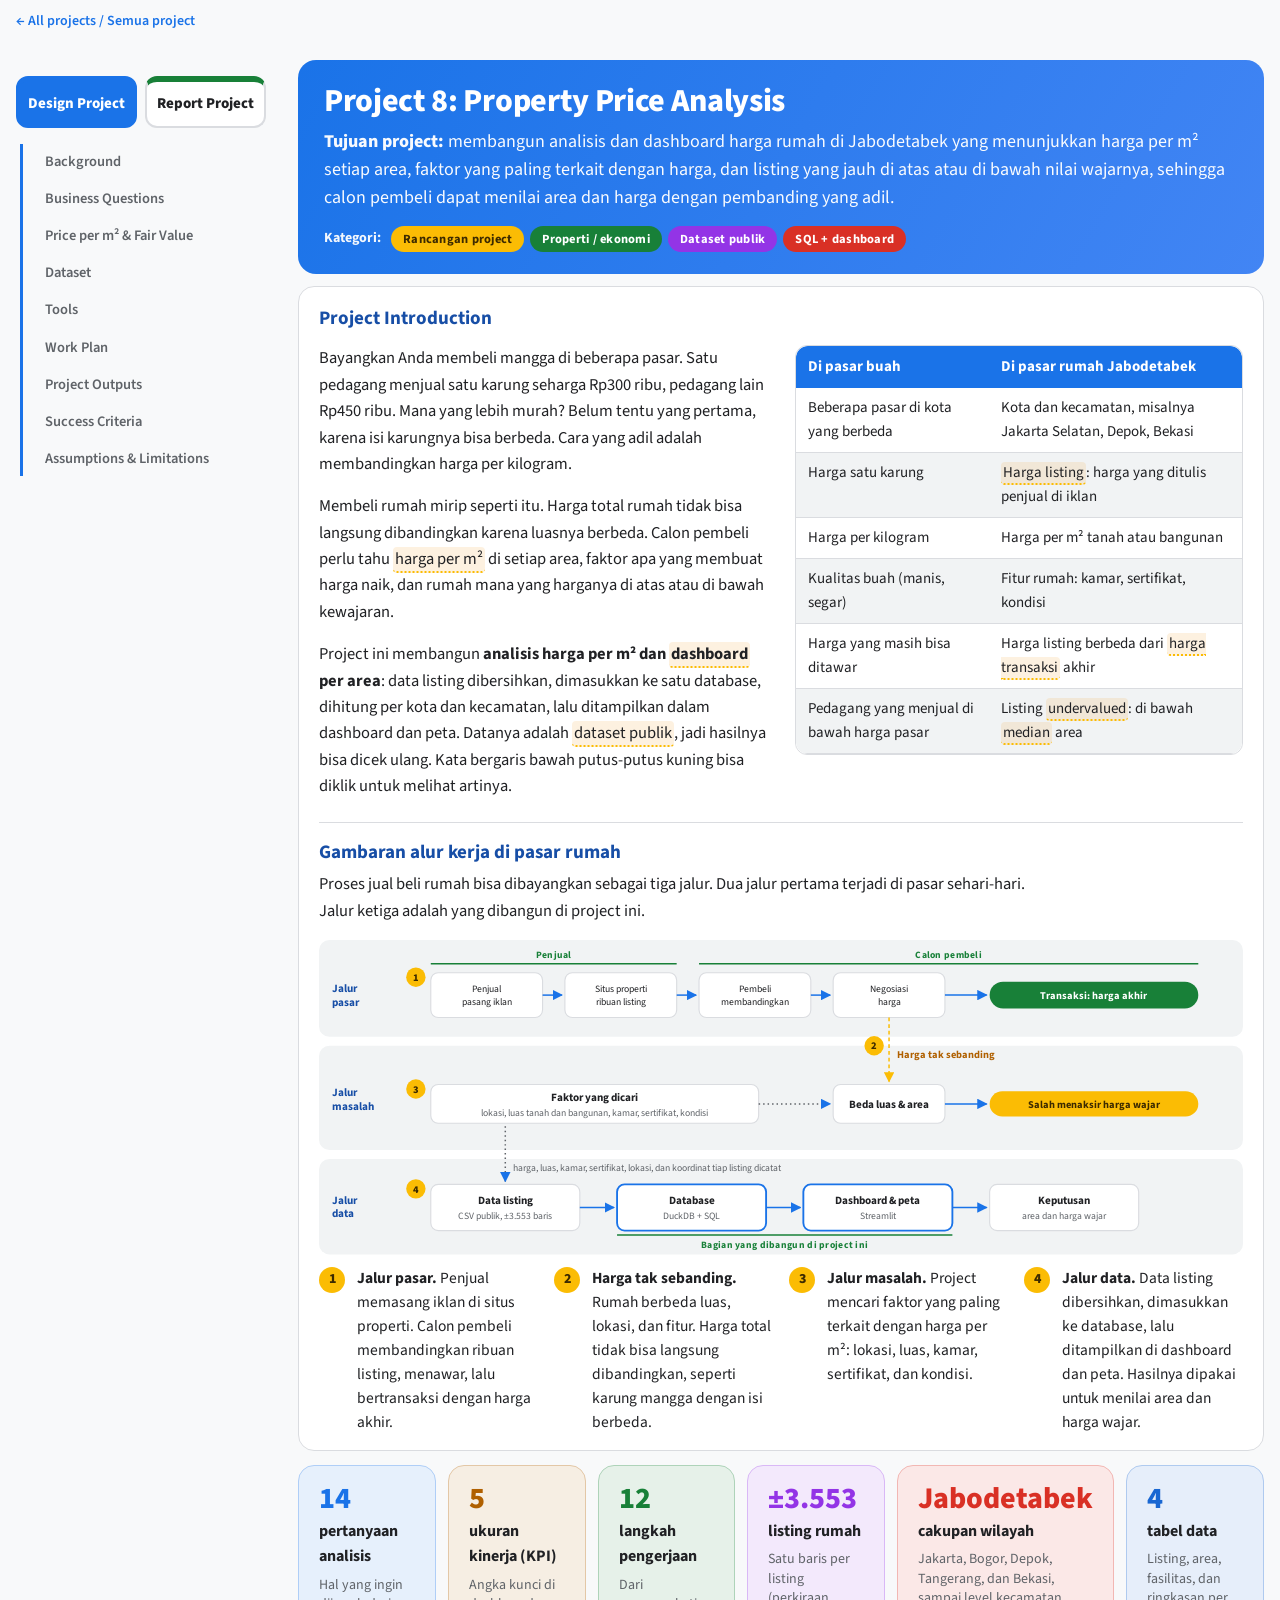
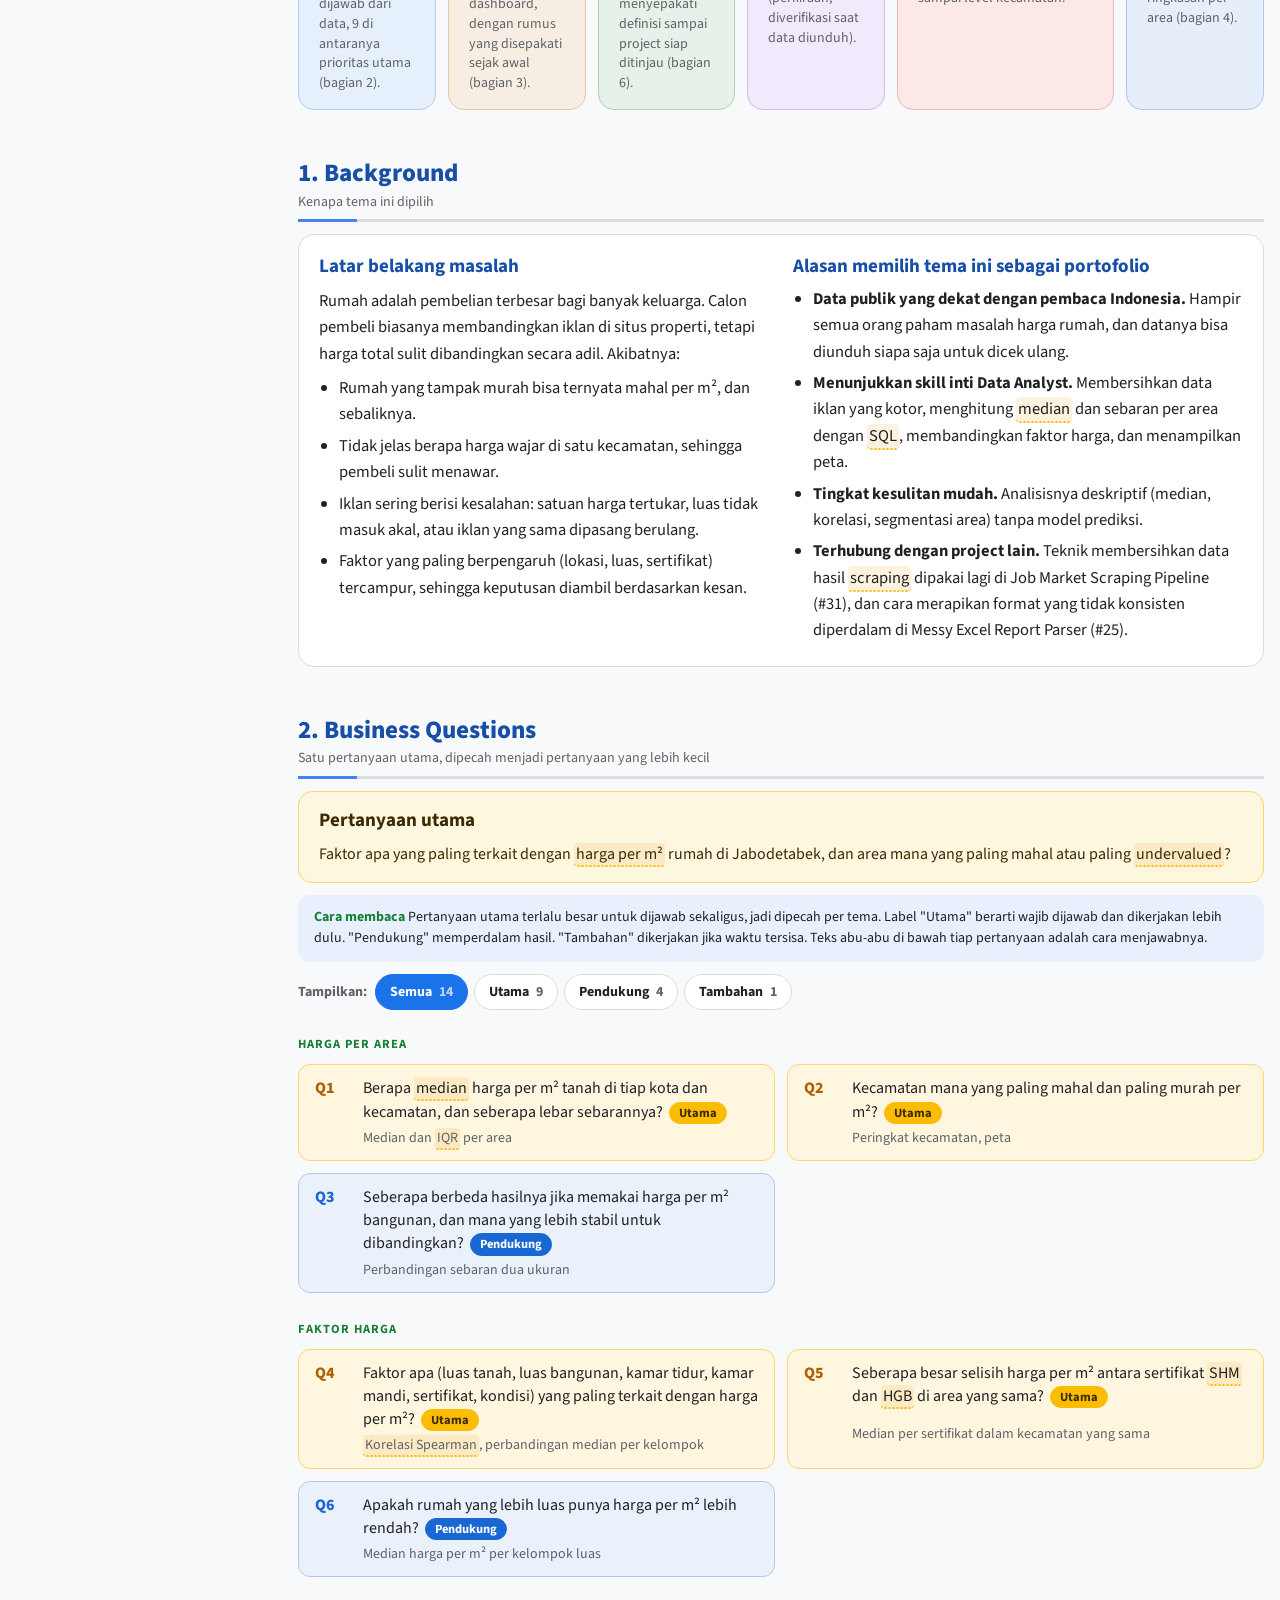
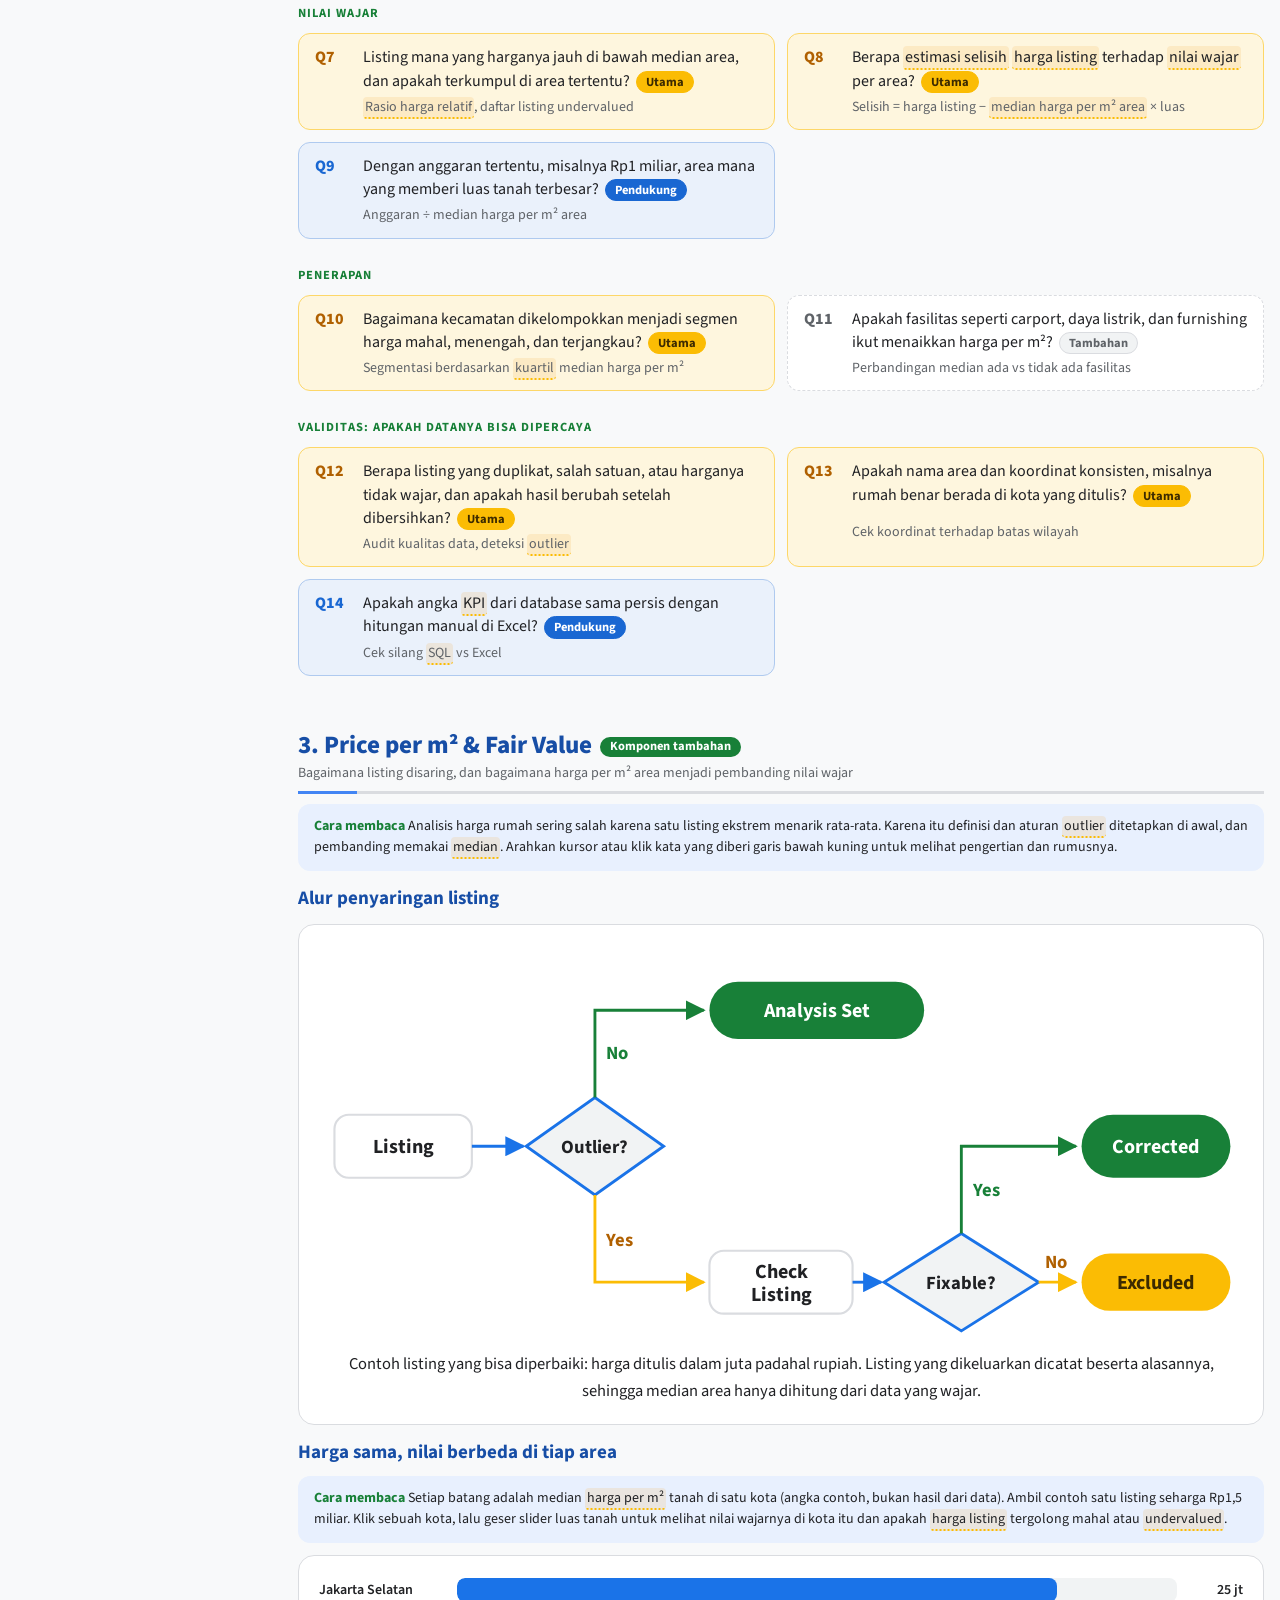
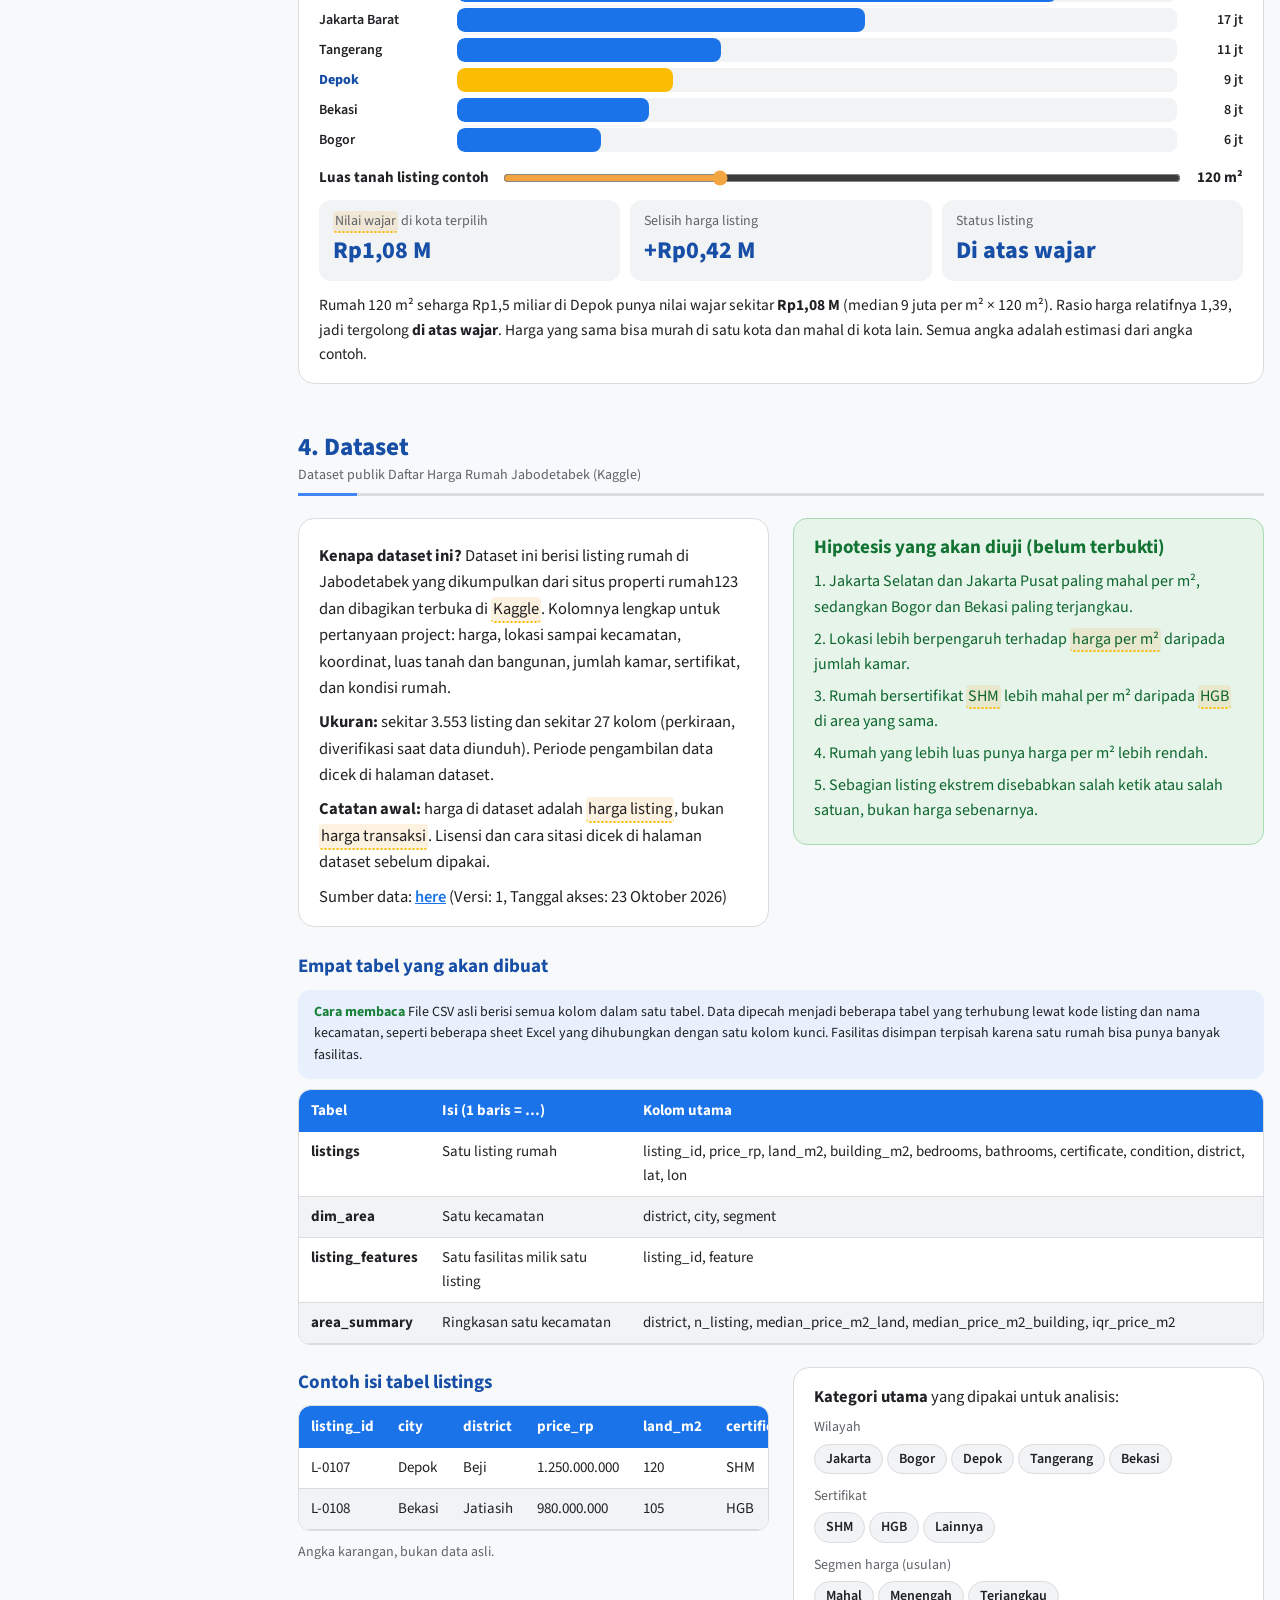
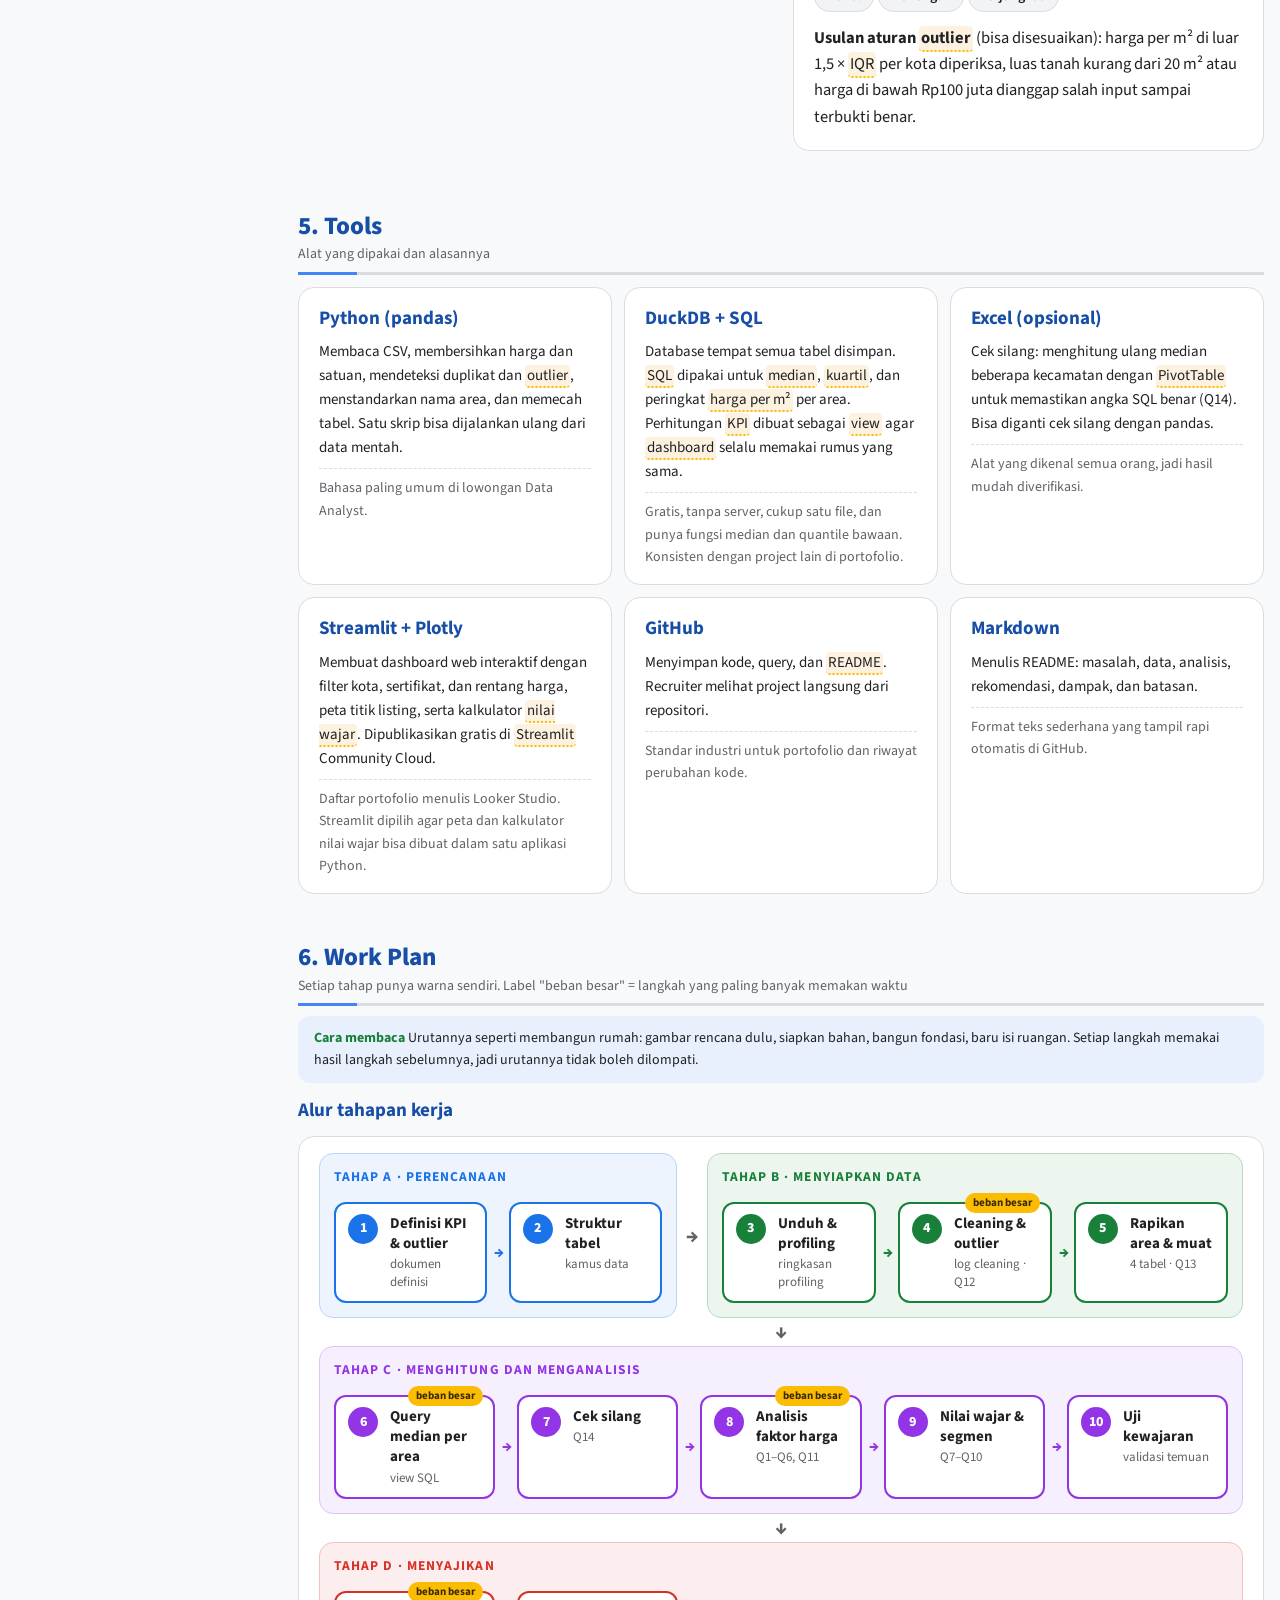
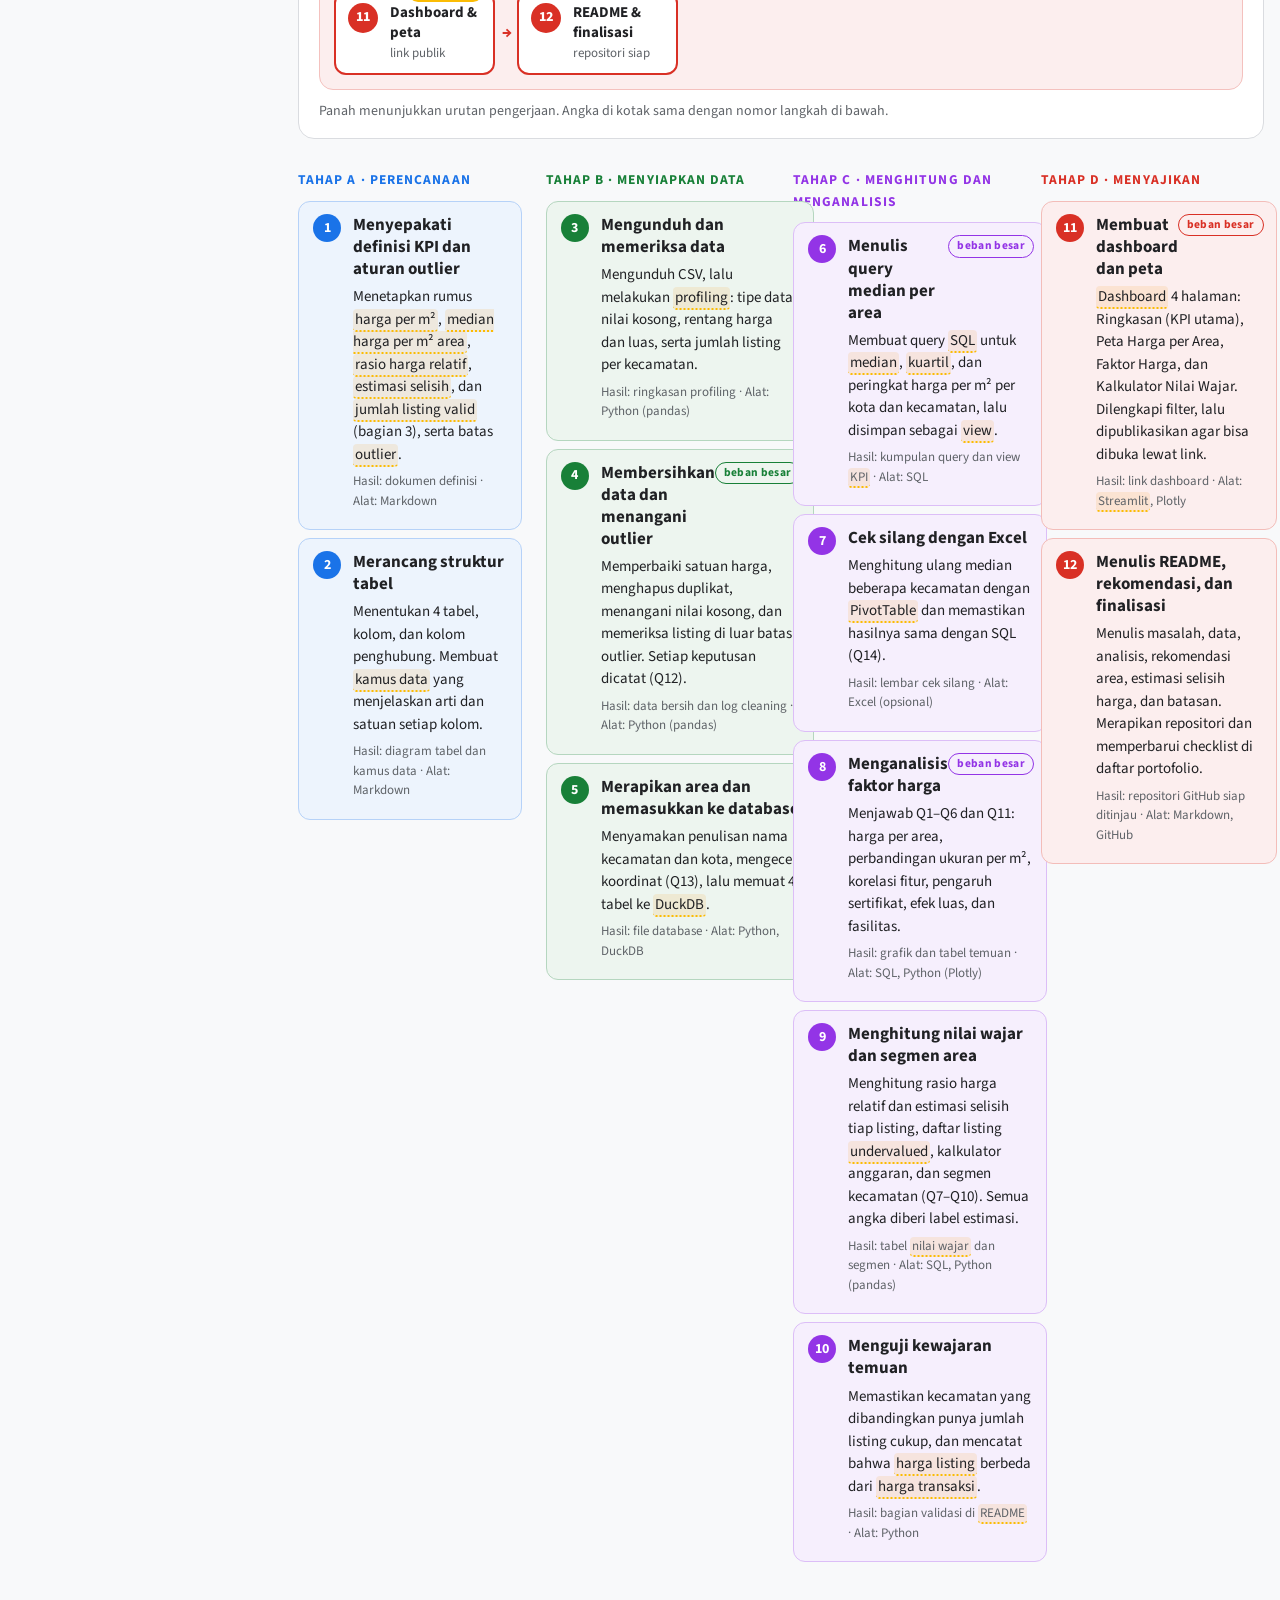
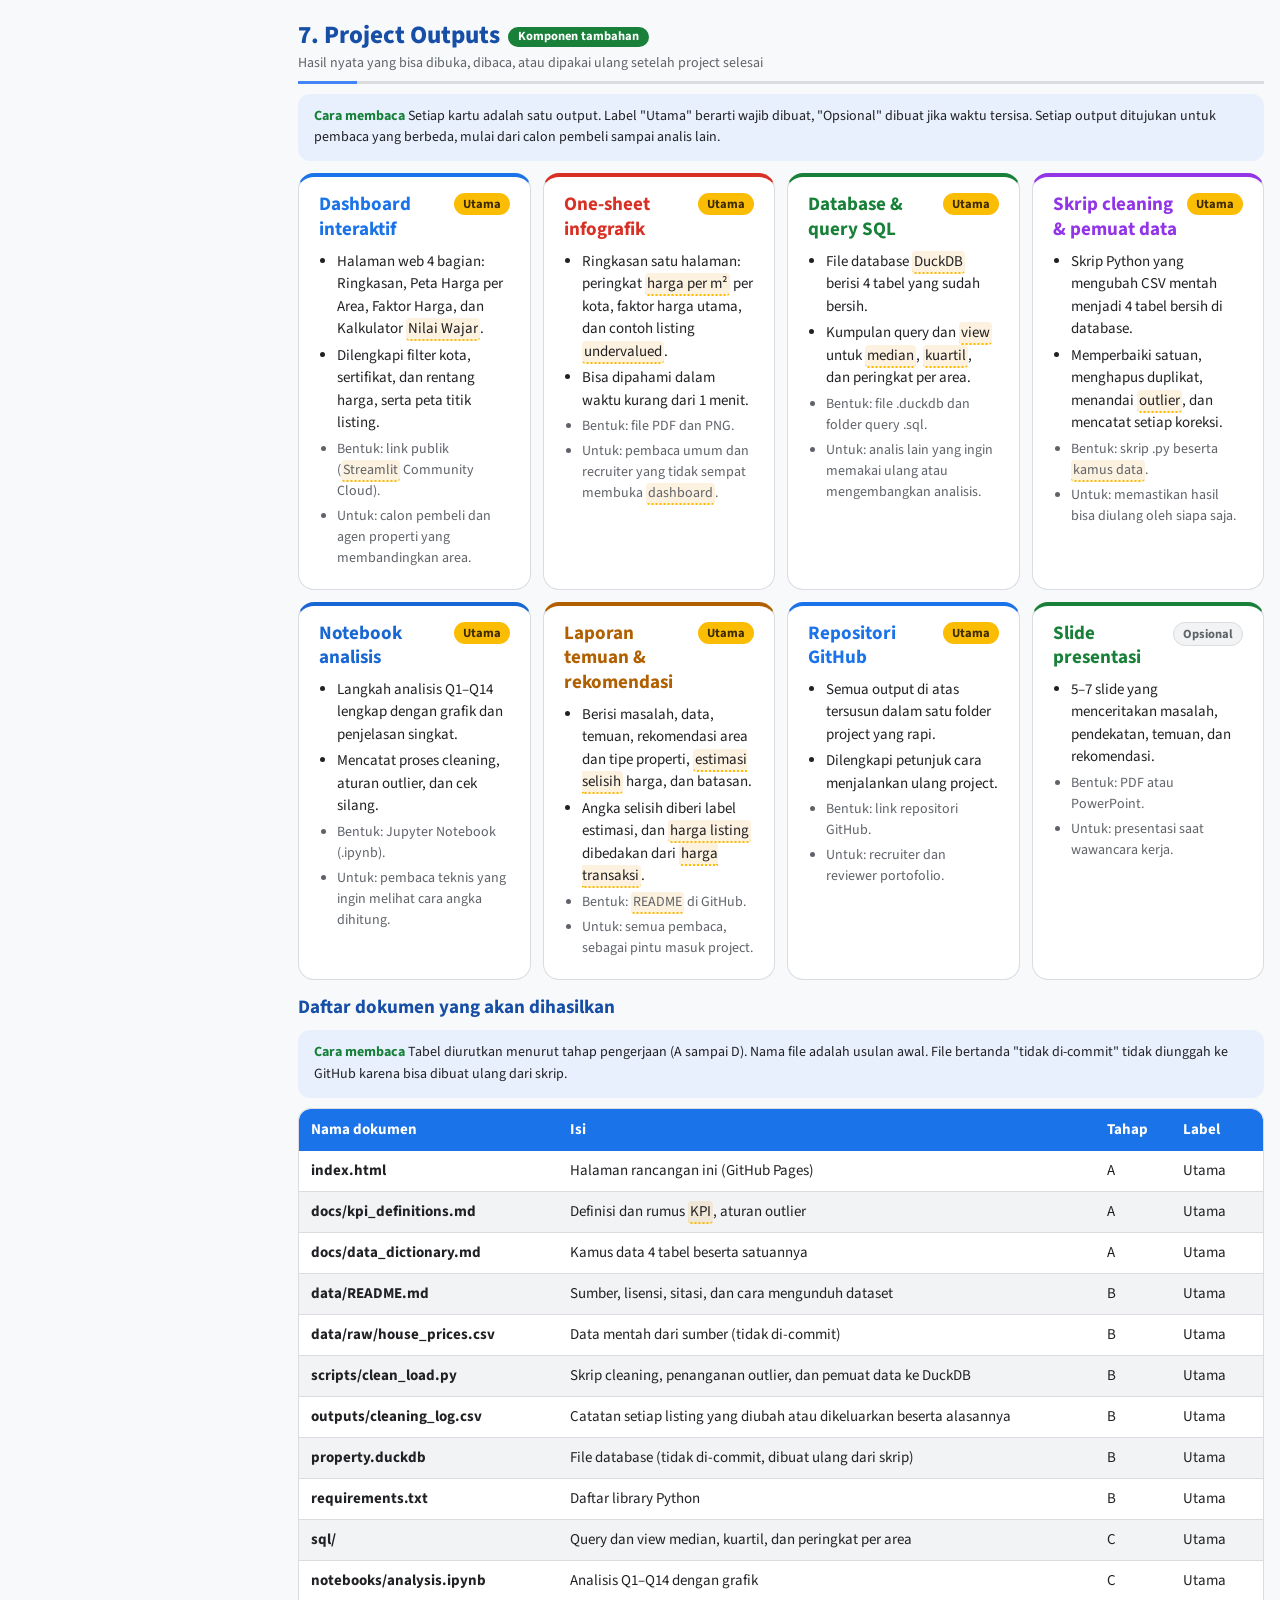
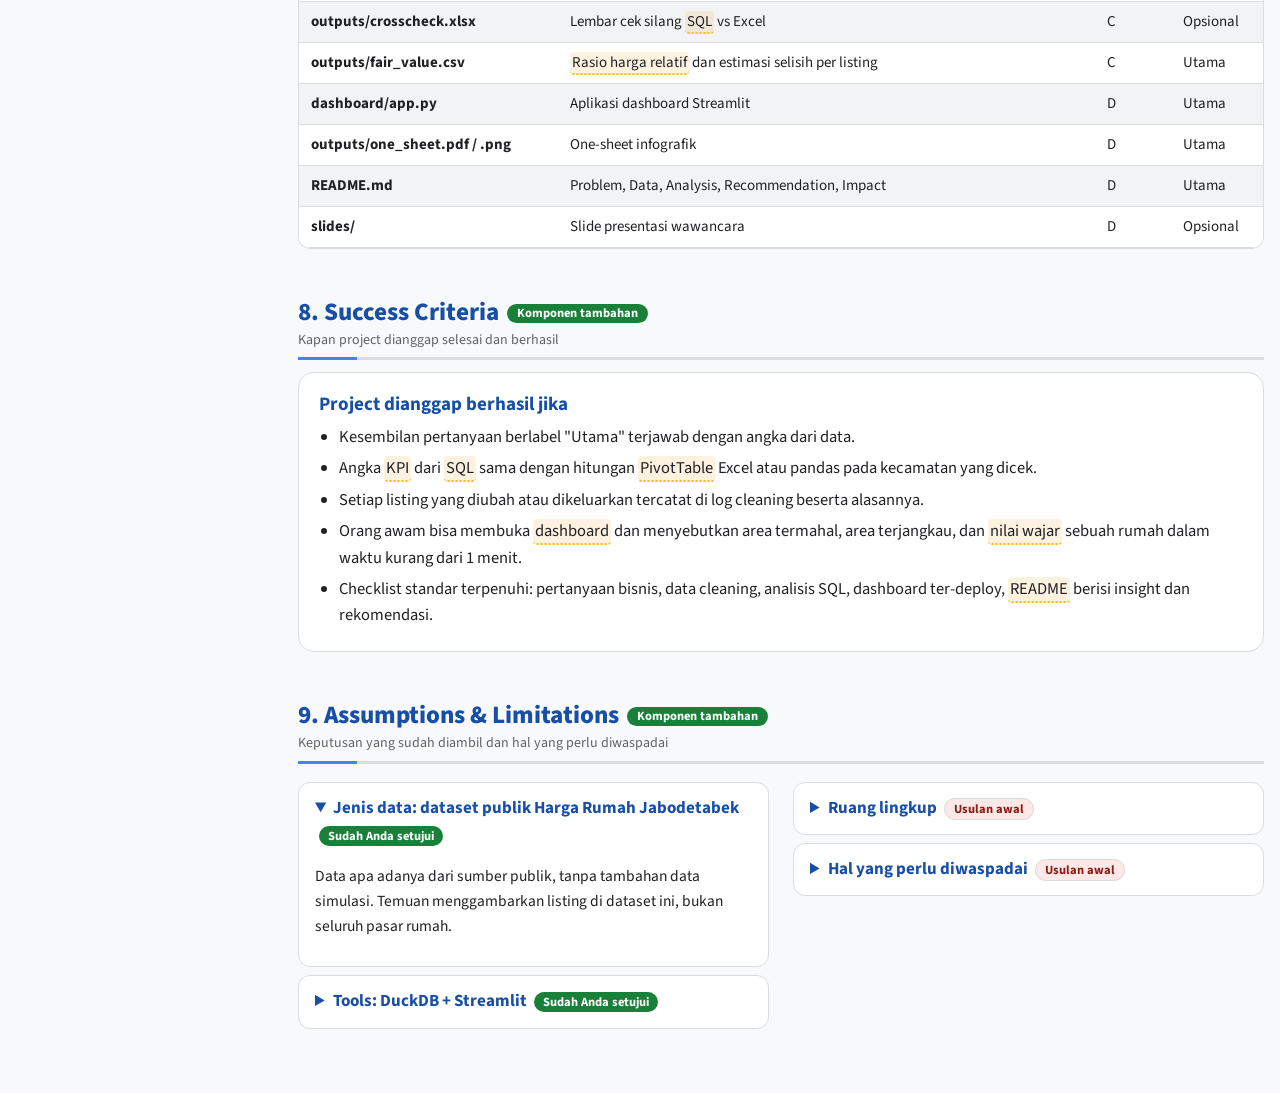
<file: index.html>
<!doctype html>
<html lang="id"><head><meta charset="utf-8">
<meta http-equiv="refresh" content="0; url=design-and-report/">
<title>Project 8: Property Price Analysis</title></head>
<body><script>location.replace("design-and-report/"+location.hash);</script>
<a href="design-and-report/">Buka halaman project</a></body></html>
</file>
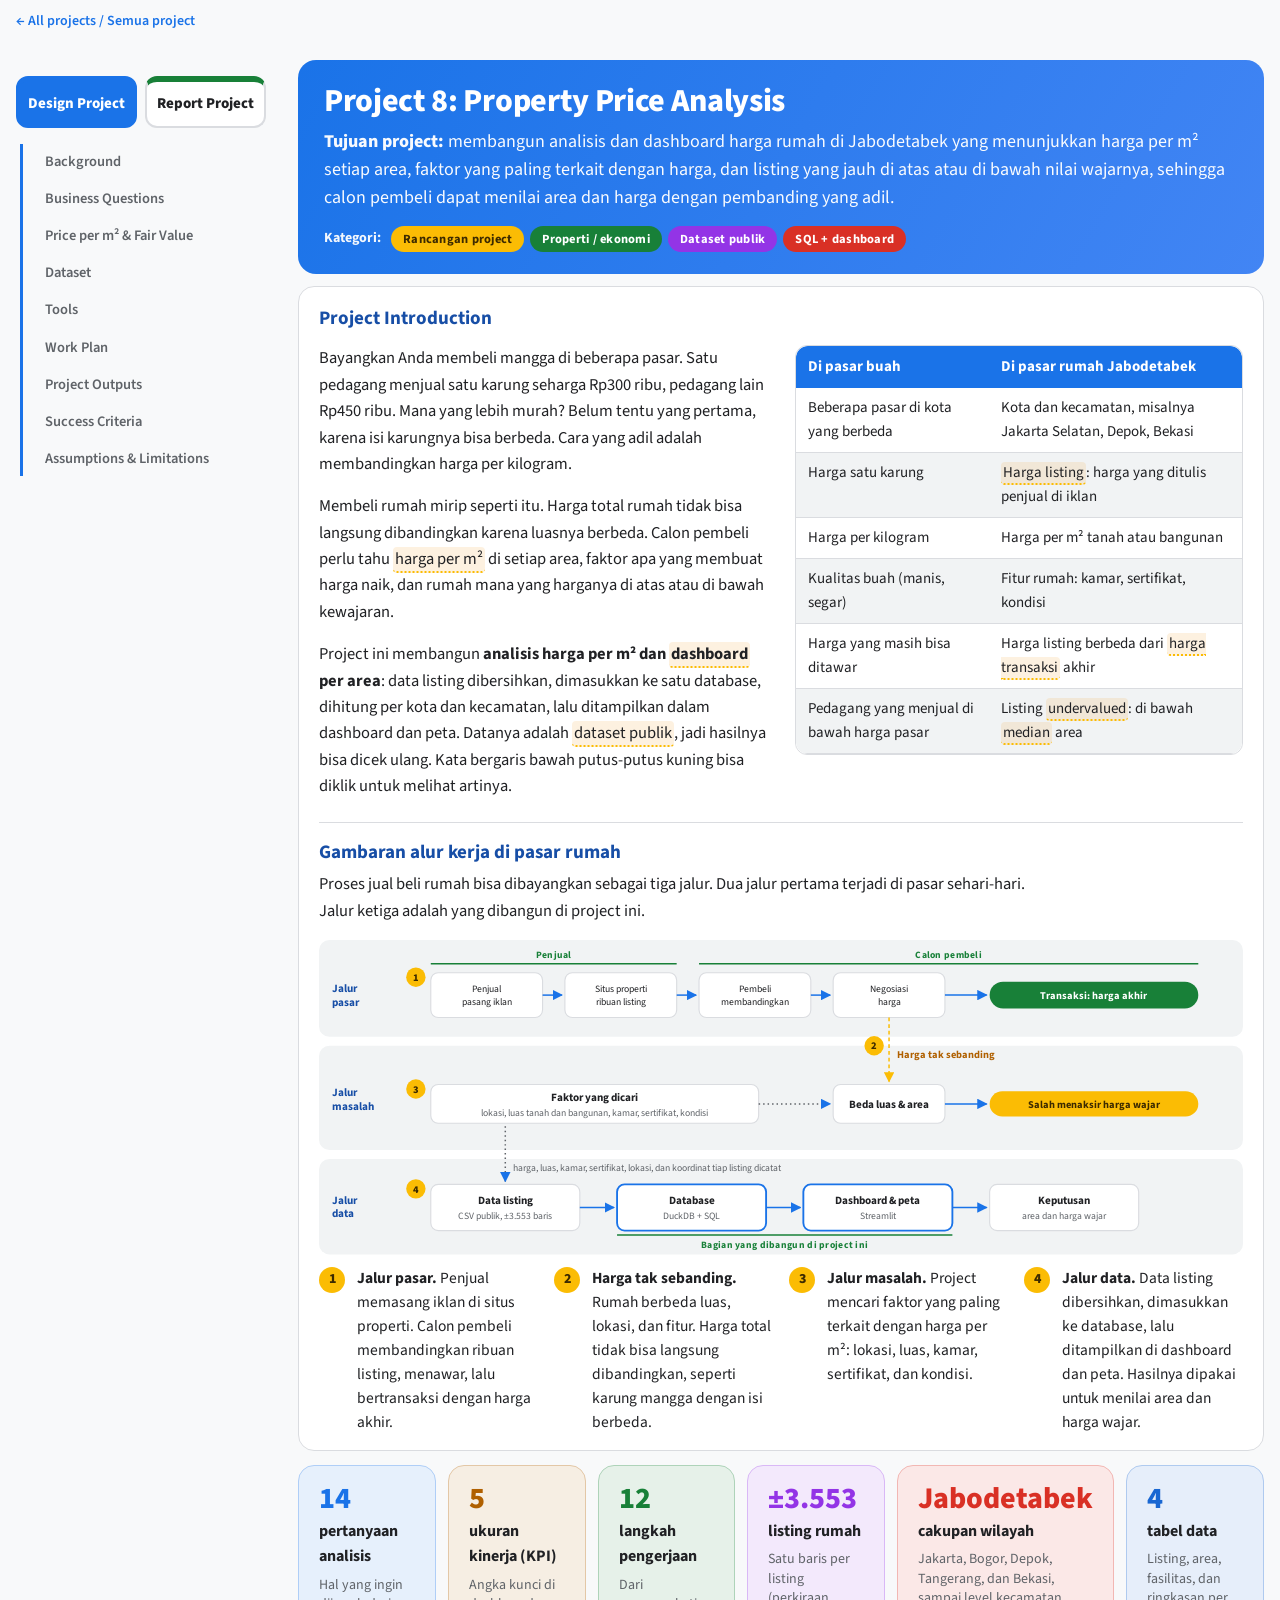
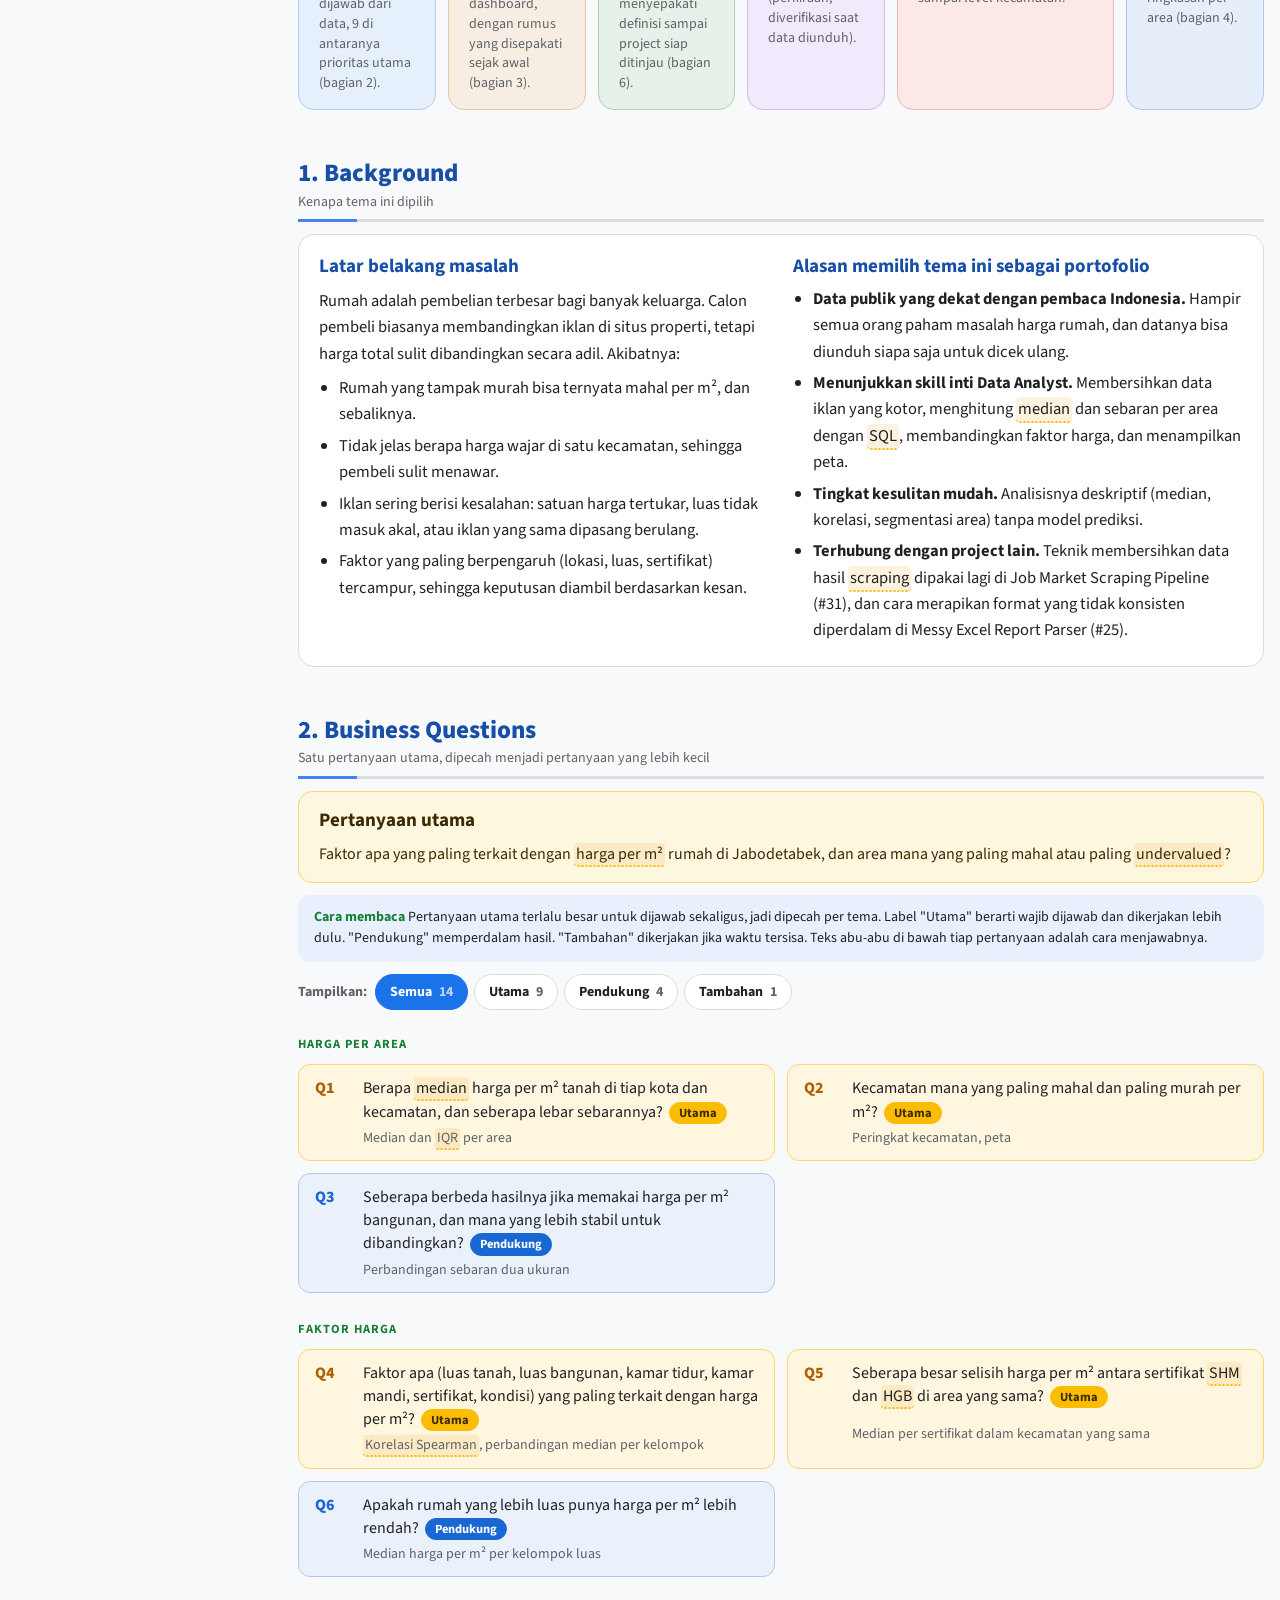
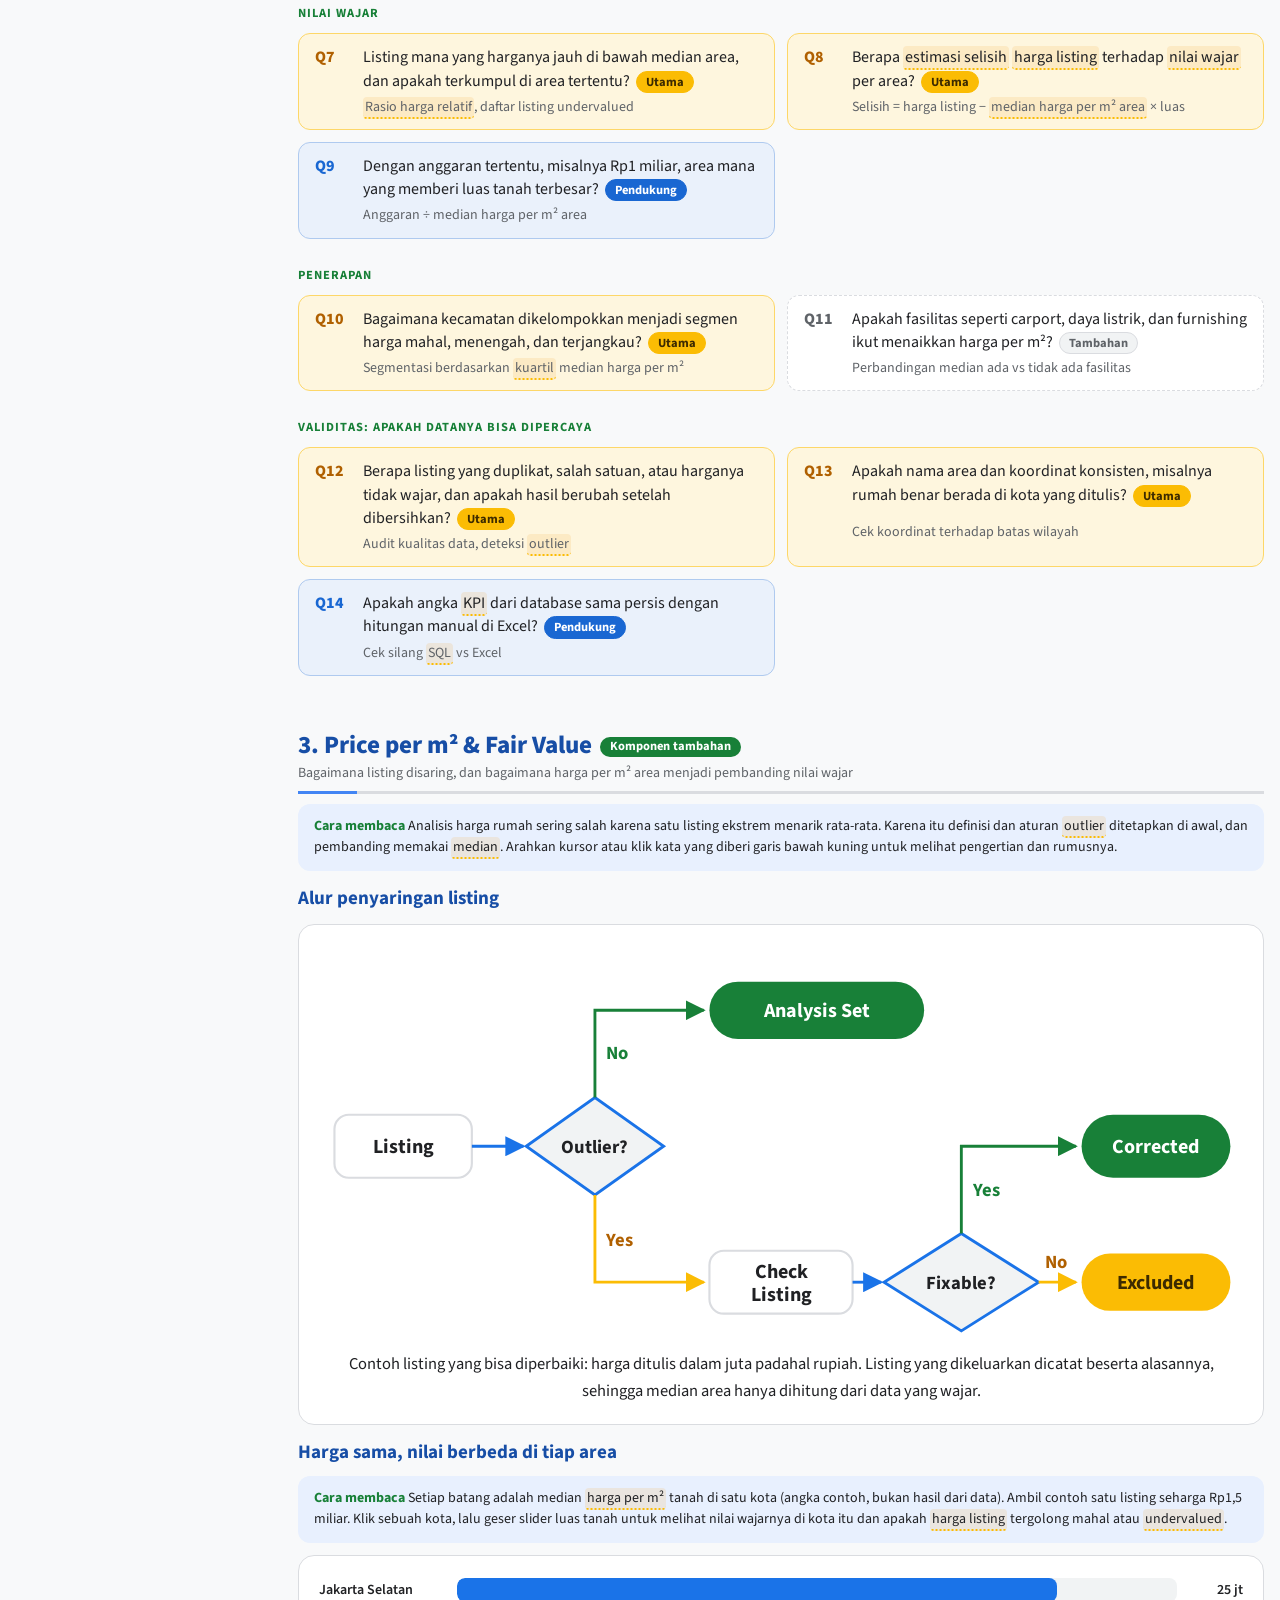
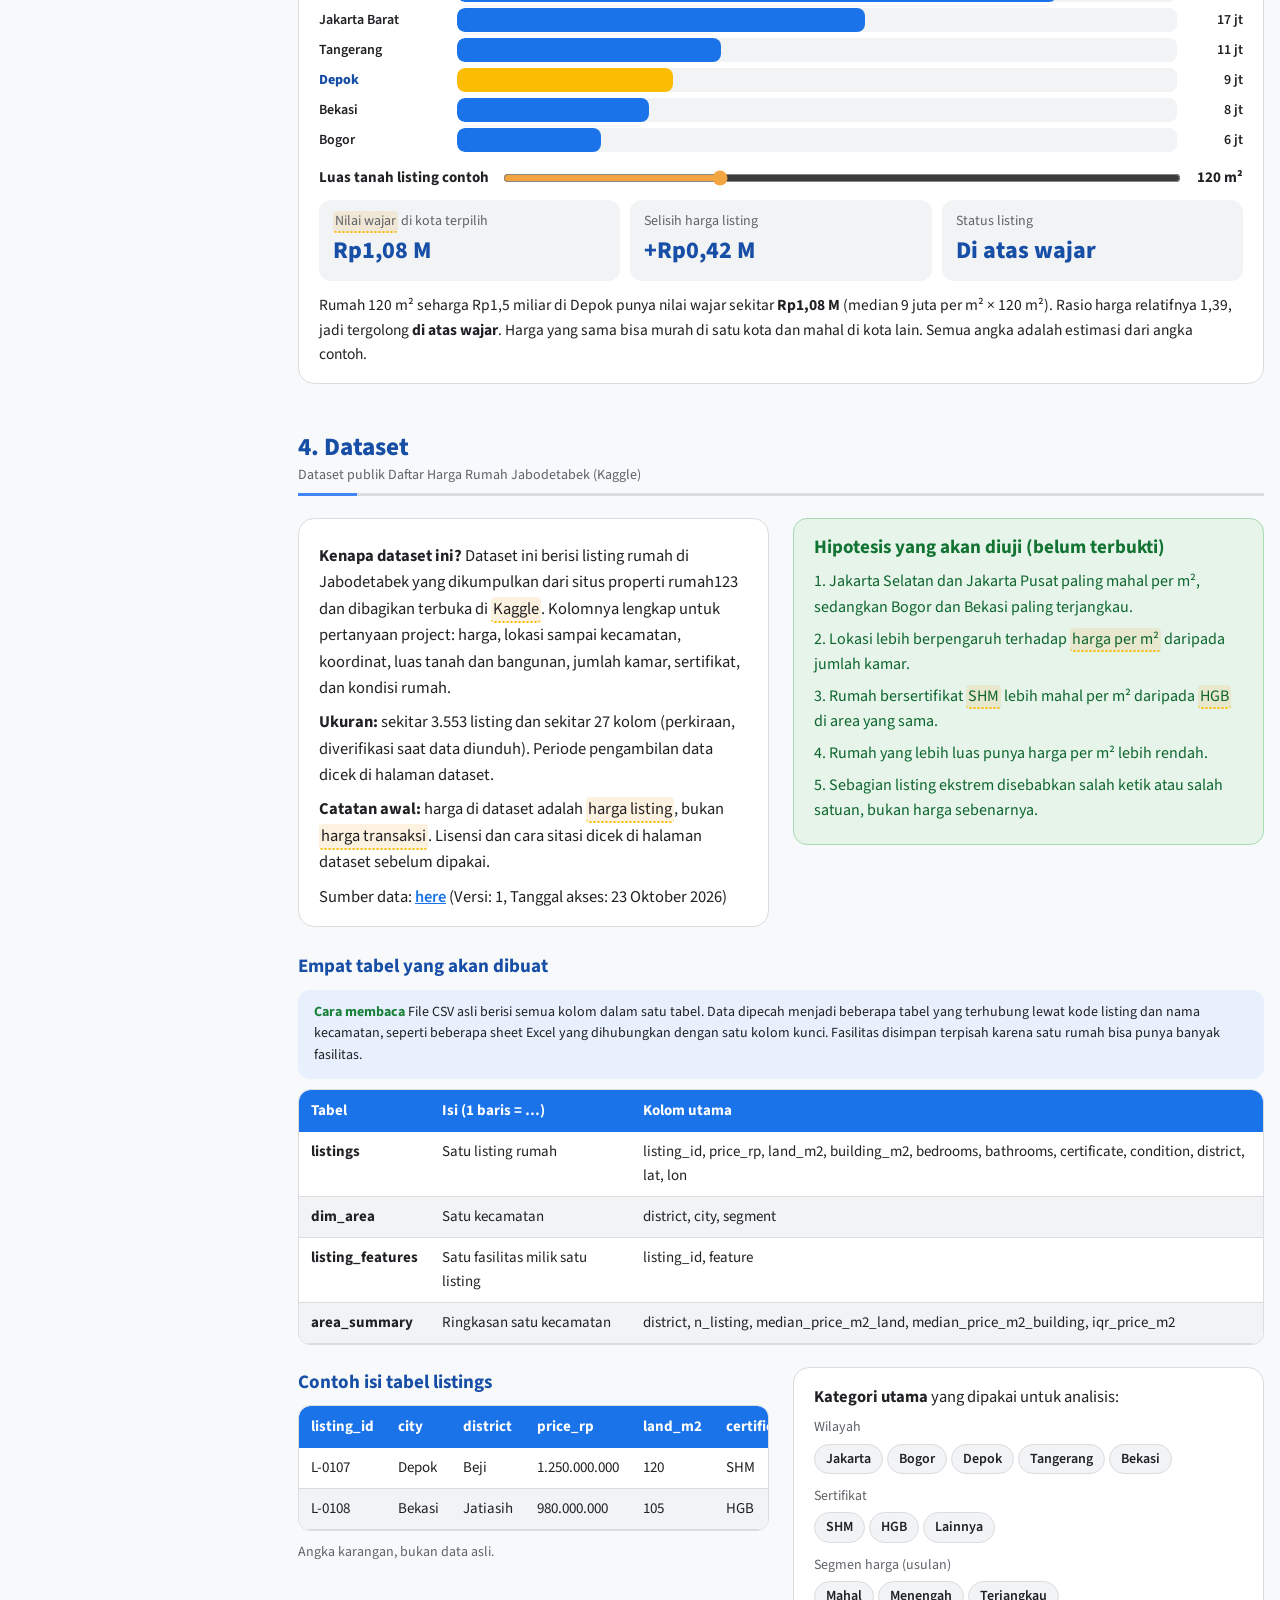
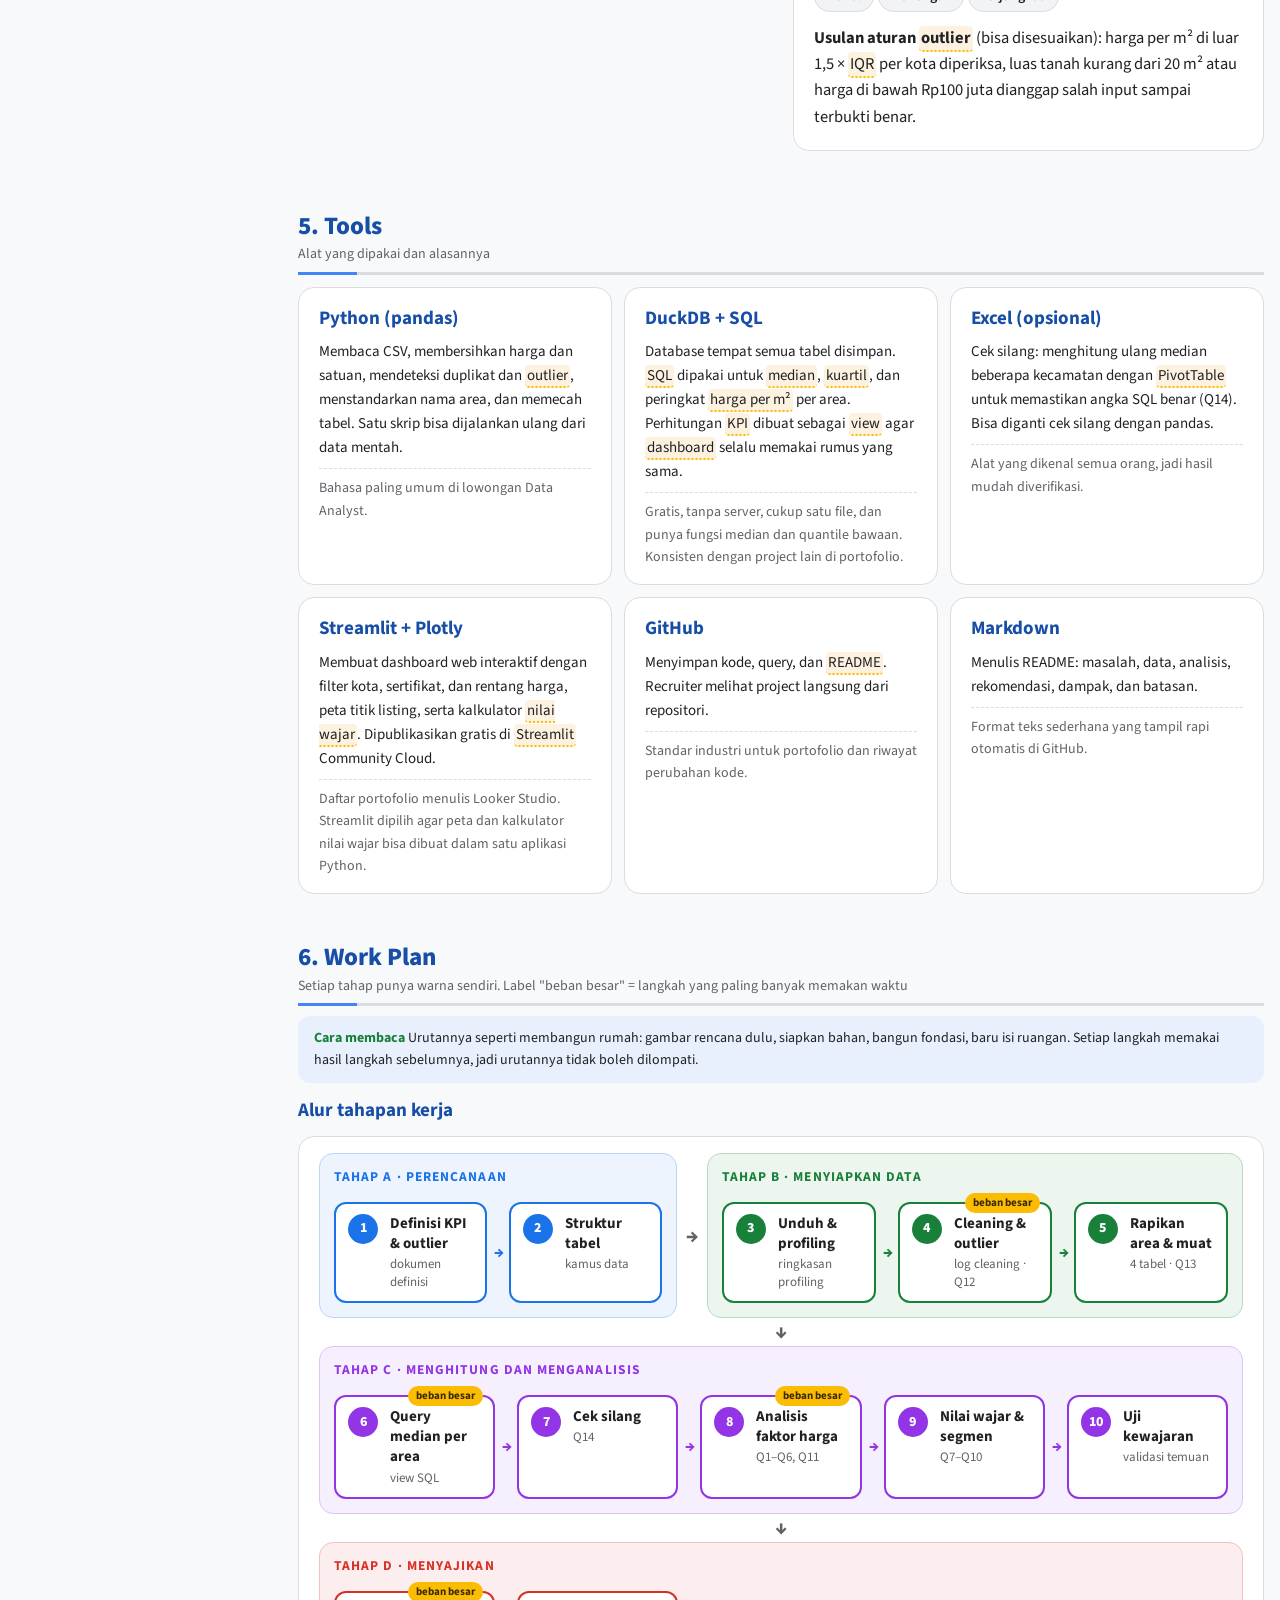
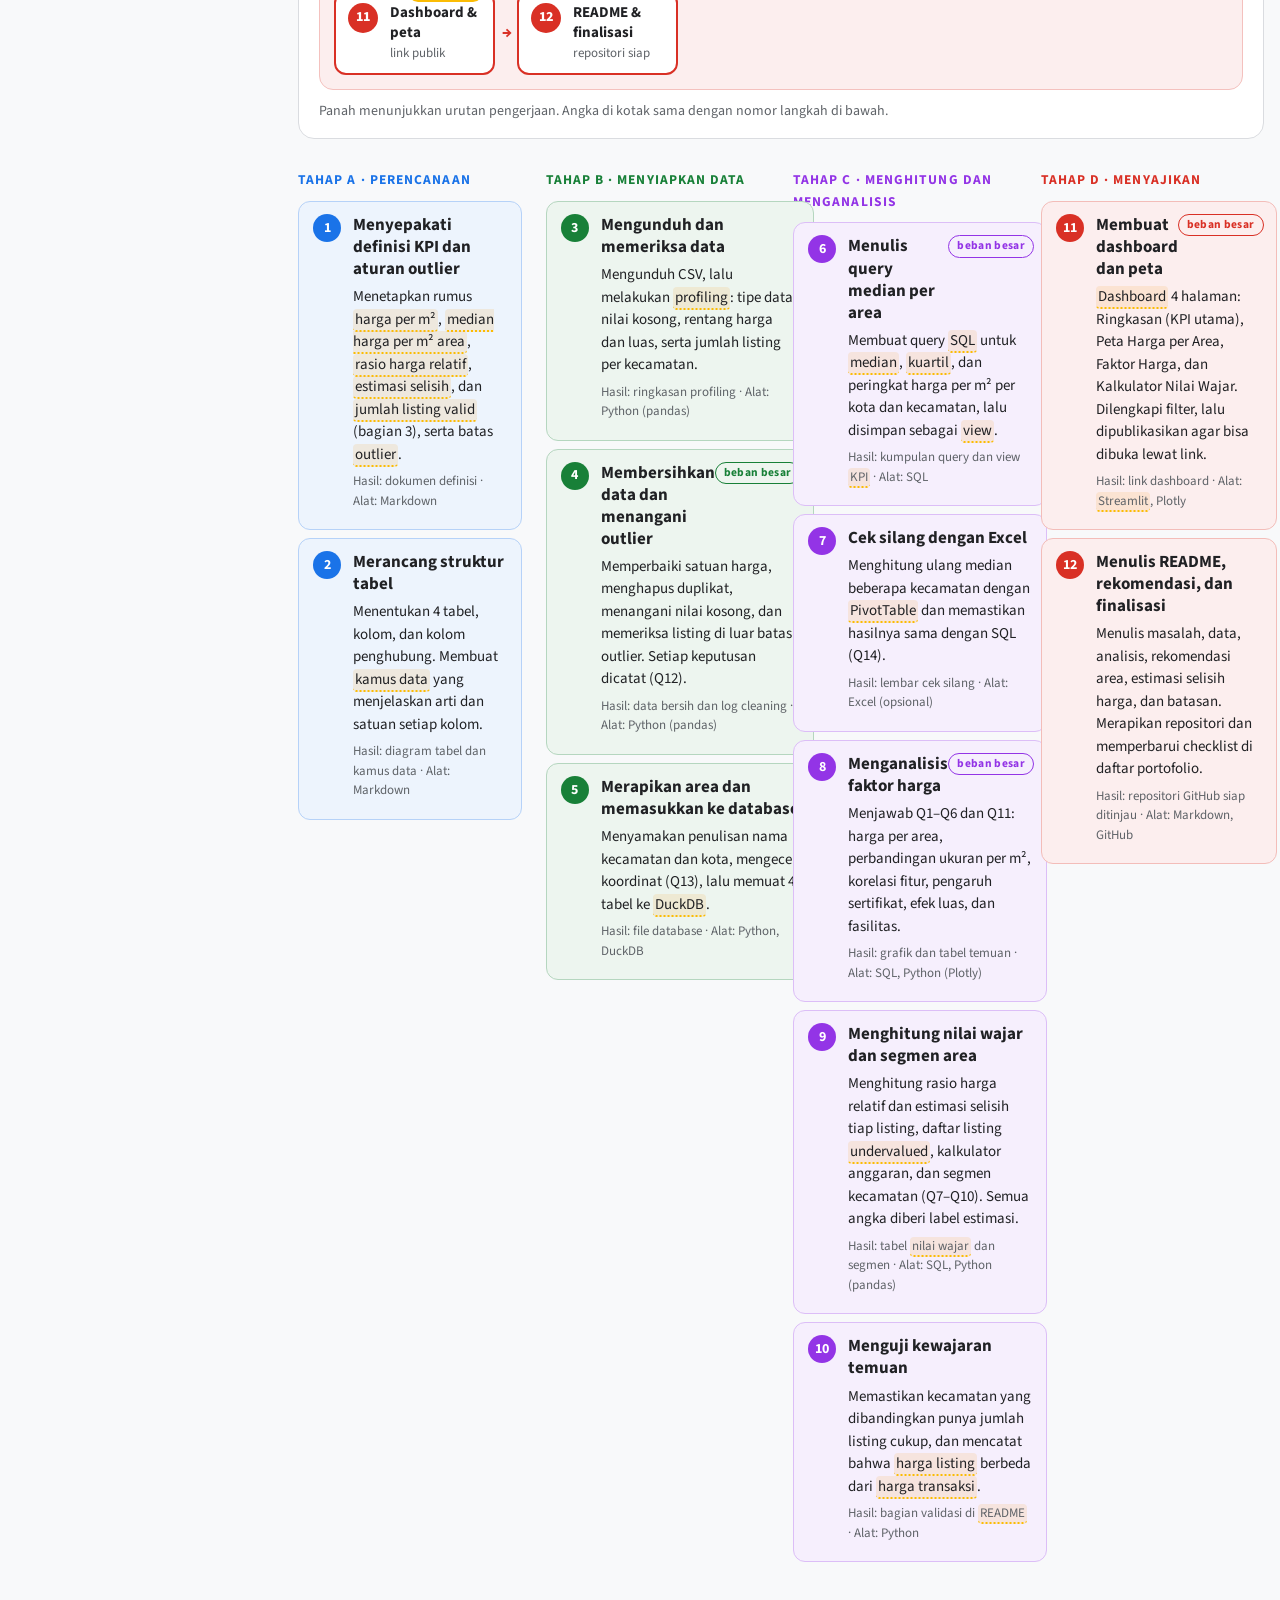
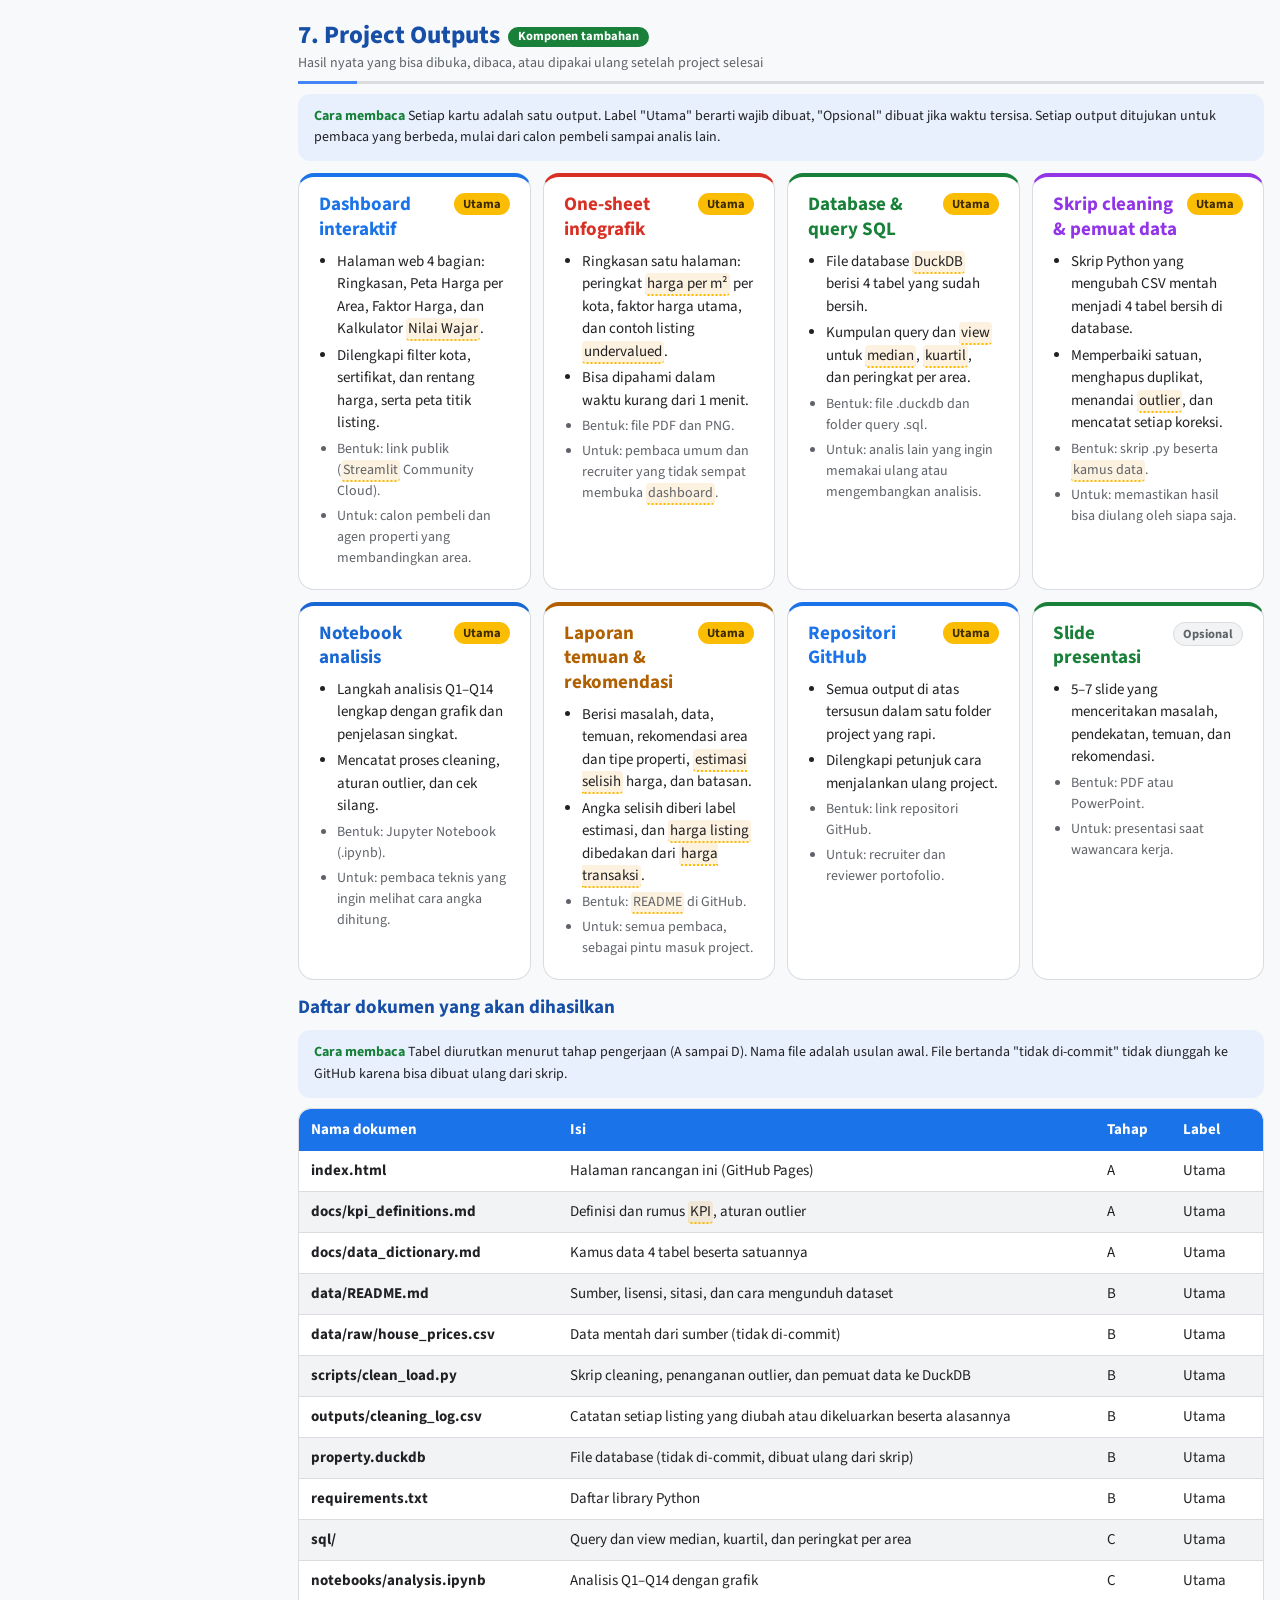
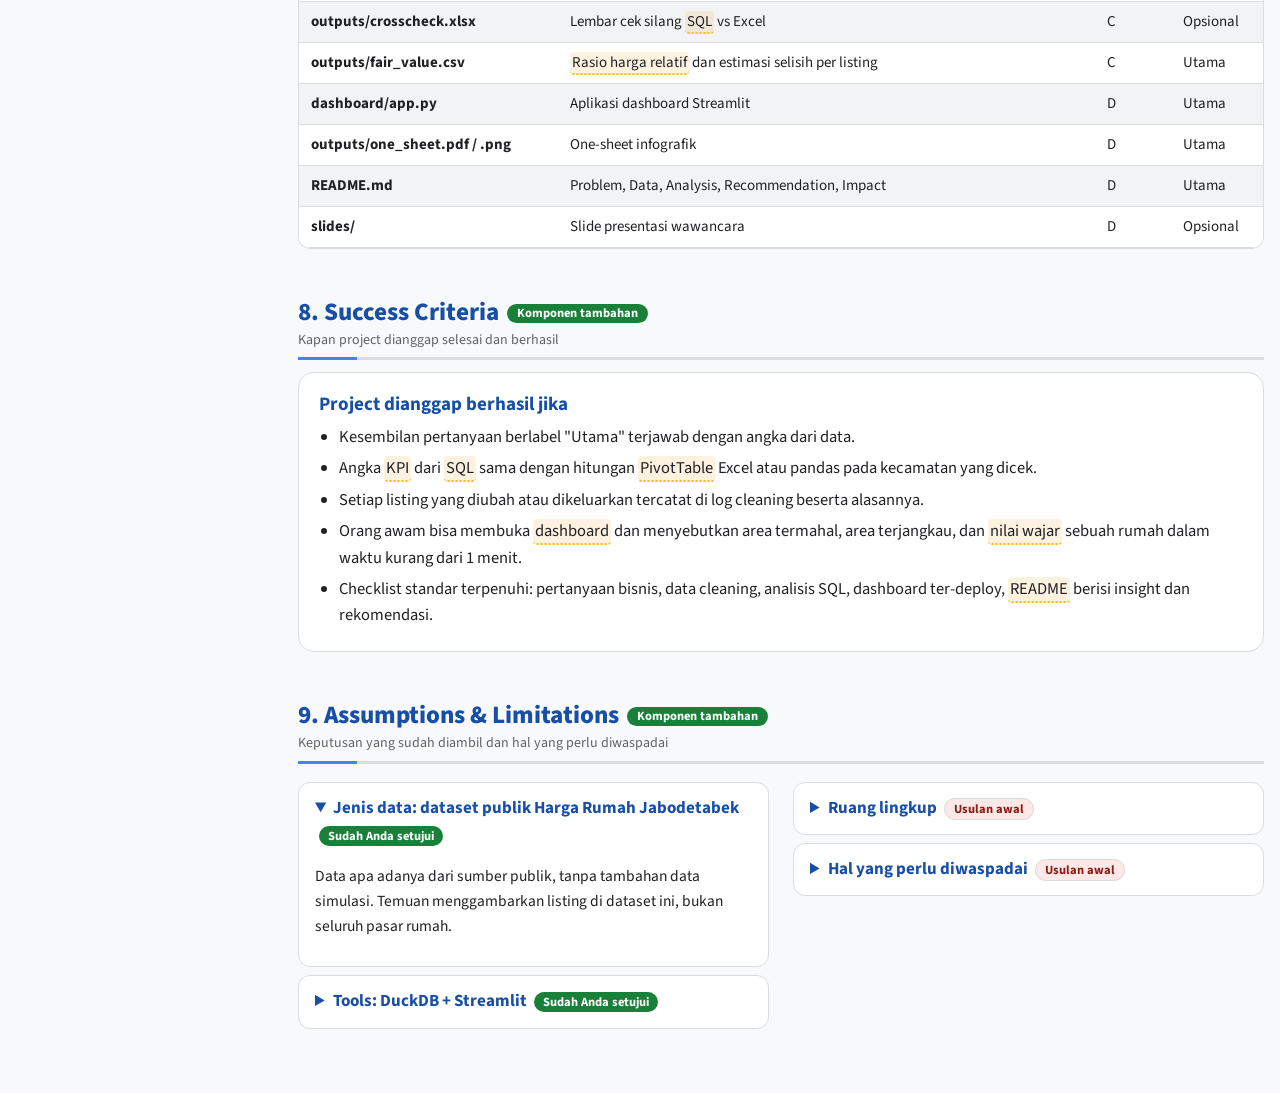
<file: design-and-report/index.html>
<!doctype html>
<html lang="id">
<head>
<meta charset="utf-8">
<meta name="viewport" content="width=device-width,initial-scale=1,viewport-fit=cover">
<title>Project 8: Property Price Analysis</title>
<meta name="claude:viewport-fit-sides" content="cover">
<meta name="description" content="Rancangan project portofolio Data Analyst: analisis harga rumah per m² di Jabodetabek, faktor harga, dan listing di atas atau di bawah nilai wajar, dengan SQL dan dashboard.">
<link rel="preconnect" href="https://fonts.googleapis.com"><link rel="preconnect" href="https://fonts.gstatic.com" crossorigin>
<link rel="stylesheet" href="https://fonts.googleapis.com/css2?family=Source+Sans+3:wght@400;600;700;800&display=swap">
<style>
/* Layout: tema terang ala Google (single theme, sengaja): latar putih keabuan, kartu putih;
   biru = struktur, kuning = penanda utama, hijau = info pendukung, merah = aksen.
   Skala huruf: H1 32 · H2 25 · H3 19 · body 16.5 · keterangan 14 · label 12.5 */
:root{color-scheme:light;
--bg:#F8F9FA;--card:#FFFFFF;--sub:#F1F3F4;--line:#DADCE0;
--ink:#202124;--head:#174EA6;--mut:#5F6368;
--navy:#1A73E8;--navy-ink:#FFFFFF;--teal:#188038;--amber:#FBBC04;--amber-ink:#3C2A00;--bar:#1A73E8;--soft:#E8F0FE;
--gb:#4285F4;--gr:#EA4335;--gy:#FBBC04;--gg:#34A853;
--navyH:#1A73E8;--amberH:#B06000;--tealH:#188038;--plumH:#9334E6;--roseH:#D93025;--skyH:#1967D2;--onph:#fff;
--f:"Source Sans 3",Calibri,Carlito,"Segoe UI",Arial,sans-serif;
--h1:clamp(26px,2.6vw,32px);--h2:clamp(21px,2vw,25px);--h3:19px;--body:16.5px;--small:14px;--label:12.5px}
[hidden]{display:none!important}
*{box-sizing:border-box}html{scroll-padding-top:64px;scroll-behavior:smooth}
body{margin:0;background:var(--bg);color:var(--ink);font:400 var(--body)/1.6 var(--f)}
body::before{content:"";position:fixed;inset:0 0 auto;height:env(safe-area-inset-top,0px);background:var(--bg);z-index:10}
main{max-width:880px;margin:0 auto;padding-block:16px 56px;padding-left:max(16px,env(safe-area-inset-left,0px));padding-right:max(16px,env(safe-area-inset-right,0px))}
b,strong{font-weight:700}
nav{position:sticky;top:env(safe-area-inset-top,0px);z-index:9;background:var(--bg);padding:8px 0;display:flex;gap:6px;overflow-x:auto}
nav a{flex:none;background:var(--card);border:1px solid var(--line);color:var(--ink);text-decoration:none;border-radius:999px;padding:6px 14px;font-size:var(--small);font-weight:600}
nav a:hover,nav a:focus-visible{background:var(--amber);border-color:var(--amber);color:var(--amber-ink);outline:none}
.banner{background:var(--navy);color:var(--navy-ink);border-radius:18px;padding:22px 26px}
.banner h1{margin:0 0 8px;font-size:var(--h1);font-weight:800;line-height:1.2;text-wrap:balance;letter-spacing:-.01em}.banner p{margin:0;font-size:18px;line-height:1.55;opacity:.97}.banner .goal b{font-weight:800}
.tags{display:flex;gap:6px;flex-wrap:wrap;margin-top:14px}
.tags{align-items:center}.tlab{font-size:var(--small);font-weight:700;margin-right:4px;opacity:.95}
.tag{border-radius:999px;padding:3px 12px;font-size:var(--label);font-weight:700;background:rgba(255,255,255,.2);letter-spacing:.02em}.tag.a{background:var(--amber);color:var(--amber-ink)}
.card{border-radius:16px;padding:16px 20px;background:var(--card);border:1px solid var(--line);margin:12px 0}
.card p{margin:8px 0}
h2{font-size:var(--h2);font-weight:800;color:var(--head);margin:48px 0 10px;padding-bottom:8px;border-bottom:2px solid var(--line);line-height:1.25;text-wrap:balance}
h2 small{display:block;font-size:var(--small);font-weight:400;color:var(--mut);margin-top:4px}
h3{font-size:var(--h3);font-weight:700;color:var(--head);margin:16px 0 6px;line-height:1.3}
.card h3:first-child,.card>div>h3:first-child{margin-top:4px}
.add{display:inline-block;vertical-align:middle;margin-left:8px;border-radius:999px;padding:2px 10px;font-size:var(--label);font-weight:700;background:var(--teal);color:#fff}
.how{background:var(--soft);border-radius:12px;padding:12px 16px;margin:10px 0;font-size:var(--small);line-height:1.55;color:var(--ink)}.how::before{content:"Cara membaca ";font-weight:700;color:var(--teal)}
.callout{border-radius:14px;padding:14px 20px;margin:12px 0;font-size:16px}.callout h4{margin:0 0 6px;font-size:var(--h3);font-weight:700}.callout p{margin:6px 0}
.callout.a{background:var(--amber);color:var(--amber-ink)}.callout.g{background:var(--teal);color:#fff}
.kpis{display:grid;grid-template-columns:repeat(3,1fr);gap:12px;margin:14px 0}.kpis .card{margin:0}
.kpi .v{font-size:30px;font-weight:800;display:block;line-height:1.15;color:var(--head);font-variant-numeric:tabular-nums}.kpi .l{display:block;font-weight:700;font-size:16px;margin-top:2px}.kpi .d{display:block;font-size:var(--small);line-height:1.4;margin-top:6px;color:var(--mut)}
.kpi.t{background:var(--teal);border-color:var(--teal);color:#fff}.kpi.am{background:var(--amber);border-color:var(--amber);color:var(--amber-ink)}
.kpi.t .v,.kpi.t .d,.kpi.am .v,.kpi.am .d{color:inherit}
table{border-collapse:collapse;width:100%;font-size:15px;background:var(--card);border-radius:12px;overflow:hidden}
th{background:var(--navy);color:var(--navy-ink);padding:9px 12px;text-align:left;vertical-align:top;font-weight:700}
td{padding:8px 12px;border-bottom:1px solid var(--line);vertical-align:top}
tr:nth-child(odd) td{background:var(--sub)}
.scroll{overflow-x:auto;border:1px solid var(--line);border-radius:12px;margin:10px 0}
.q{background:var(--card);border:1px solid var(--line);border-radius:12px;padding:12px 16px;margin:6px 0;display:grid;grid-template-columns:40px 1fr;gap:4px 8px;font-size:16px;line-height:1.45}
.q .id{font-weight:800;color:var(--head)}.q .m{grid-column:2;font-size:var(--small);color:var(--mut)}
.pri{display:inline-block;border-radius:999px;padding:1px 9px;font-size:var(--label);font-weight:700;margin-left:6px;background:var(--sub);border:1px solid var(--line);color:var(--mut)}.pri.M{background:var(--amber);border-color:var(--amber);color:var(--amber-ink)}.pri.S{background:var(--navy);border-color:var(--navy);color:#fff}
.theme{font-size:var(--label);font-weight:700;color:var(--teal);margin:20px 0 4px;text-transform:uppercase;letter-spacing:.08em}
.flow{display:flex;flex-wrap:wrap;align-items:center;gap:6px;margin:8px 0}
.flow span{border-radius:999px;padding:5px 12px;font-size:var(--small);font-weight:700;background:var(--sub);border:1px solid var(--line)}
.flow span.ng{background:var(--amber);border-color:var(--amber);color:var(--amber-ink)}.flow span.ok{background:var(--teal);border-color:var(--teal);color:#fff}.flow i{font-style:normal;color:var(--mut);font-size:var(--small)}
.row{display:flex;align-items:center;gap:8px;margin:6px 0;width:100%;font:inherit;font-size:var(--small);color:var(--ink);background:none;border:0;padding:0;cursor:pointer;text-align:left}
.row .n{width:96px;flex:none;font-weight:600}.row .tr{flex:1;background:var(--sub);border-radius:8px;height:24px;position:relative;overflow:hidden}
.row .b{position:absolute;left:0;top:0;bottom:0;border-radius:8px;background:var(--bar);transition:width .25s}
.row.sel .b{background:var(--amber)}.row.sel .n{color:var(--head);font-weight:800}
.row .c{width:58px;text-align:right;flex:none;font-variant-numeric:tabular-nums;font-weight:600}
.row:focus-visible{outline:3px solid var(--amber);outline-offset:2px;border-radius:8px}
.ctl{display:flex;align-items:center;gap:12px;margin:14px 0 10px;font-weight:700;font-size:15px}.ctl input{flex:1;accent-color:#F2A541}.ctl output{min-width:48px;text-align:right}
.res{display:grid;grid-template-columns:repeat(3,1fr);gap:10px;margin-top:10px}.res div{background:var(--sub);border-radius:12px;padding:10px 14px;font-size:var(--small);color:var(--mut)}.res b{display:block;font-size:24px;font-weight:800;color:var(--head);font-variant-numeric:tabular-nums}
.steps{counter-reset:s;display:grid;gap:8px;margin:10px 0;padding:0;list-style:none}
.steps li{background:var(--card);border:1px solid var(--line);border-radius:12px;padding:12px 14px 12px 54px;position:relative}
.steps li::before{counter-increment:s;content:counter(s);position:absolute;left:14px;top:12px;width:28px;height:28px;border-radius:50%;background:var(--navy);color:#fff;font-weight:700;display:grid;place-items:center;font-size:14px}
.steps li.L::before{background:var(--amber);color:var(--amber-ink)}
.steps b.t{display:block;font-size:17px;color:var(--head);line-height:1.3}.steps p{margin:6px 0;font-size:15px;line-height:1.5}.steps .meta{font-size:13px;color:var(--mut)}
.phase{font-size:var(--label);font-weight:700;color:var(--teal);margin:18px 0 0;text-transform:uppercase;letter-spacing:.08em}
.tools{display:grid;grid-template-columns:repeat(2,1fr);gap:12px;margin:12px 0}.tools .card{margin:0}
.tools b{display:block;font-size:var(--h3);color:var(--head)}.tools .r{font-size:15px;margin:6px 0 0}.tools .alt{font-size:var(--small);color:var(--mut);margin:8px 0 0;padding-top:8px;border-top:1px dashed var(--line)}
details{background:var(--card);border:1px solid var(--line);border-radius:12px;padding:12px 16px;margin:8px 0}summary{cursor:pointer;font-weight:700;font-size:17px;color:var(--head)}details p{font-size:15.5px}
.pill{border-radius:999px;padding:1px 9px;font-size:var(--label);font-weight:700;background:var(--teal);color:#fff;margin-left:4px}.pill.d{background:var(--sub);border:1px solid var(--line);color:var(--mut)}
.chip{display:inline-block;border-radius:999px;padding:3px 11px;margin:3px 4px 3px 0;font-size:var(--small);font-weight:600;background:var(--sub);border:1px solid var(--line)}
.tm{border-bottom:2px dotted var(--amber);background:rgba(242,165,65,.16);border-radius:4px;padding:0 2px;cursor:help}
#tip{position:fixed;display:none;max-width:320px;white-space:pre-line;background:#202124;color:#fff;padding:10px 12px;border-radius:12px;font-size:var(--small);line-height:1.4;z-index:20;box-shadow:0 6px 20px rgba(0,0,0,.25)}
ul.tight{margin:6px 0;padding-left:20px}ul.tight li{margin:5px 0}
.intro>.layout{grid-column:1/-1}
.layout{margin-top:14px;padding-top:14px;border-top:1px solid var(--line)}.layout .lead{margin:4px 0 10px;max-width:90ch}
.figw{overflow-x:auto;margin:8px 0}.figw svg{display:block;width:100%;min-width:860px;height:auto;font-family:var(--f)}
.figw .lane{fill:var(--sub)}.figw .box{fill:var(--card);stroke:var(--line);stroke-width:1.5}.figw .box.hi{stroke:var(--bar);stroke-width:2.5}
.figw text{fill:var(--ink)}.figw .ln{font-size:15px;font-weight:700;fill:var(--head)}.figw .gl{font-size:13px;font-weight:700;fill:var(--teal);letter-spacing:.03em}
.figw .bt{font-size:13px}.figw .b{font-size:15px;font-weight:700}.figw .st{font-size:13px;fill:var(--mut)}
.figw .grp{stroke:var(--teal);stroke-width:2}.figw .ar{stroke:var(--bar);stroke-width:2}.figw .ah{fill:var(--bar)}
.figw .ng,.figw .ngs{stroke:var(--amber);stroke-width:2;stroke-dasharray:5 4}.figw .aha{fill:var(--amber)}.figw .nl{font-size:14px;font-weight:700;fill:var(--amberH)}
.figw .dt{stroke:var(--mut);stroke-width:2;stroke-dasharray:2 4}
.figw .okb{fill:var(--teal)}.figw .scb{fill:var(--amber)}.figw .wt{fill:#fff;font-size:14px;font-weight:700}.figw .at{fill:var(--amber-ink);font-size:14px;font-weight:700}
.figw .mk{fill:var(--amber)}.figw .mt{fill:var(--amber-ink);font-size:14px;font-weight:800}
.legend{counter-reset:l;list-style:none;padding:0;margin:10px 0 0;display:grid;gap:10px}
.legend li{counter-increment:l;position:relative;padding-left:38px;font-size:15.5px;line-height:1.55}
.legend li::before{content:counter(l);position:absolute;left:0;top:1px;width:26px;height:26px;border-radius:50%;background:var(--amber);color:var(--amber-ink);font-weight:800;font-size:14px;display:grid;place-items:center}
@media (min-width:1000px){.legend{grid-template-columns:repeat(4,1fr);gap:16px}}
.kpi{--h:var(--navyH);background:color-mix(in srgb,var(--h) 11%,var(--card));border-color:color-mix(in srgb,var(--h) 35%,var(--card))}
.kpi .v{color:var(--h)}.kpi .l{color:var(--ink)}.kpi .d{color:var(--mut)}
.q[data-p="M"]{background:color-mix(in srgb,var(--amber) 13%,var(--card));border-color:color-mix(in srgb,var(--amber) 60%,var(--card))}
.q[data-p="S"]{background:color-mix(in srgb,var(--skyH) 9%,var(--card));border-color:color-mix(in srgb,var(--skyH) 35%,var(--card))}
.q[data-p="N"]{border-style:dashed}
.q[data-p="M"] .id{color:var(--amberH)}.q[data-p="S"] .id{color:var(--skyH)}.q[data-p="N"] .id{color:var(--mut)}
.pri.S{background:var(--skyH);border-color:var(--skyH);color:var(--onph)}
.fbar{display:flex;flex-wrap:wrap;align-items:center;gap:6px;margin:12px 0 4px}.fbar span{font-size:var(--small);font-weight:700;color:var(--mut);margin-right:2px}
.fb{font:inherit;font-size:var(--small);font-weight:700;cursor:pointer;border-radius:999px;padding:6px 14px;border:1px solid var(--line);background:var(--card);color:var(--ink)}
.fb i{font-style:normal;opacity:.7;margin-left:4px}.fb:hover{border-color:var(--bar)}.fb:focus-visible{outline:3px solid var(--amber);outline-offset:2px}
.fb.on{background:var(--navy);border-color:var(--navy);color:#fff}.fb.on[data-f="M"]{background:var(--amber);border-color:var(--amber);color:var(--amber-ink)}.fb.on[data-f="S"]{background:var(--skyH);border-color:var(--skyH);color:var(--onph)}
.defs p{margin:0 0 12px}.defs p:last-child{margin:0}
.fx{display:inline-block;margin:2px 0;padding:1px 9px;border-radius:8px;background:color-mix(in srgb,var(--tealH) 12%,var(--card));border:1px solid color-mix(in srgb,var(--tealH) 40%,var(--card));color:var(--tealH);font-weight:700;font-size:15px;white-space:normal}
.figw.fl svg{min-width:520px;max-width:1000px;margin:0 auto}.flowfull .card{padding:20px 24px}.flowfull .card>p{text-align:center;margin:12px 0 0}.figw .dia{fill:var(--sub);stroke:var(--bar);stroke-width:2}.figw .b2{font-size:14px;font-weight:700}
.figw .arT{fill:none;stroke:var(--teal);stroke-width:2}.figw .aht{fill:var(--teal)}.figw .arA{fill:none;stroke:var(--amber);stroke-width:2}.figw .aha2{fill:var(--amber)}
.figw .lt{font-size:13px;font-weight:700;fill:var(--tealH)}.figw .la{font-size:13px;font-weight:700;fill:var(--amberH)}
.ph .phase{color:var(--ph);font-size:13.5px}
.ph .steps li{background:color-mix(in srgb,var(--ph) 8%,var(--card));border-color:color-mix(in srgb,var(--ph) 32%,var(--card))}
.ph .steps li::before,.ph .steps li.L::before{background:var(--ph);color:var(--onph)}
.ph .steps b.t{color:var(--ink)}
.steps li.L::after{content:"beban besar";position:absolute;right:12px;top:12px;font-size:11.5px;font-weight:700;letter-spacing:.03em;padding:1px 8px;border-radius:999px;border:1px solid var(--ph,var(--amber));color:var(--ph,var(--amber))}
.steps li.L b.t{padding-right:84px}
.banner{background:linear-gradient(120deg,#1A73E8,#4285F4)}
h2{border-bottom:3px solid transparent;border-image:linear-gradient(90deg,var(--gb) 0 60px,var(--line) 60px) 1}
nav a:nth-child(4n+1):hover{background:var(--gb);border-color:var(--gb);color:#fff}nav a:nth-child(4n+2):hover{background:var(--gr);border-color:var(--gr);color:#fff}nav a:nth-child(4n+4):hover{background:var(--gg);border-color:var(--gg);color:#fff}
.callout.g{background:#E6F4EA;color:#0D652D;border:1px solid #A8DAB5}.callout.g h4{color:#137333}
.callout.a{background:#FEF7E0;color:#3C2A00;border:1px solid #FDD663}
.outs{display:grid;gap:12px;margin:12px 0}.outs .card{margin:0}
.out{--h:var(--navyH);border-top:4px solid var(--h)}
.out .oh{display:flex;align-items:flex-start;justify-content:space-between;gap:8px}.out .oh b{font-size:var(--h3);color:var(--h);line-height:1.3}
.ob{flex:none;border-radius:999px;padding:1px 9px;font-size:var(--label);font-weight:700;background:var(--amber);color:var(--amber-ink)}.ob.opt{background:var(--sub);border:1px solid var(--line);color:var(--mut)}
.out ul{margin:8px 0 0;padding-left:18px;font-size:15px;line-height:1.5}.out li{margin:4px 0}
.out li:nth-last-child(-n+2){color:var(--mut);font-size:14px}
@media (min-width:700px){.outs{grid-template-columns:repeat(2,1fr)}}
@media (min-width:1280px){.outs{grid-template-columns:repeat(4,1fr)}}
/* layar lebar: nav jadi sidebar, konten dibagi kolom */
.two{display:grid;gap:0 24px;align-items:start}.two>*{min-width:0}
.qgrid{display:grid;gap:0 12px}.qgrid>*{min-width:0}
@media (min-width:1000px){
main{max-width:1480px}
.two,.qgrid{grid-template-columns:1fr 1fr}.qgrid .theme{grid-column:1/-1}
.kpis{grid-template-columns:repeat(6,1fr)}.tools{grid-template-columns:repeat(3,1fr)}
.intro{display:grid;grid-template-columns:1fr 1fr;column-gap:28px;align-items:start}.intro h3{grid-column:1/-1}.intro>p{grid-column:1}.intro>.scroll{grid-column:2;grid-row:2/span 3;margin-top:8px}
.phases{display:grid;grid-template-columns:repeat(2,1fr);gap:0 24px}.phases>*{min-width:0}
}
@media (min-width:1280px){
main{display:grid;grid-template-columns:190px minmax(0,1fr);column-gap:32px}
main>*{grid-column:2}
main>nav{grid-column:1;grid-row:1/span 60;align-self:start;flex-direction:column;padding-top:16px}
main>nav a{border-radius:10px;font-size:15px;padding:8px 14px}
.phases{grid-template-columns:repeat(4,1fr)}
}
@media (max-width:620px){.kpis,.res{grid-template-columns:1fr 1fr}.tools{grid-template-columns:1fr}.row .n{width:78px}.banner{padding:18px}}
@media (prefers-reduced-motion:reduce){html{scroll-behavior:auto}.row .b{transition:none}}
/* tambahan */
.card a{color:var(--navy);font-weight:600}
.row .n{width:130px}
.tag.c1{background:#188038;color:#fff}.tag.c2{background:#9334E6;color:#fff}.tag.c3{background:#D93025;color:#fff}.tag.c4{background:#fff;color:#174EA6}
.wf{display:grid;gap:0}
.wrow{display:grid;gap:0}
.wl{--c:var(--navyH);background:color-mix(in srgb,var(--c) 8%,var(--card));border:1px solid color-mix(in srgb,var(--c) 30%,var(--card));border-radius:14px;padding:12px 14px 14px;min-width:0}
.wl h4{margin:0 0 6px;color:var(--c);font-size:13.5px;font-weight:700;text-transform:uppercase;letter-spacing:.08em}
.ws{display:grid;gap:24px;padding-top:8px}
.wb{position:relative;background:var(--card);border:2px solid var(--c);border-radius:12px;padding:10px 12px 10px 54px;font-size:15px;line-height:1.35;min-height:56px}
.wb .n{position:absolute;left:12px;top:10px;width:30px;height:30px;border-radius:50%;background:var(--c);color:var(--onph);display:grid;place-items:center;font-weight:800;font-size:14px}
.wb b{display:block;color:var(--ink)}.wb .s{display:block;font-size:13px;color:var(--mut);margin-top:2px}
.wb.L::before{content:"beban besar";position:absolute;top:-11px;right:10px;background:var(--amber);color:var(--amber-ink);font-size:11px;font-weight:700;padding:0 8px;border-radius:999px;line-height:20px}
.wb::after{content:"↓";position:absolute;left:50%;bottom:-23px;transform:translateX(-50%);color:var(--c);font-weight:800;font-size:16px}
.ws>.wb:last-child::after{content:none}
.wsep{text-align:center;color:var(--mut);font-weight:800;font-size:20px;line-height:28px}.wsep::before{content:"↓"}
@media (min-width:1200px){
.wrow{grid-template-columns:2fr 30px 3fr;align-items:stretch}
.wrow>.wsep{display:grid;place-items:center}.wrow>.wsep::before{content:"→"}
.ws{grid-template-columns:repeat(var(--k),minmax(0,1fr));gap:22px}
.wl[style*="--k:5"] .ws{grid-template-columns:repeat(5,minmax(0,1fr))}
.wb::after{content:"→";left:auto;right:-19px;bottom:auto;top:50%;transform:translateY(-50%)}
}
@media (max-width:620px){.row .n{width:112px;font-size:13px}}

.tab{flex:none;font:inherit;font-size:15px;font-weight:800;cursor:pointer;background:var(--card);border:2px solid var(--line);color:var(--ink);border-radius:999px;padding:6px 16px}
.tab[data-t=design]{--c:var(--navy)}.tab[data-t=report]{--c:var(--teal)}
.tab:hover{border-color:var(--c)}.tab.on{background:var(--c);border-color:var(--c);color:#fff}.tab:focus-visible{outline:3px solid var(--amber);outline-offset:2px}
.links{display:contents}.links[data-tab=design]{--ac:var(--navy)}.links[data-tab=report]{--ac:var(--teal)}
.links a{font-size:13.5px;font-weight:600;color:var(--mut);padding:5px 12px}
.pane code{font-size:.92em;background:var(--sub);border-radius:4px;padding:1px 5px;overflow-wrap:anywhere}
.pane pre{background:var(--sub);border:1px solid var(--line);border-radius:12px;padding:12px 16px;overflow-x:auto;font-size:14px;line-height:1.5}.pane pre code{background:none;padding:0;overflow-wrap:normal}
.pill.p{background:var(--amber);color:var(--amber-ink)}
.callout a{color:inherit;font-weight:700;text-decoration:underline}
@media (min-width:1280px){
main>nav{gap:8px}
.tab{border-radius:12px;font-size:16px;padding:12px 16px;text-align:left;border-left:8px solid var(--c)}
.links{display:flex;flex-direction:column;gap:2px;margin:0 0 8px 12px;padding-left:12px;border-left:3px solid var(--ac)}
main>nav .links a{background:none;border:0;border-radius:8px;font-size:14.5px;font-weight:600;color:var(--mut);padding:6px 10px}
main>nav .links a:hover,main>nav .links a:focus-visible{background:var(--soft);color:var(--head)}
}
.rt{font-size:14.5px}.rt td,.rt th{padding:7px 10px;vertical-align:top;overflow-wrap:normal}.rt td:not(:first-child){font-variant-numeric:tabular-nums}.rt td:first-child{white-space:nowrap}.rt code{font-size:.9em}
.rc svg{min-width:0!important;max-width:100%}.figw.rc{overflow-x:auto}.figw.rc svg{min-width:640px!important}.figw.rc.sm svg{max-width:760px;margin:0 auto}
.rc svg text{fill:#5F6368;font-size:12px}
.lg{display:flex;flex-wrap:wrap;gap:6px 18px;font-size:14px;margin:4px 0 8px}.lg i{display:inline-block;width:12px;height:12px;border-radius:3px;margin-right:6px;vertical-align:-1px}
.grid2>*{min-width:0}
table.evq td:first-child{width:56px}
.evq .en{display:inline-grid;place-items:center;width:30px;height:30px;border-radius:50%;background:var(--soft);color:var(--head);font-weight:800;font-size:14px}
.evq a{color:var(--ink);font-weight:700;font-size:16px;text-decoration:none;display:inline-flex;align-items:center;gap:6px;padding:2px 0;border-bottom:2px solid transparent}
.evq a:hover,.evq a:focus-visible{color:var(--navy);border-bottom-color:var(--navy)}.evq tr:hover td{background:var(--soft)}
.evq .pill{white-space:nowrap}.rt .pill{white-space:nowrap}
.qa{display:grid;grid-template-columns:auto 1fr;gap:0 12px;padding:10px 14px;border-radius:12px;background:var(--sub);border-left:5px solid var(--teal);margin:10px 0}
.qa.w{border-left-color:var(--amber)}.qa .qn{font-weight:800;font-size:15px;color:#fff;background:var(--teal);border-radius:8px;padding:2px 9px;height:fit-content;margin-top:2px}
.qa.w .qn{background:var(--amberH)}.qa .qt{font-weight:700;line-height:1.4}.qa .qm{font-size:13px;color:var(--mut);margin:2px 0}.qa p{margin:4px 0 2px}
.qlist{font-size:13px;font-weight:700;color:var(--mut);margin-left:6px;letter-spacing:.02em}
.report-note{font-size:14px;color:var(--mut)}
.qchips{display:flex;flex-wrap:wrap;gap:8px;margin:10px 0}.qc{display:inline-block;min-width:44px;text-align:center;font-weight:800;font-size:14px;padding:4px 10px;border-radius:10px;background:var(--teal);color:#fff!important;text-decoration:none}.qc.w{background:var(--amberH)}a.qc:hover{filter:brightness(1.12)}
@media (min-width:1280px){
main{grid-template-columns:250px minmax(0,1fr)}
main>nav{display:grid;grid-template-columns:1fr 1fr;gap:8px}
main>nav .tab{padding:10px 8px;font-size:15px;text-align:center;border:2px solid var(--line);border-top:6px solid var(--c)}
main>nav .tab.on{border-color:var(--c);background:var(--c);color:#fff}
main>nav .links{grid-column:1/-1;margin:8px 0 0 4px}
}
.grid2{display:grid;gap:12px}@media (min-width:1000px){.grid2{grid-template-columns:1fr 1fr}}
.pill{white-space:nowrap}.pill.p{background:#FBBC04;color:#3C2A00}.pill.d{background:#FCE8E6;color:#8A1C12}

</style>

</head>
<body>
<a href="https://bagusbernadi.github.io/" style="display:inline-block;margin:12px 16px;font:600 14px/1.4 'Source Sans 3',Arial,sans-serif;color:#1A73E8;text-decoration:none">← All projects / Semua project</a>
<main>
<nav aria-label="Project navigation"><button type="button" class="tab on" data-t="design" aria-expanded="true" aria-controls="design">Design Project</button><button type="button" class="tab" data-t="report" aria-expanded="false" aria-controls="report">Report Project</button><div class="links" data-tab="design"><a href="#s1">Background</a><a href="#s2">Business Questions</a><a href="#s3">Price per m² &amp; Fair Value</a><a href="#s4">Dataset</a><a href="#s5">Tools</a><a href="#s6">Work Plan</a><a href="#s7">Project Outputs</a><a href="#s8">Success Criteria</a><a href="#s9">Assumptions &amp; Limitations</a></div><div class="links" data-tab="report" hidden><a href="#rp1">Data</a><a href="#rp2">Business Questions</a><a href="#rp3">Dataset</a><a href="#rp4">Tools</a><a href="#rp5">Alur Kerja</a><a href="#rp6">Project Output</a><a href="#rp7">Kesimpulan</a></div></nav>

<header class="banner"><h1>Project 8: Property Price Analysis</h1>
<p class="goal"><b>Tujuan project:</b> membangun analisis dan dashboard harga rumah di Jabodetabek yang menunjukkan harga per m² setiap area, faktor yang paling terkait dengan harga, dan listing yang jauh di atas atau di bawah nilai wajarnya, sehingga calon pembeli dapat menilai area dan harga dengan pembanding yang adil.</p>
<div class="tags"><span class="tlab">Kategori:</span><span class="tag a">Rancangan project</span><span class="tag c1">Properti / ekonomi</span><span class="tag c2">Dataset publik</span><span class="tag c3">SQL + dashboard</span></div></header>

<div class="pane" id="design" data-tab="design">
<section class="card intro">
<h3>Project Introduction</h3>
<p>Bayangkan Anda membeli mangga di beberapa pasar. Satu pedagang menjual satu karung seharga Rp300 ribu, pedagang lain Rp450 ribu. Mana yang lebih murah? Belum tentu yang pertama, karena isi karungnya bisa berbeda. Cara yang adil adalah membandingkan harga per kilogram.</p>
<p>Membeli rumah mirip seperti itu. Harga total rumah tidak bisa langsung dibandingkan karena luasnya berbeda. Calon pembeli perlu tahu harga per m² di setiap area, faktor apa yang membuat harga naik, dan rumah mana yang harganya di atas atau di bawah kewajaran.</p>
<div class="scroll"><table><tr><th>Di pasar buah</th><th>Di pasar rumah Jabodetabek</th></tr>
<tr><td>Beberapa pasar di kota yang berbeda</td><td>Kota dan kecamatan, misalnya Jakarta Selatan, Depok, Bekasi</td></tr>
<tr><td>Harga satu karung</td><td>Harga listing: harga yang ditulis penjual di iklan</td></tr>
<tr><td>Harga per kilogram</td><td>Harga per m² tanah atau bangunan</td></tr>
<tr><td>Kualitas buah (manis, segar)</td><td>Fitur rumah: kamar, sertifikat, kondisi</td></tr>
<tr><td>Harga yang masih bisa ditawar</td><td>Harga listing berbeda dari harga transaksi akhir</td></tr>
<tr><td>Pedagang yang menjual di bawah harga pasar</td><td>Listing undervalued: di bawah median area</td></tr>
</table></div>
<p>Project ini membangun <b>analisis harga per m² dan dashboard per area</b>: data listing dibersihkan, dimasukkan ke satu database, dihitung per kota dan kecamatan, lalu ditampilkan dalam dashboard dan peta. Datanya adalah dataset publik, jadi hasilnya bisa dicek ulang. Kata bergaris bawah putus-putus kuning bisa diklik untuk melihat artinya.</p>
<div class="layout">
<h3>Gambaran alur kerja di pasar rumah</h3>
<p class="lead">Proses jual beli rumah bisa dibayangkan sebagai tiga jalur. Dua jalur pertama terjadi di pasar sehari-hari. Jalur ketiga adalah yang dibangun di project ini.</p>
<div class="figw"><svg viewBox="0 0 1240 432" role="img" aria-label="Alur pasar rumah: jalur pasar dari penjual memasang iklan sampai transaksi, jalur masalah ketika harga sulit dibandingkan, dan jalur data menuju database, dashboard, dan keputusan area serta harga wajar"><defs><marker id="mN" viewBox="0 0 10 10" refX="9" refY="5" markerWidth="7" markerHeight="7" orient="auto"><path class="ah" d="M0 0L10 5L0 10z"/></marker><marker id="mA" viewBox="0 0 10 10" refX="9" refY="5" markerWidth="7" markerHeight="7" orient="auto"><path class="aha" d="M0 0L10 5L0 10z"/></marker></defs>
<rect class="lane" x="0" y="8" width="1240" height="130" rx="14"/><rect class="lane" x="0" y="150" width="1240" height="140" rx="14"/><rect class="lane" x="0" y="302" width="1240" height="128" rx="14"/>
<text class="ln" x="18" y="78">Jalur</text><text class="ln" x="18" y="96">pasar</text><text class="ln" x="18" y="218">Jalur</text><text class="ln" x="18" y="236">masalah</text><text class="ln" x="18" y="362">Jalur</text><text class="ln" x="18" y="380">data</text>
<line class="grp" x1="150" x2="480" y1="40" y2="40"/><text class="gl" x="315" y="32" text-anchor="middle">Penjual</text>
<line class="grp" x1="510" x2="1180" y1="40" y2="40"/><text class="gl" x="845" y="32" text-anchor="middle">Calon pembeli</text>
<rect class="box" x="150" y="52" width="150" height="60" rx="10"/><text class="bt" x="225" y="78" text-anchor="middle">Penjual</text><text class="bt" x="225" y="95" text-anchor="middle">pasang iklan</text>
<line class="ar" x1="300" x2="326" y1="82" y2="82" marker-end="url(#mN)"/>
<rect class="box" x="330" y="52" width="150" height="60" rx="10"/><text class="bt" x="405" y="78" text-anchor="middle">Situs properti</text><text class="bt" x="405" y="95" text-anchor="middle">ribuan listing</text>
<line class="ar" x1="480" x2="506" y1="82" y2="82" marker-end="url(#mN)"/>
<rect class="box" x="510" y="52" width="150" height="60" rx="10"/><text class="bt" x="585" y="78" text-anchor="middle">Pembeli</text><text class="bt" x="585" y="95" text-anchor="middle">membandingkan</text>
<line class="ar" x1="660" x2="686" y1="82" y2="82" marker-end="url(#mN)"/>
<rect class="box" x="690" y="52" width="150" height="60" rx="10"/><text class="bt" x="765" y="78" text-anchor="middle">Negosiasi</text><text class="bt" x="765" y="95" text-anchor="middle">harga</text>
<line class="ar" x1="840" x2="896" y1="82" y2="82" marker-end="url(#mN)"/>
<rect class="okb" x="900" y="64" width="280" height="36" rx="18"/><text class="wt" x="1040" y="87" text-anchor="middle">Transaksi: harga akhir</text>
<line class="ng" x1="765" x2="765" y1="112" y2="198" marker-end="url(#mA)"/><text class="nl" x="776" y="166">Harga tak sebanding</text>
<rect class="box" x="150" y="202" width="440" height="52" rx="10"/><text class="bt b" x="370" y="224" text-anchor="middle">Faktor yang dicari</text><text class="st" x="370" y="244" text-anchor="middle">lokasi, luas tanah dan bangunan, kamar, sertifikat, kondisi</text>
<line class="dt" x1="590" x2="686" y1="228" y2="228" marker-end="url(#mN)"/>
<rect class="box" x="690" y="202" width="150" height="52" rx="10"/><text class="bt b" x="765" y="233" text-anchor="middle">Beda luas &amp; area</text>
<line class="ar" x1="840" x2="896" y1="228" y2="228" marker-end="url(#mN)"/>
<rect class="scb" x="900" y="211" width="280" height="34" rx="17"/><text class="at" x="1040" y="233" text-anchor="middle">Salah menaksir harga wajar</text>
<rect class="box" x="150" y="336" width="200" height="62" rx="10"/><text class="bt b" x="250" y="362" text-anchor="middle">Data listing</text><text class="st" x="250" y="382" text-anchor="middle">CSV publik, ±3.553 baris</text>
<line class="ar" x1="350" x2="396" y1="367" y2="367" marker-end="url(#mN)"/>
<rect class="box hi" x="400" y="336" width="200" height="62" rx="10"/><text class="bt b" x="500" y="362" text-anchor="middle">Database</text><text class="st" x="500" y="382" text-anchor="middle">DuckDB + SQL</text>
<line class="ar" x1="600" x2="646" y1="367" y2="367" marker-end="url(#mN)"/>
<rect class="box hi" x="650" y="336" width="200" height="62" rx="10"/><text class="bt b" x="750" y="362" text-anchor="middle">Dashboard &amp; peta</text><text class="st" x="750" y="382" text-anchor="middle">Streamlit</text>
<line class="ar" x1="850" x2="896" y1="367" y2="367" marker-end="url(#mN)"/>
<rect class="box" x="900" y="336" width="200" height="62" rx="10"/><text class="bt b" x="1000" y="362" text-anchor="middle">Keputusan</text><text class="st" x="1000" y="382" text-anchor="middle">area dan harga wajar</text>
<line class="dt" x1="250" x2="250" y1="258" y2="332" marker-end="url(#mN)"/><text class="st" x="260" y="318" text-anchor="start">harga, luas, kamar, sertifikat, lokasi, dan koordinat tiap listing dicatat</text>
<text class="gl" x="625" y="422" text-anchor="middle">Bagian yang dibangun di project ini</text><line class="grp" x1="400" x2="850" y1="404" y2="404"/>
<circle class="mk" cx="130" cy="58" r="13"/><text class="mt" x="130" y="63" text-anchor="middle">1</text>
<circle class="mk" cx="745" cy="150" r="13"/><text class="mt" x="745" y="155" text-anchor="middle">2</text>
<circle class="mk" cx="130" cy="208" r="13"/><text class="mt" x="130" y="213" text-anchor="middle">3</text>
<circle class="mk" cx="130" cy="342" r="13"/><text class="mt" x="130" y="347" text-anchor="middle">4</text></svg></div>
<ol class="legend">
<li><b>Jalur pasar.</b> Penjual memasang iklan di situs properti. Calon pembeli membandingkan ribuan listing, menawar, lalu bertransaksi dengan harga akhir.</li>
<li><b>Harga tak sebanding.</b> Rumah berbeda luas, lokasi, dan fitur. Harga total tidak bisa langsung dibandingkan, seperti karung mangga dengan isi berbeda.</li>
<li><b>Jalur masalah.</b> Project mencari faktor yang paling terkait dengan harga per m²: lokasi, luas, kamar, sertifikat, dan kondisi.</li>
<li><b>Jalur data.</b> Data listing dibersihkan, dimasukkan ke database, lalu ditampilkan di dashboard dan peta. Hasilnya dipakai untuk menilai area dan harga wajar.</li>
</ol>
</div>
</section>

<div class="kpis">
<div class="card kpi" style="--h:var(--navyH)"><span class="v">14</span><span class="l">pertanyaan analisis</span><span class="d">Hal yang ingin dijawab dari data, 9 di antaranya prioritas utama (bagian 2).</span></div>
<div class="card kpi" style="--h:var(--amberH)"><span class="v">5</span><span class="l">ukuran kinerja (KPI)</span><span class="d">Angka kunci di dashboard, dengan rumus yang disepakati sejak awal (bagian 3).</span></div>
<div class="card kpi" style="--h:var(--tealH)"><span class="v">12</span><span class="l">langkah pengerjaan</span><span class="d">Dari menyepakati definisi sampai project siap ditinjau (bagian 6).</span></div>
<div class="card kpi" style="--h:var(--plumH)"><span class="v">±3.553</span><span class="l">listing rumah</span><span class="d">Satu baris per listing (perkiraan, diverifikasi saat data diunduh).</span></div>
<div class="card kpi" style="--h:var(--roseH)"><span class="v">Jabodetabek</span><span class="l">cakupan wilayah</span><span class="d">Jakarta, Bogor, Depok, Tangerang, dan Bekasi, sampai level kecamatan.</span></div>
<div class="card kpi" style="--h:var(--skyH)"><span class="v">4</span><span class="l">tabel data</span><span class="d">Listing, area, fasilitas, dan ringkasan per area (bagian 4).</span></div>
</div>

<h2 id="s1">1. Background<small>Kenapa tema ini dipilih</small></h2>
<div class="card two">
<div><h3>Latar belakang masalah</h3>
<p>Rumah adalah pembelian terbesar bagi banyak keluarga. Calon pembeli biasanya membandingkan iklan di situs properti, tetapi harga total sulit dibandingkan secara adil. Akibatnya:</p>
<ul class="tight">
<li>Rumah yang tampak murah bisa ternyata mahal per m², dan sebaliknya.</li>
<li>Tidak jelas berapa harga wajar di satu kecamatan, sehingga pembeli sulit menawar.</li>
<li>Iklan sering berisi kesalahan: satuan harga tertukar, luas tidak masuk akal, atau iklan yang sama dipasang berulang.</li>
<li>Faktor yang paling berpengaruh (lokasi, luas, sertifikat) tercampur, sehingga keputusan diambil berdasarkan kesan.</li>
</ul></div>
<div><h3>Alasan memilih tema ini sebagai portofolio</h3>
<ul class="tight">
<li><b>Data publik yang dekat dengan pembaca Indonesia.</b> Hampir semua orang paham masalah harga rumah, dan datanya bisa diunduh siapa saja untuk dicek ulang.</li>
<li><b>Menunjukkan skill inti Data Analyst.</b> Membersihkan data iklan yang kotor, menghitung median dan sebaran per area dengan SQL, membandingkan faktor harga, dan menampilkan peta.</li>
<li><b>Tingkat kesulitan mudah.</b> Analisisnya deskriptif (median, korelasi, segmentasi area) tanpa model prediksi.</li>
<li><b>Terhubung dengan project lain.</b> Teknik membersihkan data hasil scraping dipakai lagi di Job Market Scraping Pipeline (#31), dan cara merapikan format yang tidak konsisten diperdalam di Messy Excel Report Parser (#25).</li>
</ul></div>
</div>

<h2 id="s2">2. Business Questions<small>Satu pertanyaan utama, dipecah menjadi pertanyaan yang lebih kecil</small></h2>
<div class="callout a"><h4>Pertanyaan utama</h4>Faktor apa yang paling terkait dengan harga per m² rumah di Jabodetabek, dan area mana yang paling mahal atau paling undervalued?</div>
<p class="how">Pertanyaan utama terlalu besar untuk dijawab sekaligus, jadi dipecah per tema. Label "Utama" berarti wajib dijawab dan dikerjakan lebih dulu. "Pendukung" memperdalam hasil. "Tambahan" dikerjakan jika waktu tersisa. Teks abu-abu di bawah tiap pertanyaan adalah cara menjawabnya.</p>

<div class="fbar" role="group" aria-label="Filter pertanyaan"><span>Tampilkan:</span><button type="button" class="fb on" data-f="*">Semua <i>14</i></button><button type="button" class="fb" data-f="M">Utama <i>9</i></button><button type="button" class="fb" data-f="S">Pendukung <i>4</i></button><button type="button" class="fb" data-f="N">Tambahan <i>1</i></button></div>
<div class="qgrid" id="qg">
<p class="theme">Harga per area</p>
<div class="q" data-p="M"><span class="id">Q1</span><span>Berapa median harga per m² tanah di tiap kota dan kecamatan, dan seberapa lebar sebarannya?<span class="pri M">Utama</span></span><span class="m">Median dan IQR per area</span></div>
<div class="q" data-p="M"><span class="id">Q2</span><span>Kecamatan mana yang paling mahal dan paling murah per m²?<span class="pri M">Utama</span></span><span class="m">Peringkat kecamatan, peta</span></div>
<div class="q" data-p="S"><span class="id">Q3</span><span>Seberapa berbeda hasilnya jika memakai harga per m² bangunan, dan mana yang lebih stabil untuk dibandingkan?<span class="pri S">Pendukung</span></span><span class="m">Perbandingan sebaran dua ukuran</span></div>

<p class="theme">Faktor harga</p>
<div class="q" data-p="M"><span class="id">Q4</span><span>Faktor apa (luas tanah, luas bangunan, kamar tidur, kamar mandi, sertifikat, kondisi) yang paling terkait dengan harga per m²?<span class="pri M">Utama</span></span><span class="m">Korelasi Spearman, perbandingan median per kelompok</span></div>
<div class="q" data-p="M"><span class="id">Q5</span><span>Seberapa besar selisih harga per m² antara sertifikat SHM dan HGB di area yang sama?<span class="pri M">Utama</span></span><span class="m">Median per sertifikat dalam kecamatan yang sama</span></div>
<div class="q" data-p="S"><span class="id">Q6</span><span>Apakah rumah yang lebih luas punya harga per m² lebih rendah?<span class="pri S">Pendukung</span></span><span class="m">Median harga per m² per kelompok luas</span></div>

<p class="theme">Nilai wajar</p>
<div class="q" data-p="M"><span class="id">Q7</span><span>Listing mana yang harganya jauh di bawah median area, dan apakah terkumpul di area tertentu?<span class="pri M">Utama</span></span><span class="m">Rasio harga relatif, daftar listing undervalued</span></div>
<div class="q" data-p="M"><span class="id">Q8</span><span>Berapa estimasi selisih harga listing terhadap nilai wajar per area?<span class="pri M">Utama</span></span><span class="m">Selisih = harga listing − median harga per m² area × luas</span></div>
<div class="q" data-p="S"><span class="id">Q9</span><span>Dengan anggaran tertentu, misalnya Rp1 miliar, area mana yang memberi luas tanah terbesar?<span class="pri S">Pendukung</span></span><span class="m">Anggaran ÷ median harga per m² area</span></div>

<p class="theme">Penerapan</p>
<div class="q" data-p="M"><span class="id">Q10</span><span>Bagaimana kecamatan dikelompokkan menjadi segmen harga mahal, menengah, dan terjangkau?<span class="pri M">Utama</span></span><span class="m">Segmentasi berdasarkan kuartil median harga per m²</span></div>
<div class="q" data-p="N"><span class="id">Q11</span><span>Apakah fasilitas seperti carport, daya listrik, dan furnishing ikut menaikkan harga per m²?<span class="pri">Tambahan</span></span><span class="m">Perbandingan median ada vs tidak ada fasilitas</span></div>

<p class="theme">Validitas: apakah datanya bisa dipercaya</p>
<div class="q" data-p="M"><span class="id">Q12</span><span>Berapa listing yang duplikat, salah satuan, atau harganya tidak wajar, dan apakah hasil berubah setelah dibersihkan?<span class="pri M">Utama</span></span><span class="m">Audit kualitas data, deteksi outlier</span></div>
<div class="q" data-p="M"><span class="id">Q13</span><span>Apakah nama area dan koordinat konsisten, misalnya rumah benar berada di kota yang ditulis?<span class="pri M">Utama</span></span><span class="m">Cek koordinat terhadap batas wilayah</span></div>
<div class="q" data-p="S"><span class="id">Q14</span><span>Apakah angka KPI dari database sama persis dengan hitungan manual di Excel?<span class="pri S">Pendukung</span></span><span class="m">Cek silang SQL vs Excel</span></div>
</div>

<h2 id="s3">3. Price per m² &amp; Fair Value<span class="add">Komponen tambahan</span><small>Bagaimana listing disaring, dan bagaimana harga per m² area menjadi pembanding nilai wajar</small></h2>
<p class="how">Analisis harga rumah sering salah karena satu listing ekstrem menarik rata-rata. Karena itu definisi dan aturan outlier ditetapkan di awal, dan pembanding memakai median. Arahkan kursor atau klik kata yang diberi garis bawah kuning untuk melihat pengertian dan rumusnya.</p>
<div class="flowfull"><h3>Alur penyaringan listing</h3>
<div class="card"><div class="figw fl"><svg viewBox="0 0 640 270" role="img" aria-label="Diagram percabangan: setiap listing dicek apakah outlier; jika tidak, masuk data analisis; jika ya, diperiksa apakah bisa diperbaiki; jika bisa, diperbaiki, jika tidak, dikeluarkan"><defs><marker id="fN" viewBox="0 0 10 10" refX="9" refY="5" markerWidth="7" markerHeight="7" orient="auto"><path class="ah" d="M0 0L10 5L0 10z"/></marker><marker id="fT" viewBox="0 0 10 10" refX="9" refY="5" markerWidth="7" markerHeight="7" orient="auto"><path class="aht" d="M0 0L10 5L0 10z"/></marker><marker id="fA" viewBox="0 0 10 10" refX="9" refY="5" markerWidth="7" markerHeight="7" orient="auto"><path class="aha2" d="M0 0L10 5L0 10z"/></marker></defs>
<rect class="box" x="8" y="113" width="96" height="44" rx="10"/><text class="b2" x="56" y="140" text-anchor="middle">Listing</text>
<line class="ar" x1="104" x2="140" y1="135" y2="135" marker-end="url(#fN)"/>
<polygon class="dia" points="142,135 190,101 238,135 190,169"/><text class="b2" x="190" y="140" text-anchor="middle" style="font-size:13px">Outlier?</text>
<polyline class="arT" points="190,101 190,40 266,40" marker-end="url(#fT)"/><text class="lt" x="198" y="74">No</text>
<rect class="okb" x="270" y="20" width="150" height="40" rx="20"/><text class="wt" x="345" y="45" text-anchor="middle">Analysis Set</text>
<polyline class="arA" points="190,169 190,230 266,230" marker-end="url(#fA)"/><text class="la" x="198" y="205">Yes</text>
<rect class="box" x="270" y="208" width="100" height="44" rx="10"/><text class="b2" x="320" y="227" text-anchor="middle">Check</text><text class="b2" x="320" y="243" text-anchor="middle">Listing</text>
<line class="ar" x1="370" x2="390" y1="230" y2="230" marker-end="url(#fN)"/>
<polygon class="dia" points="392,230 446,196 500,230 446,264"/><text class="b2" x="446" y="235" text-anchor="middle" style="font-size:13px">Fixable?</text>
<polyline class="arT" points="446,196 446,135 526,135" marker-end="url(#fT)"/><text class="lt" x="454" y="170">Yes</text>
<rect class="okb" x="530" y="113" width="104" height="44" rx="22"/><text class="wt" x="582" y="140" text-anchor="middle">Corrected</text>
<line class="arA" x1="500" x2="526" y1="230" y2="230" marker-end="url(#fA)"/><text class="la" x="512" y="220" text-anchor="middle">No</text>
<rect class="scb" x="530" y="210" width="104" height="40" rx="20"/><text class="at" x="582" y="235" text-anchor="middle">Excluded</text></svg></div>
<p>Contoh listing yang bisa diperbaiki: harga ditulis dalam juta padahal rupiah. Listing yang dikeluarkan dicatat beserta alasannya, sehingga median area hanya dihitung dari data yang wajar.</p></div></div>

<h3>Harga sama, nilai berbeda di tiap area</h3>
<p class="how">Setiap batang adalah median harga per m² tanah di satu kota (angka contoh, bukan hasil dari data). Ambil contoh satu listing seharga Rp1,5 miliar. Klik sebuah kota, lalu geser slider luas tanah untuk melihat nilai wajarnya di kota itu dan apakah harga listing tergolong mahal atau undervalued.</p>
<div class="card"><div id="bars"></div>
<div class="ctl"><label for="sl">Luas tanah listing contoh</label><input id="sl" type="range" min="60" max="250" step="10" value="120"><output id="slo" for="sl">120 m²</output></div>
<div class="res"><div>Nilai wajar di kota terpilih<b id="r1"></b></div><div>Selisih harga listing<b id="r2"></b></div><div>Status listing<b id="r3"></b></div></div>
<p id="ins" style="margin:12px 0 0;font-size:15.5px"></p></div>

<h2 id="s4">4. Dataset<small>Dataset publik Daftar Harga Rumah Jabodetabek (Kaggle)</small></h2>
<div class="two"><div class="card">
<p><b>Kenapa dataset ini?</b> Dataset ini berisi listing rumah di Jabodetabek yang dikumpulkan dari situs properti rumah123 dan dibagikan terbuka di Kaggle. Kolomnya lengkap untuk pertanyaan project: harga, lokasi sampai kecamatan, koordinat, luas tanah dan bangunan, jumlah kamar, sertifikat, dan kondisi rumah.</p>
<p><b>Ukuran:</b> sekitar 3.553 listing dan sekitar 27 kolom (perkiraan, diverifikasi saat data diunduh). Periode pengambilan data dicek di halaman dataset.</p>
<p><b>Catatan awal:</b> harga di dataset adalah harga listing, bukan harga transaksi. Lisensi dan cara sitasi dicek di halaman dataset sebelum dipakai.</p>
<p style="margin:8px 0 0">Sumber data: <a href="https://www.kaggle.com/datasets/nafisbarizki/daftar-harga-rumah-jabodetabek" target="_blank" rel="noopener">here</a> (Versi: 1, Tanggal akses: 23 Oktober 2026)</p>
</div>
<div class="callout g"><h4>Hipotesis yang akan diuji (belum terbukti)</h4>
<p>1. Jakarta Selatan dan Jakarta Pusat paling mahal per m², sedangkan Bogor dan Bekasi paling terjangkau.</p>
<p>2. Lokasi lebih berpengaruh terhadap harga per m² daripada jumlah kamar.</p>
<p>3. Rumah bersertifikat SHM lebih mahal per m² daripada HGB di area yang sama.</p>
<p>4. Rumah yang lebih luas punya harga per m² lebih rendah.</p>
<p>5. Sebagian listing ekstrem disebabkan salah ketik atau salah satuan, bukan harga sebenarnya.</p></div></div>

<h3>Empat tabel yang akan dibuat</h3>
<p class="how">File CSV asli berisi semua kolom dalam satu tabel. Data dipecah menjadi beberapa tabel yang terhubung lewat kode listing dan nama kecamatan, seperti beberapa sheet Excel yang dihubungkan dengan satu kolom kunci. Fasilitas disimpan terpisah karena satu rumah bisa punya banyak fasilitas.</p>
<div class="scroll"><table>
<tr><th>Tabel</th><th>Isi (1 baris = …)</th><th>Kolom utama</th></tr>
<tr><td><b>listings</b></td><td>Satu listing rumah</td><td>listing_id, price_rp, land_m2, building_m2, bedrooms, bathrooms, certificate, condition, district, lat, lon</td></tr>
<tr><td><b>dim_area</b></td><td>Satu kecamatan</td><td>district, city, segment</td></tr>
<tr><td><b>listing_features</b></td><td>Satu fasilitas milik satu listing</td><td>listing_id, feature</td></tr>
<tr><td><b>area_summary</b></td><td>Ringkasan satu kecamatan</td><td>district, n_listing, median_price_m2_land, median_price_m2_building, iqr_price_m2</td></tr>
</table></div>

<div class="two"><div><h3>Contoh isi tabel listings</h3>
<div class="scroll"><table><tr><th>listing_id</th><th>city</th><th>district</th><th>price_rp</th><th>land_m2</th><th>certificate</th></tr>
<tr><td>L-0107</td><td>Depok</td><td>Beji</td><td>1.250.000.000</td><td>120</td><td>SHM</td></tr>
<tr><td>L-0108</td><td>Bekasi</td><td>Jatiasih</td><td>980.000.000</td><td>105</td><td>HGB</td></tr></table></div>
<p style="font-size:var(--small);color:var(--mut);margin:4px 0 0">Angka karangan, bukan data asli.</p></div>

<div class="card"><p style="margin:0 0 6px"><b>Kategori utama</b> yang dipakai untuk analisis:</p>
<p style="margin:4px 0 2px;font-size:var(--small);color:var(--mut)">Wilayah</p><span class="chip">Jakarta</span><span class="chip">Bogor</span><span class="chip">Depok</span><span class="chip">Tangerang</span><span class="chip">Bekasi</span>
<p style="margin:8px 0 2px;font-size:var(--small);color:var(--mut)">Sertifikat</p><span class="chip">SHM</span><span class="chip">HGB</span><span class="chip">Lainnya</span>
<p style="margin:8px 0 2px;font-size:var(--small);color:var(--mut)">Segmen harga (usulan)</p><span class="chip">Mahal</span><span class="chip">Menengah</span><span class="chip">Terjangkau</span>
<p style="margin:10px 0 4px"><b>Usulan aturan outlier</b> (bisa disesuaikan): harga per m² di luar 1,5 × IQR per kota diperiksa, luas tanah kurang dari 20 m² atau harga di bawah Rp100 juta dianggap salah input sampai terbukti benar.</p></div></div>

<h2 id="s5">5. Tools<small>Alat yang dipakai dan alasannya</small></h2>
<div class="tools">
<div class="card"><b>Python (pandas)</b><p class="r">Membaca CSV, membersihkan harga dan satuan, mendeteksi duplikat dan outlier, menstandarkan nama area, dan memecah tabel. Satu skrip bisa dijalankan ulang dari data mentah.</p><p class="alt">Bahasa paling umum di lowongan Data Analyst.</p></div>
<div class="card"><b>DuckDB + SQL</b><p class="r">Database tempat semua tabel disimpan. SQL dipakai untuk median, kuartil, dan peringkat harga per m² per area. Perhitungan KPI dibuat sebagai view agar dashboard selalu memakai rumus yang sama.</p><p class="alt">Gratis, tanpa server, cukup satu file, dan punya fungsi median dan quantile bawaan. Konsisten dengan project lain di portofolio.</p></div>
<div class="card"><b>Excel (opsional)</b><p class="r">Cek silang: menghitung ulang median beberapa kecamatan dengan PivotTable untuk memastikan angka SQL benar (Q14). Bisa diganti cek silang dengan pandas.</p><p class="alt">Alat yang dikenal semua orang, jadi hasil mudah diverifikasi.</p></div>
<div class="card"><b>Streamlit + Plotly</b><p class="r">Membuat dashboard web interaktif dengan filter kota, sertifikat, dan rentang harga, peta titik listing, serta kalkulator nilai wajar. Dipublikasikan gratis di Streamlit Community Cloud.</p><p class="alt">Daftar portofolio menulis Looker Studio. Streamlit dipilih agar peta dan kalkulator nilai wajar bisa dibuat dalam satu aplikasi Python.</p></div>
<div class="card"><b>GitHub</b><p class="r">Menyimpan kode, query, dan README. Recruiter melihat project langsung dari repositori.</p><p class="alt">Standar industri untuk portofolio dan riwayat perubahan kode.</p></div>
<div class="card"><b>Markdown</b><p class="r">Menulis README: masalah, data, analisis, rekomendasi, dampak, dan batasan.</p><p class="alt">Format teks sederhana yang tampil rapi otomatis di GitHub.</p></div>
</div>

<h2 id="s6">6. Work Plan<small>Setiap tahap punya warna sendiri. Label "beban besar" = langkah yang paling banyak memakan waktu</small></h2>
<p class="how">Urutannya seperti membangun rumah: gambar rencana dulu, siapkan bahan, bangun fondasi, baru isi ruangan. Setiap langkah memakai hasil langkah sebelumnya, jadi urutannya tidak boleh dilompati.</p>

<h3>Alur tahapan kerja</h3>
<div class="card"><div class="wf">
<div class="wrow"><div class="wl" style="--c:var(--navyH);--k:2"><h4>Tahap A · Perencanaan</h4><div class="ws"><div class="wb"><span class="n">1</span><b>Definisi KPI &amp; outlier</b><span class="s">dokumen definisi</span></div><div class="wb"><span class="n">2</span><b>Struktur tabel</b><span class="s">kamus data</span></div></div></div><div class="wsep" aria-hidden="true"></div><div class="wl" style="--c:var(--tealH);--k:3"><h4>Tahap B · Menyiapkan data</h4><div class="ws"><div class="wb"><span class="n">3</span><b>Unduh &amp; profiling</b><span class="s">ringkasan profiling</span></div><div class="wb L"><span class="n">4</span><b>Cleaning &amp; outlier</b><span class="s">log cleaning · Q12</span></div><div class="wb"><span class="n">5</span><b>Rapikan area &amp; muat</b><span class="s">4 tabel · Q13</span></div></div></div></div>
<div class="wsep v" aria-hidden="true"></div>
<div class="wl" style="--c:var(--plumH);--k:5"><h4>Tahap C · Menghitung dan menganalisis</h4><div class="ws"><div class="wb L"><span class="n">6</span><b>Query median per area</b><span class="s">view SQL</span></div><div class="wb"><span class="n">7</span><b>Cek silang</b><span class="s">Q14</span></div><div class="wb L"><span class="n">8</span><b>Analisis faktor harga</b><span class="s">Q1–Q6, Q11</span></div><div class="wb"><span class="n">9</span><b>Nilai wajar &amp; segmen</b><span class="s">Q7–Q10</span></div><div class="wb"><span class="n">10</span><b>Uji kewajaran</b><span class="s">validasi temuan</span></div></div></div>
<div class="wsep v" aria-hidden="true"></div>
<div class="wl" style="--c:var(--roseH);--k:5"><h4>Tahap D · Menyajikan</h4><div class="ws"><div class="wb L"><span class="n">11</span><b>Dashboard &amp; peta</b><span class="s">link publik</span></div><div class="wb"><span class="n">12</span><b>README &amp; finalisasi</b><span class="s">repositori siap</span></div></div></div>
</div>
<p style="font-size:var(--small);color:var(--mut);margin:10px 0 0">Panah menunjukkan urutan pengerjaan. Angka di kotak sama dengan nomor langkah di bawah.</p></div>

<div class="phases"><div class="ph" style="--ph:var(--navyH)"><p class="phase">Tahap A · Perencanaan</p>
<ol class="steps">
<li><b class="t">Menyepakati definisi KPI dan aturan outlier</b><p>Menetapkan rumus harga per m², median harga per m² area, rasio harga relatif, estimasi selisih, dan jumlah listing valid (bagian 3), serta batas outlier.</p><p class="meta">Hasil: dokumen definisi · Alat: Markdown</p></li>
<li><b class="t">Merancang struktur tabel</b><p>Menentukan 4 tabel, kolom, dan kolom penghubung. Membuat kamus data yang menjelaskan arti dan satuan setiap kolom.</p><p class="meta">Hasil: diagram tabel dan kamus data · Alat: Markdown</p></li>
</ol></div>

<div class="ph" style="--ph:var(--tealH)"><p class="phase">Tahap B · Menyiapkan data</p>
<ol class="steps" start="3" style="counter-reset:s 2">
<li><b class="t">Mengunduh dan memeriksa data</b><p>Mengunduh CSV, lalu melakukan profiling: tipe data, nilai kosong, rentang harga dan luas, serta jumlah listing per kecamatan.</p><p class="meta">Hasil: ringkasan profiling · Alat: Python (pandas)</p></li>
<li class="L"><b class="t">Membersihkan data dan menangani outlier</b><p>Memperbaiki satuan harga, menghapus duplikat, menangani nilai kosong, dan memeriksa listing di luar batas outlier. Setiap keputusan dicatat (Q12).</p><p class="meta">Hasil: data bersih dan log cleaning · Alat: Python (pandas)</p></li>
<li><b class="t">Merapikan area dan memasukkan ke database</b><p>Menyamakan penulisan nama kecamatan dan kota, mengecek koordinat (Q13), lalu memuat 4 tabel ke DuckDB.</p><p class="meta">Hasil: file database · Alat: Python, DuckDB</p></li>
</ol></div>

<div class="ph" style="--ph:var(--plumH)"><p class="phase">Tahap C · Menghitung dan menganalisis</p>
<ol class="steps" style="counter-reset:s 5">
<li class="L"><b class="t">Menulis query median per area</b><p>Membuat query SQL untuk median, kuartil, dan peringkat harga per m² per kota dan kecamatan, lalu disimpan sebagai view.</p><p class="meta">Hasil: kumpulan query dan view KPI · Alat: SQL</p></li>
<li><b class="t">Cek silang dengan Excel</b><p>Menghitung ulang median beberapa kecamatan dengan PivotTable dan memastikan hasilnya sama dengan SQL (Q14).</p><p class="meta">Hasil: lembar cek silang · Alat: Excel (opsional)</p></li>
<li class="L"><b class="t">Menganalisis faktor harga</b><p>Menjawab Q1–Q6 dan Q11: harga per area, perbandingan ukuran per m², korelasi fitur, pengaruh sertifikat, efek luas, dan fasilitas.</p><p class="meta">Hasil: grafik dan tabel temuan · Alat: SQL, Python (Plotly)</p></li>
<li><b class="t">Menghitung nilai wajar dan segmen area</b><p>Menghitung rasio harga relatif dan estimasi selisih tiap listing, daftar listing undervalued, kalkulator anggaran, dan segmen kecamatan (Q7–Q10). Semua angka diberi label estimasi.</p><p class="meta">Hasil: tabel nilai wajar dan segmen · Alat: SQL, Python (pandas)</p></li>
<li><b class="t">Menguji kewajaran temuan</b><p>Memastikan kecamatan yang dibandingkan punya jumlah listing cukup, dan mencatat bahwa harga listing berbeda dari harga transaksi.</p><p class="meta">Hasil: bagian validasi di README · Alat: Python</p></li>
</ol></div>

<div class="ph" style="--ph:var(--roseH)"><p class="phase">Tahap D · Menyajikan</p>
<ol class="steps" style="counter-reset:s 10">
<li class="L"><b class="t">Membuat dashboard dan peta</b><p>Dashboard 4 halaman: Ringkasan (KPI utama), Peta Harga per Area, Faktor Harga, dan Kalkulator Nilai Wajar. Dilengkapi filter, lalu dipublikasikan agar bisa dibuka lewat link.</p><p class="meta">Hasil: link dashboard · Alat: Streamlit, Plotly</p></li>
<li><b class="t">Menulis README, rekomendasi, dan finalisasi</b><p>Menulis masalah, data, analisis, rekomendasi area, estimasi selisih harga, dan batasan. Merapikan repositori dan memperbarui checklist di daftar portofolio.</p><p class="meta">Hasil: repositori GitHub siap ditinjau · Alat: Markdown, GitHub</p></li>
</ol></div></div>

<h2 id="s7">7. Project Outputs<span class="add">Komponen tambahan</span><small>Hasil nyata yang bisa dibuka, dibaca, atau dipakai ulang setelah project selesai</small></h2>
<p class="how">Setiap kartu adalah satu output. Label "Utama" berarti wajib dibuat, "Opsional" dibuat jika waktu tersisa. Setiap output ditujukan untuk pembaca yang berbeda, mulai dari calon pembeli sampai analis lain.</p>
<div class="outs"><div class="card out" style="--h:var(--navyH)"><div class="oh"><b>Dashboard interaktif</b><span class="ob">Utama</span></div><ul><li>Halaman web 4 bagian: Ringkasan, Peta Harga per Area, Faktor Harga, dan Kalkulator Nilai Wajar.</li><li>Dilengkapi filter kota, sertifikat, dan rentang harga, serta peta titik listing.</li><li>Bentuk: link publik (Streamlit Community Cloud).</li><li>Untuk: calon pembeli dan agen properti yang membandingkan area.</li></ul></div><div class="card out" style="--h:var(--roseH)"><div class="oh"><b>One-sheet infografik</b><span class="ob">Utama</span></div><ul><li>Ringkasan satu halaman: peringkat harga per m² per kota, faktor harga utama, dan contoh listing undervalued.</li><li>Bisa dipahami dalam waktu kurang dari 1 menit.</li><li>Bentuk: file PDF dan PNG.</li><li>Untuk: pembaca umum dan recruiter yang tidak sempat membuka dashboard.</li></ul></div><div class="card out" style="--h:var(--tealH)"><div class="oh"><b>Database &amp; query SQL</b><span class="ob">Utama</span></div><ul><li>File database DuckDB berisi 4 tabel yang sudah bersih.</li><li>Kumpulan query dan view untuk median, kuartil, dan peringkat per area.</li><li>Bentuk: file .duckdb dan folder query .sql.</li><li>Untuk: analis lain yang ingin memakai ulang atau mengembangkan analisis.</li></ul></div><div class="card out" style="--h:var(--plumH)"><div class="oh"><b>Skrip cleaning &amp; pemuat data</b><span class="ob">Utama</span></div><ul><li>Skrip Python yang mengubah CSV mentah menjadi 4 tabel bersih di database.</li><li>Memperbaiki satuan, menghapus duplikat, menandai outlier, dan mencatat setiap koreksi.</li><li>Bentuk: skrip .py beserta kamus data.</li><li>Untuk: memastikan hasil bisa diulang oleh siapa saja.</li></ul></div><div class="card out" style="--h:var(--skyH)"><div class="oh"><b>Notebook analisis</b><span class="ob">Utama</span></div><ul><li>Langkah analisis Q1–Q14 lengkap dengan grafik dan penjelasan singkat.</li><li>Mencatat proses cleaning, aturan outlier, dan cek silang.</li><li>Bentuk: Jupyter Notebook (.ipynb).</li><li>Untuk: pembaca teknis yang ingin melihat cara angka dihitung.</li></ul></div><div class="card out" style="--h:var(--amberH)"><div class="oh"><b>Laporan temuan &amp; rekomendasi</b><span class="ob">Utama</span></div><ul><li>Berisi masalah, data, temuan, rekomendasi area dan tipe properti, estimasi selisih harga, dan batasan.</li><li>Angka selisih diberi label estimasi, dan harga listing dibedakan dari harga transaksi.</li><li>Bentuk: README di GitHub.</li><li>Untuk: semua pembaca, sebagai pintu masuk project.</li></ul></div><div class="card out" style="--h:var(--navyH)"><div class="oh"><b>Repositori GitHub</b><span class="ob">Utama</span></div><ul><li>Semua output di atas tersusun dalam satu folder project yang rapi.</li><li>Dilengkapi petunjuk cara menjalankan ulang project.</li><li>Bentuk: link repositori GitHub.</li><li>Untuk: recruiter dan reviewer portofolio.</li></ul></div><div class="card out" style="--h:var(--tealH)"><div class="oh"><b>Slide presentasi</b><span class="ob opt">Opsional</span></div><ul><li>5–7 slide yang menceritakan masalah, pendekatan, temuan, dan rekomendasi.</li><li>Bentuk: PDF atau PowerPoint.</li><li>Untuk: presentasi saat wawancara kerja.</li></ul></div></div>

<h3>Daftar dokumen yang akan dihasilkan</h3>
<p class="how">Tabel diurutkan menurut tahap pengerjaan (A sampai D). Nama file adalah usulan awal. File bertanda "tidak di-commit" tidak diunggah ke GitHub karena bisa dibuat ulang dari skrip.</p>
<div class="scroll"><table><tr><th>Nama dokumen</th><th>Isi</th><th>Tahap</th><th>Label</th></tr>
<tr><td><b>index.html</b></td><td>Halaman rancangan ini (GitHub Pages)</td><td>A</td><td>Utama</td></tr>
<tr><td><b>docs/kpi_definitions.md</b></td><td>Definisi dan rumus KPI, aturan outlier</td><td>A</td><td>Utama</td></tr>
<tr><td><b>docs/data_dictionary.md</b></td><td>Kamus data 4 tabel beserta satuannya</td><td>A</td><td>Utama</td></tr>
<tr><td><b>data/README.md</b></td><td>Sumber, lisensi, sitasi, dan cara mengunduh dataset</td><td>B</td><td>Utama</td></tr>
<tr><td><b>data/raw/house_prices.csv</b></td><td>Data mentah dari sumber (tidak di-commit)</td><td>B</td><td>Utama</td></tr>
<tr><td><b>scripts/clean_load.py</b></td><td>Skrip cleaning, penanganan outlier, dan pemuat data ke DuckDB</td><td>B</td><td>Utama</td></tr>
<tr><td><b>outputs/cleaning_log.csv</b></td><td>Catatan setiap listing yang diubah atau dikeluarkan beserta alasannya</td><td>B</td><td>Utama</td></tr>
<tr><td><b>property.duckdb</b></td><td>File database (tidak di-commit, dibuat ulang dari skrip)</td><td>B</td><td>Utama</td></tr>
<tr><td><b>requirements.txt</b></td><td>Daftar library Python</td><td>B</td><td>Utama</td></tr>
<tr><td><b>sql/</b></td><td>Query dan view median, kuartil, dan peringkat per area</td><td>C</td><td>Utama</td></tr>
<tr><td><b>notebooks/analysis.ipynb</b></td><td>Analisis Q1–Q14 dengan grafik</td><td>C</td><td>Utama</td></tr>
<tr><td><b>outputs/crosscheck.xlsx</b></td><td>Lembar cek silang SQL vs Excel</td><td>C</td><td>Opsional</td></tr>
<tr><td><b>outputs/fair_value.csv</b></td><td>Rasio harga relatif dan estimasi selisih per listing</td><td>C</td><td>Utama</td></tr>
<tr><td><b>dashboard/app.py</b></td><td>Aplikasi dashboard Streamlit</td><td>D</td><td>Utama</td></tr>
<tr><td><b>outputs/one_sheet.pdf / .png</b></td><td>One-sheet infografik</td><td>D</td><td>Utama</td></tr>
<tr><td><b>README.md</b></td><td>Problem, Data, Analysis, Recommendation, Impact</td><td>D</td><td>Utama</td></tr>
<tr><td><b>slides/</b></td><td>Slide presentasi wawancara</td><td>D</td><td>Opsional</td></tr>
</table></div>

<h2 id="s8">8. Success Criteria<span class="add">Komponen tambahan</span><small>Kapan project dianggap selesai dan berhasil</small></h2>
<div class="card">
<h3>Project dianggap berhasil jika</h3>
<ul class="tight">
<li>Kesembilan pertanyaan berlabel "Utama" terjawab dengan angka dari data.</li>
<li>Angka KPI dari SQL sama dengan hitungan PivotTable Excel atau pandas pada kecamatan yang dicek.</li>
<li>Setiap listing yang diubah atau dikeluarkan tercatat di log cleaning beserta alasannya.</li>
<li>Orang awam bisa membuka dashboard dan menyebutkan area termahal, area terjangkau, dan nilai wajar sebuah rumah dalam waktu kurang dari 1 menit.</li>
<li>Checklist standar terpenuhi: pertanyaan bisnis, data cleaning, analisis SQL, dashboard ter-deploy, README berisi insight dan rekomendasi.</li>
</ul></div>

<h2 id="s9">9. Assumptions &amp; Limitations<span class="add">Komponen tambahan</span><small>Keputusan yang sudah diambil dan hal yang perlu diwaspadai</small></h2>
<div class="two"><div><details open><summary>Jenis data: dataset publik Harga Rumah Jabodetabek <span class="pill">Sudah Anda setujui</span></summary><p>Data apa adanya dari sumber publik, tanpa tambahan data simulasi. Temuan menggambarkan listing di dataset ini, bukan seluruh pasar rumah.</p></details>
<details><summary>Tools: DuckDB + Streamlit <span class="pill">Sudah Anda setujui</span></summary><p>Konsisten dengan project lain di portofolio. Daftar portofolio menulis SQL, Python (pandas), Looker Studio; kolom Tools di daftar sebaiknya diperbarui.</p></details></div>
<div>
<details><summary>Ruang lingkup <span class="pill d">Usulan awal</span></summary><p>Fokus pada rumah tapak, dengan harga per m² tanah sebagai ukuran utama dan per m² bangunan sebagai pembanding. Tanpa model prediksi harga. Listing dianggap wajar jika rasio harga relatifnya 0,9–1,1. Kecamatan dengan kurang dari 10 listing tidak dijadikan dasar rekomendasi.</p></details>
<details><summary>Hal yang perlu diwaspadai <span class="pill d">Usulan awal</span></summary>
<p><b>Harga listing berbeda dari harga transaksi.</b> Harga iklan biasanya masih bisa ditawar. Semua estimasi selisih dibaca sebagai indikasi, bukan nilai pasti.</p>
<p><b>Pola belum tentu penyebab.</b> Jika rumah SHM lebih mahal, sebagian bisa karena lokasinya. Karena itu perbandingan dilakukan di dalam kecamatan yang sama.</p>
<p><b>Cakupan data tidak merata.</b> Jumlah listing per kecamatan berbeda jauh, dan data hanya menggambarkan periode saat diambil.</p></details></div></div>
</div>

<div class="pane" id="report" data-tab="report" hidden>
<div class="callout g"><h4>Report Project versi 2: evaluasi hasil terhadap Design Project</h4>Dibuat dari 3.458 listing bersih. Cek silang dilakukan untuk 97 perbandingan kota dan kecamatan (SQL vs pandas dan SQL vs spreadsheet). 466 angka diaudit. Angka laporan dihasilkan dari file hasil (CSV) dan database.</div><div class="evq scroll"><table class="rt"><tr><th>No</th><th>Pertanyaan evaluasi</th><th>Verdict</th><th>Ringkasan</th></tr><tr><td>1</td><td>1. Data yang berhasil didapatkan</td><td><span class="pill">Tercapai</span></td><td>3.439 listing valid setelah pembersihan, dengan log per langkah.</td></tr><tr><td>2</td><td>2. Apakah business question terjawab?</td><td><span class="pill">Terjawab</span></td><td>14 pertanyaan dijawab, 8 dengan catatan.</td></tr><tr><td>3</td><td>3. Apakah dataset sesuai dengan Design Project?</td><td><span class="pill p">Sebagian</span></td><td>Dataset sesuai tema. Sumber diunggah manual, lisensi Unknown.</td></tr><tr><td>4</td><td>4. Apakah tools yang digunakan sesuai?</td><td><span class="pill p">Sebagian</span></td><td>Excel diganti LibreOffice Calc. Dashboard belum di-deploy.</td></tr><tr><td>5</td><td>5. Apakah alur pengerjaan sesuai dengan Design Project?</td><td><span class="pill p">Sebagian</span></td><td>7 dari 12 langkah sesuai penuh.</td></tr><tr><td>6</td><td>6. Apakah project output tercapai?</td><td><span class="pill p">Sebagian</span></td><td>5 dari 8 output tercapai.</td></tr><tr><td>7</td><td>7. Kesimpulan</td><td><span class="pill p">Sebagian</span></td><td>2 dari 5 kriteria tercapai.</td></tr></table></div>
<h2 id="rp1">1. Data yang berhasil didapatkan<small>Isi data mentah, tabel di database, dan data hasil analisis</small></h2>
<div class="kpis"><div class="card kpi" style="--h:var(--navyH)"><span class="v">3.553</span><span class="l">baris mentah</span><span class="d">Dari file CSV Kaggle, 27 kolom. Satu baris = satu listing.</span></div><div class="card kpi" style="--h:var(--tealH)"><span class="v">3.458</span><span class="l">listing setelah pembersihan</span><span class="d">Dihapus 1 duplikat URL dan 94 duplikat ads_id.</span></div><div class="card kpi" style="--h:var(--amberH)"><span class="v">3.439</span><span class="l">listing dengan price per m2 valid</span><span class="d">Di dalam batas asumsi Rp 1.000.000 s.d. Rp 100.000.000 per m2.</span></div><div class="card kpi" style="--h:var(--plumH)"><span class="v">9</span><span class="l">kota</span><span class="d">Bogor dan Tangerang paling banyak listing.</span></div><div class="card kpi" style="--h:var(--roseH)"><span class="v">88</span><span class="l">kecamatan dengan listing cukup</span><span class="d">Minimal 10 listing per kecamatan (asumsi).</span></div><div class="card kpi" style="--h:var(--skyH)"><span class="v">20</span><span class="l">baris ditandai atau diubah</span><span class="d">Flag harga, luas kosong, dan tahun bangun di masa depan.</span></div></div><h3>1.1 Data mentah dan pembersihan</h3><div class="card"><h4>Tabel 1.1. Langkah pembersihan</h4><div class="scroll"><table class="rt"><tr><th>Langkah</th><th>Jumlah</th></tr><tr><td>baris mentah</td><td>3.553</td></tr><tr><td>setelah hapus duplikat URL</td><td>3.552</td></tr><tr><td>setelah hapus duplikat ads_id</td><td>3.458</td></tr><tr><td>year_built > 2026 jadi NULL</td><td>1</td></tr><tr><td>price per m2 di luar batas (flag)</td><td>18</td></tr><tr><td>building_size_m2 kosong</td><td>1</td></tr><tr><td>city ada spasi di depan (di-trim)</td><td>3.553</td></tr></table></div><p>Keputusan tiap langkah ada di <code>project/docs/cleaning_decisions.md</code>. Angka flag dan batas harga adalah asumsi.</p></div><h3>1.2 Tabel di database dan file hasil</h3><div class="card"><h4>Tabel 1.2a. Tabel di DuckDB</h4><div class="scroll"><table class="rt"><tr><th>Tabel</th><th>Isi</th><th>Baris</th></tr><tr><td><code>raw</code></td><td>Data mentah dari CSV</td><td>3.553</td></tr><tr><td><code>listings</code></td><td>Listing bersih, dengan price per m2 dan flag</td><td>3.458</td></tr><tr><td><code>city_summary</code></td><td>Median per kota</td><td>9</td></tr><tr><td><code>district_summary</code></td><td>Median per kecamatan (n >= 10)</td><td>88</td></tr><tr><td><code>listing_vs_district</code></td><td>Listing dengan rasio terhadap median kecamatan</td><td>2.588</td></tr></table></div><p>Tabel <code>s1</code> dan <code>s2</code> adalah tahap antara pembersihan dan ikut tersimpan di file database.</p></div><div class="card"><h4>Tabel 1.2b. Cek silang hasil (Q14)</h4><div class="scroll"><table class="rt"><tr><th>Cek</th><th>Tingkat</th><th>Dibandingkan</th><th>Sama</th><th>Selisih maks</th><th>Status</th></tr><tr><td>SQL vs pandas</td><td>kota</td><td>9</td><td>9</td><td>0,000000</td><td><span class="pill">PASS</span></td></tr><tr><td>SQL vs pandas</td><td>kecamatan</td><td>88</td><td>88</td><td>0,000000</td><td><span class="pill">PASS</span></td></tr><tr><td>SQL vs spreadsheet (LibreOffice Calc)</td><td>kota</td><td>9</td><td>9</td><td>0,000000</td><td><span class="pill">PASS</span></td></tr><tr><td>SQL vs spreadsheet (LibreOffice Calc)</td><td>kecamatan</td><td>88</td><td>88</td><td>0,000000</td><td><span class="pill">PASS</span></td></tr></table></div><p>Excel tidak tersedia di sesi. Spreadsheet yang dipakai adalah LibreOffice Calc, yang menghitung ulang rumus <code>MEDIAN(IF(...))</code>. Angka Excel asli belum dicek.</p></div><div class="card"><h4>Tabel 1.2c. File hasil analisis (CSV)</h4><div class="scroll"><table class="rt"><tr><th>File</th><th>Isi</th><th>Baris</th><th>Dipakai untuk</th></tr><tr><td><code>project/results/1-data-preparation/01_cleaning_log.csv</code></td><td>Langkah pembersihan per tahap</td><td>7</td><td>Bagian 1.2a, Q12</td></tr><tr><td><code>project/results/1-data-preparation/01_listing_log.csv</code></td><td>Satu baris per listing yang dibuang atau diberi catatan</td><td>115</td><td>Q12</td></tr><tr><td><code>project/results/2-analysis/02_city_summary.csv</code></td><td>Median per kota</td><td>9</td><td>Q1, Q8</td></tr><tr><td><code>project/results/2-analysis/02_district_summary.csv</code></td><td>Median per kecamatan (n >= 10)</td><td>88</td><td>Q2, Q8, Q10</td></tr><tr><td><code>project/results/2-analysis/02_hypothesis_tests.csv</code></td><td>Uji lima hipotesis</td><td>5</td><td>H1 sampai H5</td></tr><tr><td><code>project/results/2-analysis/02_listing_outliers_vs_district.csv</code></td><td>Listing dengan rasio di luar 0,5 s.d. 2</td><td>179</td><td>Q7, Q8</td></tr><tr><td><code>project/results/2-analysis/02_ppm2_bounds_sensitivity.csv</code></td><td>Sensitivitas batas harga per m2</td><td>3</td><td>Bagian 3.2</td></tr><tr><td><code>project/results/2-analysis/04_crosscheck_sql_pandas.csv</code></td><td>Cek silang SQL vs pandas</td><td>2</td><td>Q14</td></tr><tr><td><code>project/results/2-analysis/05_crosscheck_spreadsheet.csv</code></td><td>Cek silang SQL vs LibreOffice Calc</td><td>2</td><td>Q14</td></tr><tr><td><code>project/results/2-analysis/q1_city_iqr.csv</code></td><td>Sebaran harga per m2 per kota (IQR)</td><td>9</td><td>Q1</td></tr><tr><td><code>project/results/2-analysis/q2_district_rank.csv</code></td><td>Peringkat kecamatan</td><td>88</td><td>Q2</td></tr><tr><td><code>project/results/2-analysis/q3_basis_compare.csv</code></td><td>Basis bangunan vs tanah</td><td>2</td><td>Q3</td></tr><tr><td><code>project/results/2-analysis/q4_factor_strength.csv</code></td><td>Kekuatan faktor (Spearman, eta-squared)</td><td>12</td><td>Q4</td></tr><tr><td><code>project/results/2-analysis/q5_cert_pairs.csv</code></td><td>Selisih SHM vs HGB per kecamatan</td><td>11</td><td>Q5, H3</td></tr><tr><td><code>project/results/2-analysis/q6_size_bins.csv</code></td><td>Median per kelompok luas</td><td>5</td><td>Q6</td></tr><tr><td><code>project/results/2-analysis/q7_undervalued_by_city.csv</code></td><td>Proporsi listing undervalued per kota</td><td>7</td><td>Q7</td></tr><tr><td><code>project/results/2-analysis/q8_impact_estimated.csv</code></td><td>Estimasi selisih harga</td><td>2</td><td>Q8</td></tr><tr><td><code>project/results/2-analysis/q9_budget_land.csv</code></td><td>Luas tanah dengan anggaran Rp 1 miliar</td><td>88</td><td>Q9</td></tr><tr><td><code>project/results/2-analysis/q10_segments.csv</code></td><td>Ringkasan segmen</td><td>3</td><td>Q10</td></tr><tr><td><code>project/results/2-analysis/q10_district_segment.csv</code></td><td>Segmen per kecamatan</td><td>88</td><td>Q10</td></tr><tr><td><code>project/results/2-analysis/q11_facilities.csv</code></td><td>Median per fasilitas</td><td>6</td><td>Q11</td></tr><tr><td><code>project/results/2-analysis/q12_before_after.csv</code></td><td>Median sebelum dan sesudah pembersihan</td><td>9</td><td>Q12</td></tr><tr><td><code>project/results/2-analysis/q13_geo_consistency.csv</code></td><td>Konsistensi nama area dan koordinat</td><td>4</td><td>Q13</td></tr><tr><td><code>project/results/2-analysis/q13_coord_outliers.csv</code></td><td>Listing dengan koordinat lebih dari 50 km</td><td>5</td><td>Q13</td></tr><tr><td><code>project/results/2-analysis/q14_excel_crosscheck.xlsx</code></td><td>Spreadsheet cek silang dengan rumus</td><td>-</td><td>Q14</td></tr><tr><td><code>project/results/3-presentation/dash_listings.csv</code></td><td>Data listing untuk dashboard</td><td>3.439</td><td>Dashboard (app.py)</td></tr><tr><td><code>project/results/3-presentation/dash_districts.csv</code></td><td>Data kecamatan untuk dashboard</td><td>88</td><td>Dashboard (app.py)</td></tr></table></div></div><h3>1.3 Angka kunci (KPI)</h3><div class="card"><h4>Tabel 1.3. Angka kunci (KPI)</h4><div class="scroll"><table class="rt"><tr><th>KPI</th><th>Rumus ringkas</th><th>Hasil</th><th>Jumlah data</th></tr><tr><td>Median price per m2 semua listing valid</td><td>median(harga / luas bangunan)</td><td>Rp 16.470.588</td><td>3.439</td></tr><tr><td>Kota termahal (median)</td><td>median per kota</td><td>Jakarta Utara: Rp 26.250.000</td><td>123</td></tr><tr><td>Kota termurah (median)</td><td>median per kota</td><td>Bekasi: Rp 11.402.795</td><td>580</td></tr><tr><td>Kandidat rasio < 0,5</td><td>harga per m2 / median kecamatan</td><td>120</td><td>3.439</td></tr><tr><td>Kandidat rasio > 2</td><td>harga per m2 / median kecamatan</td><td>59</td><td>3.439</td></tr></table></div></div>
<h2 id="rp2">2. Apakah business question terjawab?<small>14 pertanyaan pada Design Project, dijawab dengan data</small></h2>
<div class="callout g"><h4>Jawaban singkat</h4>Semua 14 pertanyaan dijawab dengan data. Per prioritas: Utama 9, Pendukung 4, Tambahan 1. Dijawab dengan catatan (kuning): Q5, Q7, Q8, Q9, Q10, Q11, Q13, Q14 (8 pertanyaan). Pertanyaan utama project dijawab di bagian 7.</div><div class="qchips"><a class="qc" href="#q1" title="Berapa median harga per m2 tanah di tiap kota dan kecamatan, dan seberapa lebar sebarannya?">Q1</a><a class="qc" href="#q2" title="Kecamatan mana yang paling mahal dan paling murah per m2?">Q2</a><a class="qc" href="#q3" title="Seberapa berbeda hasilnya jika memakai harga per m2 bangunan, dan mana yang lebih stabil?">Q3</a><a class="qc" href="#q4" title="Faktor apa yang paling terkait dengan harga per m2?">Q4</a><a class="qc w" href="#q5" title="Seberapa besar selisih harga per m2 antara SHM dan HGB di area yang sama?">Q5</a><a class="qc" href="#q6" title="Apakah rumah yang lebih luas punya harga per m2 lebih rendah?">Q6</a><a class="qc w" href="#q7" title="Listing mana yang harganya jauh di bawah median area, dan apakah terkumpul di area tertentu?">Q7</a><a class="qc w" href="#q8" title="Berapa estimasi selisih harga listing terhadap nilai wajar per area?">Q8</a><a class="qc w" href="#q9" title="Dengan anggaran Rp 1 miliar, area mana yang memberi luas tanah terbesar?">Q9</a><a class="qc w" href="#q10" title="Bagaimana kecamatan dikelompokkan menjadi segmen mahal, menengah, dan terjangkau?">Q10</a><a class="qc w" href="#q11" title="Apakah carport, daya listrik, dan furnishing ikut menaikkan harga per m2?">Q11</a><a class="qc" href="#q12" title="Berapa listing yang duplikat, salah satuan, atau harganya tidak wajar, dan apakah hasil berubah setelah dibersihkan?">Q12</a><a class="qc w" href="#q13" title="Apakah nama area dan koordinat konsisten dengan kota?">Q13</a><a class="qc w" href="#q14" title="Apakah angka KPI dari database sama dengan hitungan lain?">Q14</a></div><p class="how">Klik nomor pertanyaan untuk melompat. Hijau = terjawab, kuning = terjawab dengan catatan.</p><h3>2.1 Harga per area (Q1 sampai Q3)</h3><div id="q1" class="qa"><span class="qn">Q1</span><div><div class="qt">Berapa median harga per m2 tanah di tiap kota dan kecamatan, dan seberapa lebar sebarannya?</div><div class="qm">Utama · <span class="pill">Terjawab</span></div><p>Median tertinggi Jakarta Utara (Rp 26.250.000) dan terendah Bekasi (Rp 11.402.795). Sebaran di tiap kota lebar: rentang kuartil ke-1 sampai ke-3 Bekasi Rp 9.197.794 s.d. Rp 14.214.881.</p></div></div><div id="q2" class="qa"><span class="qn">Q2</span><div><div class="qt">Kecamatan mana yang paling mahal dan paling murah per m2?</div><div class="qm">Utama · <span class="pill">Terjawab</span></div><p>Kebayoran Baru (Jakarta Selatan) termahal dengan median Rp 48.571.429. Jonggol (Bogor) termurah, Rp 6.363.636. Hanya kecamatan dengan minimal 10 listing yang dihitung.</p></div></div><div id="q3" class="qa"><span class="qn">Q3</span><div><div class="qt">Seberapa berbeda hasilnya jika memakai harga per m2 bangunan, dan mana yang lebih stabil?</div><div class="qm">Pendukung · <span class="pill">Terjawab</span></div><p>Median per m2 bangunan Rp 14.216.667, per m2 tanah Rp 13.565.217. Sebaran log per m2 bangunan lebih sempit (sd 0,49 vs 0,65), jadi basis bangunan dipakai di seluruh analisis.</p></div></div><h4>Grafik 2.1a. Median harga per m2 per kota</h4><div class="figw rc"><svg role="img" aria-label="Median harga per m2 per kota (juta Rp)" viewBox="0 0 760 270"><line x1="52" x2="760" y1="200.0" y2="200.0" stroke="#E8EAED"/><text x="46" y="204.0" text-anchor="end">0 jt</text><line x1="52" x2="760" y1="153.0" y2="153.0" stroke="#E8EAED"/><text x="46" y="157.0" text-anchor="end">10 jt</text><line x1="52" x2="760" y1="106.0" y2="106.0" stroke="#E8EAED"/><text x="46" y="110.0" text-anchor="end">20 jt</text><line x1="52" x2="760" y1="59.0" y2="59.0" stroke="#E8EAED"/><text x="46" y="63.0" text-anchor="end">30 jt</text><line x1="52" x2="760" y1="12.0" y2="12.0" stroke="#E8EAED"/><text x="46" y="16.0" text-anchor="end">40 jt</text><line x1="52" x2="760" y1="200" y2="200" stroke="#BDC1C6"/><path d="M64.6,200V80.6Q64.6,76.6 68.6,76.6H114.1Q118.1,76.6 118.1,80.6V200Z" fill="#1A73E8"><title>Jakarta Utara: Rp 26.250.000 (n=123)</title></path><text x="91.3" y="216" text-anchor="end" transform="rotate(-35 91.3 216)">Jakarta Utara</text><path d="M143.3,200V99.1Q143.3,95.1 147.3,95.1H192.7Q196.7,95.1 196.7,99.1V200Z" fill="#1A73E8"><title>Jakarta Selatan: Rp 22.325.388 (n=226)</title></path><text x="170.0" y="216" text-anchor="end" transform="rotate(-35 170.0 216)">Jakarta Selatan</text><path d="M221.9,200V122.5Q221.9,118.5 225.9,118.5H271.4Q275.4,118.5 275.4,122.5V200Z" fill="#1A73E8"><title>Jakarta Barat: Rp 17.333.333 (n=192)</title></path><text x="248.7" y="216" text-anchor="end" transform="rotate(-35 248.7 216)">Jakarta Barat</text><path d="M300.6,200V123.5Q300.6,119.5 304.6,119.5H350.1Q354.1,119.5 354.1,123.5V200Z" fill="#1A73E8"><title>Tangerang: Rp 17.133.929 (n=836)</title></path><text x="327.3" y="216" text-anchor="end" transform="rotate(-35 327.3 216)">Tangerang</text><path d="M379.3,200V126.6Q379.3,122.6 383.3,122.6H428.7Q432.7,122.6 432.7,126.6V200Z" fill="#1A73E8"><title>Jakarta Pusat: Rp 16.470.588 (n=31)</title></path><text x="406.0" y="216" text-anchor="end" transform="rotate(-35 406.0 216)">Jakarta Pusat</text><path d="M457.9,200V129.8Q457.9,125.8 461.9,125.8H507.4Q511.4,125.8 511.4,129.8V200Z" fill="#1A73E8"><title>Jakarta Timur: Rp 15.780.632 (n=82)</title></path><text x="484.7" y="216" text-anchor="end" transform="rotate(-35 484.7 216)">Jakarta Timur</text><path d="M536.6,200V142.2Q536.6,138.2 540.6,138.2H586.1Q590.1,138.2 590.1,142.2V200Z" fill="#1A73E8"><title>Bogor: Rp 13.158.658 (n=854)</title></path><text x="563.3" y="216" text-anchor="end" transform="rotate(-35 563.3 216)">Bogor</text><path d="M615.3,200V145.3Q615.3,141.3 619.3,141.3H664.7Q668.7,141.3 668.7,145.3V200Z" fill="#1A73E8"><title>Depok: Rp 12.487.500 (n=515)</title></path><text x="642.0" y="216" text-anchor="end" transform="rotate(-35 642.0 216)">Depok</text><path d="M693.9,200V150.4Q693.9,146.4 697.9,146.4H743.4Q747.4,146.4 747.4,150.4V200Z" fill="#1A73E8"><title>Bekasi: Rp 11.402.795 (n=580)</title></path><text x="720.7" y="216" text-anchor="end" transform="rotate(-35 720.7 216)">Bekasi</text></svg></div><h4>Tabel 2.1b. Lima kecamatan termahal dan termurah</h4><div class="scroll"><table class="rt"><tr><th>Kecamatan</th><th>Kota</th><th>n</th><th>Median Rp/m2</th></tr><tr><td>Kebayoran Baru</td><td>Jakarta Selatan</td><td>11</td><td>48.571.429</td></tr><tr><td>Cipete</td><td>Jakarta Selatan</td><td>13</td><td>37.000.000</td></tr><tr><td>Kemang</td><td>Jakarta Selatan</td><td>35</td><td>33.750.000</td></tr><tr><td>Pondok Indah</td><td>Jakarta Selatan</td><td>10</td><td>31.666.667</td></tr><tr><td>Pantai Indah Kapuk</td><td>Jakarta Utara</td><td>89</td><td>29.000.000</td></tr><tr><td>Pondok Ungu</td><td>Bekasi</td><td>14</td><td>8.214.286</td></tr><tr><td>Cilebut</td><td>Bogor</td><td>12</td><td>8.013.889</td></tr><tr><td>Babelan</td><td>Bekasi</td><td>20</td><td>7.611.111</td></tr><tr><td>Bojong Gede</td><td>Bogor</td><td>30</td><td>6.562.500</td></tr><tr><td>Jonggol</td><td>Bogor</td><td>20</td><td>6.363.636</td></tr></table></div><h3>2.2 Faktor harga (Q4, Q5, Q6, Q11)</h3><div id="q4" class="qa"><span class="qn">Q4</span><div><div class="qt">Faktor apa yang paling terkait dengan harga per m2?</div><div class="qm">Utama · <span class="pill">Terjawab</span></div><p>Faktor terkuat: luas tanah (Spearman 0,388) dan jumlah kamar mandi (0,355). Kota memiliki eta-squared 0,246, sertifikat 0,025, dan kondisi 0,007. Lokasi (kota) lebih besar pengaruhnya daripada sertifikat dan kondisi.</p></div></div><div id="q5" class="qa w"><span class="qn">Q5</span><div><div class="qt">Seberapa besar selisih harga per m2 antara SHM dan HGB di area yang sama?</div><div class="qm">Utama · <span class="pill p">Terjawab dengan catatan</span></div><p>Selisih median SHM terhadap HGB per kecamatan adalah 0,4% (median dari 11 kecamatan). SHM lebih tinggi di 6 dari 11 kecamatan, jadi hampir tidak ada selisih yang konsisten.</p></div></div><div id="q6" class="qa"><span class="qn">Q6</span><div><div class="qt">Apakah rumah yang lebih luas punya harga per m2 lebih rendah?</div><div class="qm">Pendukung · <span class="pill">Terjawab</span></div><p>Harga per m2 turun seiring luas bangunan pada kelompok luas tertentu. Median naik dari Rp 12.690.476 (di bawah 50 m2) ke Rp 22.123.894 (400 m2 ke atas). Korelasi Spearman luas bangunan dengan harga per m2 0,294, jadi hipotesis ini tidak didukung.</p></div></div><div id="q11" class="qa w"><span class="qn">Q11</span><div><div class="qt">Apakah carport, daya listrik, dan furnishing ikut menaikkan harga per m2?</div><div class="qm">Tambahan · <span class="pill p">Terjawab dengan catatan</span></div><p>Listing dengan carport 1 atau lebih median Rp 14.285.714 per m2, tanpa carport Rp 13.964.286. Daya listrik 2.200 VA ke atas lebih mahal. Furnished jauh lebih mahal, tetapi jumlah datanya kecil.</p></div></div><h4>Tabel 2.2a. Kekuatan hubungan tiap faktor dengan log harga per m2</h4><div class="scroll"><table class="rt"><tr><th>Faktor</th><th>Ukuran</th><th>Nilai</th><th>n</th></tr><tr><td>land_size_m2</td><td>Spearman rho</td><td>0,388</td><td>3.439</td></tr><tr><td>building_size_m2</td><td>Spearman rho</td><td>0,294</td><td>3.439</td></tr><tr><td>bedrooms</td><td>Spearman rho</td><td>0,246</td><td>3.409</td></tr><tr><td>bathrooms</td><td>Spearman rho</td><td>0,355</td><td>3.414</td></tr><tr><td>carports</td><td>Spearman rho</td><td>0,204</td><td>3.439</td></tr><tr><td>floors</td><td>Spearman rho</td><td>0,252</td><td>3.436</td></tr><tr><td>building_age</td><td>Spearman rho</td><td>0,166</td><td>2.032</td></tr><tr><td>garages</td><td>Spearman rho</td><td>0,115</td><td>3.439</td></tr><tr><td>city</td><td>eta-squared</td><td>0,246</td><td>3.439</td></tr><tr><td>certificate</td><td>eta-squared</td><td>0,025</td><td>3.302</td></tr><tr><td>property_condition</td><td>eta-squared</td><td>0,007</td><td>3.200</td></tr><tr><td>furnishing</td><td>eta-squared</td><td>0,041</td><td>3.071</td></tr></table></div><h4>Tabel 2.2b. Selisih SHM dan HGB per kecamatan</h4><div class="scroll"><table class="rt"><tr><th>Kota</th><th>Kecamatan</th><th>Median SHM</th><th>Median HGB</th><th>Selisih</th><th>n SHM / HGB</th></tr><tr><td>Bekasi</td><td>Babelan</td><td>7.333.333</td><td>9.875.000</td><td>-25,7%</td><td>14 / 5</td></tr><tr><td>Bekasi</td><td>Harapan Indah</td><td>12.672.619</td><td>14.000.000</td><td>-9,5%</td><td>64 / 5</td></tr><tr><td>Bekasi</td><td>Summarecon Bekasi</td><td>13.709.677</td><td>17.159.722</td><td>-20,1%</td><td>17 / 8</td></tr><tr><td>Bogor</td><td>Cileungsi</td><td>9.983.333</td><td>7.777.778</td><td>28,4%</td><td>33 / 7</td></tr><tr><td>Bogor</td><td>Jonggol</td><td>6.388.889</td><td>6.363.636</td><td>0,4%</td><td>10 / 9</td></tr><tr><td>Bogor</td><td>Kota Wisata</td><td>14.388.393</td><td>11.363.636</td><td>26,6%</td><td>24 / 5</td></tr><tr><td>Bogor</td><td>Parung Panjang</td><td>11.750.000</td><td>13.081.967</td><td>-10,2%</td><td>7 / 5</td></tr><tr><td>Bogor</td><td>Sentul City</td><td>13.729.839</td><td>17.500.000</td><td>-21,5%</td><td>164 / 53</td></tr><tr><td>Depok</td><td>Cilodong</td><td>12.482.143</td><td>9.166.667</td><td>36,2%</td><td>27 / 7</td></tr><tr><td>Depok</td><td>Sawangan</td><td>13.298.246</td><td>13.200.000</td><td>0,7%</td><td>66 / 5</td></tr><tr><td>Tangerang</td><td>Cikupa Citra Raya</td><td>9.666.667</td><td>8.133.333</td><td>18,9%</td><td>23 / 7</td></tr></table></div><h4>Tabel 2.2c. Harga per m2 per kelompok luas bangunan (m2)</h4><div class="scroll"><table class="rt"><tr><th>Luas bangunan</th><th>n</th><th>Median Rp/m2</th></tr><tr><td><50</td><td>490</td><td>12.690.476</td></tr><tr><td>50-99</td><td>1.044</td><td>13.263.158</td></tr><tr><td>100-199</td><td>933</td><td>14.473.684</td></tr><tr><td>200-399</td><td>595</td><td>16.000.000</td></tr><tr><td>>=400</td><td>377</td><td>22.123.894</td></tr></table></div><h4>Tabel 2.2d. Median harga per m2 berdasarkan fasilitas</h4><div class="scroll"><table class="rt"><tr><th>Fasilitas</th><th>n</th><th>Median Rp/m2</th></tr><tr><td>carport >= 1</td><td>2.707</td><td>14.285.714</td></tr><tr><td>carport = 0</td><td>732</td><td>13.964.286</td></tr><tr><td>daya listrik >= 2200 VA</td><td>2.359</td><td>15.324.675</td></tr><tr><td>daya listrik < 2200 VA</td><td>803</td><td>11.611.111</td></tr><tr><td>furnished</td><td>231</td><td>18.194.444</td></tr><tr><td>unfurnished</td><td>2.002</td><td>13.357.975</td></tr></table></div><h3>2.3 Nilai wajar (Q7, Q8)</h3><div id="q7" class="qa w"><span class="qn">Q7</span><div><div class="qt">Listing mana yang harganya jauh di bawah median area, dan apakah terkumpul di area tertentu?</div><div class="qm">Utama · <span class="pill p">Terjawab dengan catatan</span></div><p>120 listing punya rasio kurang dari 0,5 terhadap median kecamatannya. Kota dengan proporsi tertinggi: Bogor. Daftar lengkap di CSV <code>02_listing_outliers_vs_district.csv</code>.</p></div></div><div id="q8" class="qa w"><span class="qn">Q8</span><div><div class="qt">Berapa estimasi selisih harga listing terhadap nilai wajar per area?</div><div class="qm">Utama · <span class="pill p">Terjawab dengan catatan</span></div><p>Dari 120 listing undervalued, median estimasi selisih Rp 1.427.458.221 per listing (estimated). Total selisih didominasi listing ekstrem, jadi median lebih informatif.</p></div></div><h4>Tabel 2.3a. Listing undervalued per kota (rasio di bawah 0,5)</h4><div class="scroll"><table class="rt"><tr><th>Kota</th><th>Undervalued</th><th>Listing valid</th><th>Persen</th></tr><tr><td>Bogor</td><td>41</td><td>854</td><td>4,8%</td></tr><tr><td>Bekasi</td><td>27</td><td>580</td><td>4,7%</td></tr><tr><td>Depok</td><td>17</td><td>515</td><td>3,3%</td></tr><tr><td>Jakarta Utara</td><td>4</td><td>123</td><td>3,2%</td></tr><tr><td>Jakarta Selatan</td><td>7</td><td>226</td><td>3,1%</td></tr><tr><td>Tangerang</td><td>21</td><td>836</td><td>2,5%</td></tr><tr><td>Jakarta Barat</td><td>3</td><td>192</td><td>1,6%</td></tr></table></div><h4>Tabel 2.3b. Estimasi selisih harga (estimated)</h4><div class="scroll"><table class="rt"><tr><th>Kelompok</th><th>Jumlah</th><th>Median selisih per listing</th><th>Total selisih</th></tr><tr><td>undervalued (rasio < 0.5)</td><td>120</td><td>Rp -1.427.458.221</td><td>Rp -402,4 miliar</td></tr><tr><td>overvalued (rasio > 2)</td><td>59</td><td>Rp 2.207.894.737</td><td>Rp 339,7 miliar</td></tr></table></div><h3>2.4 Penerapan (Q9, Q10)</h3><div id="q9" class="qa w"><span class="qn">Q9</span><div><div class="qt">Dengan anggaran Rp 1 miliar, area mana yang memberi luas tanah terbesar?</div><div class="qm">Pendukung · <span class="pill p">Terjawab dengan catatan</span></div><p>Dengan Rp 1 miliar, Jonggol (Bogor) memberi sekitar 248 m2 tanah pada median harga tanah. Hitungan memakai median harga per m2 tanah.</p></div></div><div id="q10" class="qa w"><span class="qn">Q10</span><div><div class="qt">Bagaimana kecamatan dikelompokkan menjadi segmen mahal, menengah, dan terjangkau?</div><div class="qm">Utama · <span class="pill p">Terjawab dengan catatan</span></div><p>22 kecamatan masuk segmen mahal, 44 menengah, dan 22 terjangkau. Cut-off memakai kuartil ke-1 dan ke-3 (asumsi).</p></div></div><h4>Tabel 2.4a. Luas tanah yang didapat dengan Rp 1 miliar (lima teratas)</h4><div class="scroll"><table class="rt"><tr><th>Kota</th><th>Kecamatan</th><th>n</th><th>Median harga tanah per m2</th><th>Luas tanah (m2)</th></tr><tr><td>Bogor</td><td>Jonggol</td><td>20</td><td>4.027.778</td><td>248,3</td></tr><tr><td>Bogor</td><td>Cilebut</td><td>12</td><td>4.375.000</td><td>228,6</td></tr><tr><td>Bogor</td><td>Bojong Gede</td><td>30</td><td>4.583.333</td><td>218,2</td></tr><tr><td>Depok</td><td>Citayam</td><td>21</td><td>5.416.667</td><td>184,6</td></tr><tr><td>Bekasi</td><td>Pondok Ungu</td><td>14</td><td>6.234.594</td><td>160,4</td></tr></table></div><h4>Tabel 2.4b. Segmen kecamatan</h4><div class="scroll"><table class="rt"><tr><th>Segmen</th><th>Kecamatan</th><th>Listing</th><th>Median min</th><th>Median maks</th></tr><tr><td>mahal</td><td>22</td><td>694</td><td>17.333.333</td><td>48.571.429</td></tr><tr><td>menengah</td><td>44</td><td>1.396</td><td>11.650.000</td><td>17.029.412</td></tr><tr><td>terjangkau</td><td>22</td><td>498</td><td>6.363.636</td><td>11.633.333</td></tr></table></div><h3>2.5 Validitas data (Q12, Q13, Q14)</h3><div id="q12" class="qa"><span class="qn">Q12</span><div><div class="qt">Berapa listing yang duplikat, salah satuan, atau harganya tidak wajar, dan apakah hasil berubah setelah dibersihkan?</div><div class="qm">Utama · <span class="pill">Terjawab</span></div><p>1 duplikat URL, 94 duplikat ads_id, 18 harga per m2 di luar batas, dan 1 tahun bangun masa depan. Di 4 dari 9 kota median berubah kurang dari 1%. Jakarta Pusat berubah -17,6% (n kecil, didorong listing ekstrem).</p></div></div><div id="q13" class="qa w"><span class="qn">Q13</span><div><div class="qt">Apakah nama area dan koordinat konsisten dengan kota?</div><div class="qm">Utama · <span class="pill p">Terjawab dengan catatan</span></div><p>5 listing punya koordinat lebih dari 50 km dari median kotanya. Semuanya berada di kecamatan Harjamukti (Bogor) dan Depok II, dan koordinatnya kemungkinan salah input. Ambang 50 km adalah asumsi.</p></div></div><div id="q14" class="qa w"><span class="qn">Q14</span><div><div class="qt">Apakah angka KPI dari database sama dengan hitungan lain?</div><div class="qm">Pendukung · <span class="pill p">Terjawab dengan catatan</span></div><p>Median per kota dan kecamatan dari DuckDB sama dengan pandas (97 dari 97 perbandingan) dan dengan spreadsheet LibreOffice Calc (97 dari 97). Excel asli belum dicek.</p></div></div><h4>Tabel 2.5a. Cek konsistensi koordinat</h4><div class="scroll"><table class="rt"><tr><th>Cek</th><th>Jumlah</th></tr><tr><td>koordinat kosong</td><td>0</td></tr><tr><td>jarak > 50 km dari median kota</td><td>5</td></tr><tr><td>nama kecamatan tidak ada di alamat</td><td>0</td></tr><tr><td>total listing</td><td>3.458</td></tr></table></div><h4>Tabel 2.5b. Listing dengan koordinat jauh dari kotanya</h4><div class="scroll"><table class="rt"><tr><th>Kecamatan</th><th>Kota</th><th>Alamat</th><th>Jarak dari median kota (km)</th></tr><tr><td>Harjamukti</td><td>Bogor</td><td>Harjamukti, Bogor</td><td>186</td></tr><tr><td>Harjamukti</td><td>Bogor</td><td>Harjamukti, Bogor</td><td>186</td></tr><tr><td>Depok II</td><td>Depok</td><td>Depok II, Depok</td><td>333</td></tr><tr><td>Depok II</td><td>Depok</td><td>Depok II, Depok</td><td>333</td></tr><tr><td>Depok II</td><td>Depok</td><td>Depok II, Depok</td><td>333</td></tr></table></div>
<h2 id="rp3">3. Apakah dataset sesuai dengan Design Project?<small>Perbandingan rancangan dengan realisasi</small></h2>
<div class="callout a"><h4>Sumber</h4>Daftar Harga Rumah Jabodetabek (Kaggle), Versi 1, tanggal akses 23 Oktober 2026. Lisensi: Unknown (label Kaggle, dicek 28 Oktober 2026), tanpa izin penggunaan ulang yang dinyatakan; ketentuan situs asal (rumah123.com) belum dicek; sitasi belum dicatat (item terbuka).</div><h3>3.1 Hipotesis pada Design Project</h3><div class="scroll"><table class="rt"><tr><th>No</th><th>Hipotesis</th><th>Verdict</th><th>Bukti</th></tr><tr><td>H1</td><td>Jakarta Selatan dan Jakarta Pusat termahal per m2, Bogor dan Bekasi paling terjangkau</td><td><span class="pill p">Sebagian</span></td><td>Jakarta Utara (26.250.000) dan Jakarta Selatan (22.325.388) tertinggi. Jakarta Pusat hanya kelima (n = 31). Depok dan Bekasi termurah.</td></tr><tr><td>H2</td><td>Lokasi lebih berpengaruh daripada jumlah kamar</td><td><span class="pill">Terbukti</span></td><td>Eta-squared kota 0,246, jumlah kamar 0,075.</td></tr><tr><td>H3</td><td>SHM lebih mahal daripada HGB di area yang sama</td><td><span class="pill p">Sebagian</span></td><td>SHM lebih tinggi di 6 dari 11 kecamatan. Selisih median 0,4%.</td></tr><tr><td>H4</td><td>Rumah lebih luas punya harga per m2 lebih rendah</td><td><span class="pill d">Tidak terbukti</span></td><td>Spearman luas bangunan vs harga per m2 = 0,294 (positif).</td></tr><tr><td>H5</td><td>Sebagian listing ekstrem adalah salah input</td><td><span class="pill p">Sebagian</span></td><td>18 listing (0,52%) kena flag batas. 179 listing rasio ekstrem, dan belum bisa dipastikan sebagai salah input.</td></tr></table></div><h3>3.2 Sensitivitas batas harga per m2</h3><div class="scroll"><table class="rt"><tr><th>Batas bawah (Rp/m2)</th><th>Batas atas (Rp/m2)</th><th>Listing valid</th></tr><tr><td>500.000</td><td>200.000.000</td><td>3.452</td></tr><tr><td>1.000.000</td><td>100.000.000</td><td>3.439</td></tr><tr><td>2.000.000</td><td>50.000.000</td><td>3.402</td></tr></table></div>
<h2 id="rp4">4. Apakah tools yang digunakan sesuai?<small>Perbandingan rancangan dengan eksekusi</small></h2>
<div class="scroll"><table class="rt"><tr><th>Tool</th><th>Rancangan</th><th>Realisasi</th><th>Verdict</th></tr><tr><td>DuckDB + SQL</td><td>Database dan query</td><td>Dipakai untuk pembersihan dan analisis (<code>listings</code>, <code>city_summary</code>, dll.)</td><td><span class="pill">Sesuai</span></td></tr><tr><td>Python (pandas)</td><td>Analisis dan pembersihan</td><td>Dipakai untuk uji hipotesis, cek silang, dan hasil CSV</td><td><span class="pill">Sesuai</span></td></tr><tr><td>Streamlit + Plotly</td><td>Dashboard interaktif</td><td>Dashboard dibuat dan diuji lokal (4 bagian). Belum di-deploy ke Streamlit Community Cloud</td><td><span class="pill p">Sebagian</span></td></tr><tr><td>Excel (opsional)</td><td>Cek silang Q14</td><td>Excel tidak tersedia. LibreOffice Calc dipakai dengan rumus yang sama</td><td><span class="pill p">Sesuai + penyesuaian</span></td></tr><tr><td>matplotlib dan nbformat</td><td>Tidak ada di rancangan</td><td>Dipakai untuk infografik (PNG dan PDF) dan notebook analisis</td><td><span class="pill">Tambahan</span></td></tr><tr><td>GitHub + Markdown</td><td>Repositori dan README</td><td>Repositori dan README dibuat di branch <code>project-8-build</code></td><td><span class="pill">Sesuai</span></td></tr></table></div>
<h2 id="rp5">5. Apakah alur pengerjaan sesuai dengan Design Project?<small>12 langkah rancangan vs yang dijalankan</small></h2>
<p class="how">Urutan langkah sama dengan rancangan, tetapi beberapa langkah belum selesai (notebook, dashboard, dan Excel).</p><div class="scroll"><table class="rt"><tr><th>No</th><th>Rancangan</th><th>Realisasi</th><th>Verdict</th></tr><tr><td>1</td><td>Menyepakati definisi KPI dan aturan outlier</td><td>Definisi di <code>docs/definitions.md</code></td><td><span class="pill">Sesuai</span></td></tr><tr><td>2</td><td>Merancang struktur tabel</td><td>Lima tabel di DuckDB dan kamus kolom di Report</td><td><span class="pill">Sesuai</span></td></tr><tr><td>3</td><td>Mengunduh dan memeriksa data</td><td>File diunggah user (unduhan Kaggle diblokir sesi). Lisensi Unknown (dicek 28 Okt 2026)</td><td><span class="pill p">Sesuai + penyesuaian</span></td></tr><tr><td>4</td><td>Membersihkan data dan menangani outlier</td><td>Tambahan: trim spasi kota, log per listing (<code>01_listing_log.csv</code>)</td><td><span class="pill p">Sesuai + penyesuaian</span></td></tr><tr><td>5</td><td>Merapikan area dan memasukkan ke database</td><td>Koordinat 5 listing salah. Dikeluarkan dari peta, tidak dihapus dari tabel</td><td><span class="pill p">Sesuai + penyesuaian</span></td></tr><tr><td>6</td><td>Menulis query median per area</td><td>Median per area dihitung dengan SQL (<code>02_analysis.sql</code>)</td><td><span class="pill">Sesuai</span></td></tr><tr><td>7</td><td>Cek silang dengan Excel</td><td>Excel diganti LibreOffice Calc. Hasil sama dengan SQL dan pandas</td><td><span class="pill p">Sesuai + penyesuaian</span></td></tr><tr><td>8</td><td>Menganalisis faktor harga</td><td>Faktor dihitung dengan Spearman dan eta-squared</td><td><span class="pill">Sesuai</span></td></tr><tr><td>9</td><td>Menghitung nilai wajar dan segmen area</td><td>Nilai wajar dan segmen dihitung, estimasi selisih diberi label estimated</td><td><span class="pill">Sesuai</span></td></tr><tr><td>10</td><td>Menguji kewajaran temuan</td><td>Batas minimal 10 listing dan sensitivitas batas harga</td><td><span class="pill">Sesuai</span></td></tr><tr><td>11</td><td>Membuat dashboard dan peta</td><td>Dashboard Streamlit dan peta dibuat dan diuji. Belum di-deploy</td><td><span class="pill p">Sebagian</span></td></tr><tr><td>12</td><td>Menulis README, rekomendasi, dan finalisasi</td><td>README dan Report v2 selesai. Rekomendasi di bagian 7</td><td><span class="pill">Sesuai</span></td></tr></table></div><div class="card"><h4>Penyesuaian dan improvisasi yang tidak ada di rancangan</h4><ul><li>Basis harga per m2 memakai luas bangunan (rancangan belum memilih).</li><li>Batas wajar Rp 1.000.000 s.d. Rp 100.000.000 dan minimal 10 listing per kecamatan adalah asumsi. Lihat tabel 3.2.</li><li>Dua tabel tambahan (<code>listing_vs_district</code>, <code>cleaning_log</code>) dibuat untuk audit.</li><li>Trim spasi di kolom kota (<code>' Bekasi'</code>) ditemukan saat analisis. Dicatat di <code>project/docs/cleaning_decisions.md</code>.</li><li>Excel asli tidak tersedia. LibreOffice Calc dipakai untuk cek silang Q14.</li><li>Lima listing dengan koordinat salah dikeluarkan dari peta, tidak dihapus dari tabel.</li></ul></div><h4>Tabel 5.1. Perubahan nama dan lokasi file terhadap rancangan</h4><div class="scroll"><table class="rt"><tr><th>Rancangan</th><th>Realisasi</th></tr><tr><td><code>index.html</code></td><td><code>design-and-report/index.html</code></td></tr><tr><td><code>docs/kpi_definitions.md</code></td><td><code>project/docs/definitions.md</code></td></tr><tr><td><code>docs/data_dictionary.md</code></td><td>Tidak dibuat terpisah. Definisi kolom ada di <code>project/docs/definitions.md</code></td></tr><tr><td><code>data/README.md</code></td><td><code>project/data/README.md</code></td></tr><tr><td><code>data/raw/house_prices.csv</code></td><td><code>project/data/raw/jabodetabek_house_price.csv</code></td></tr><tr><td><code>scripts/clean_load.py</code></td><td><code>project/code/1-data-preparation/python/01_clean.py</code></td></tr><tr><td><code>outputs/cleaning_log.csv</code></td><td><code>project/results/1-data-preparation/01_cleaning_log.csv</code></td></tr><tr><td><code>property.duckdb</code></td><td><code>project/project_8.duckdb</code></td></tr><tr><td><code>requirements.txt</code></td><td><code>project/requirements.txt</code></td></tr><tr><td><code>sql/</code></td><td><code>project/code/1-data-preparation/sql/</code> dan <code>project/code/2-analysis/sql/</code></td></tr><tr><td><code>notebooks/analysis.ipynb</code></td><td><code>project/results/3-presentation/analysis.ipynb</code></td></tr><tr><td><code>outputs/crosscheck.xlsx</code></td><td><code>project/results/2-analysis/q14_excel_crosscheck.xlsx</code></td></tr><tr><td><code>outputs/fair_value.csv</code></td><td>Diganti: <code>project/results/2-analysis/02_district_summary.csv</code> (median) dan <code>02_listing_outliers_vs_district.csv</code> (rasio)</td></tr><tr><td><code>dashboard/app.py</code></td><td><code>project/code/3-presentation/streamlit/app.py</code></td></tr><tr><td><code>outputs/one_sheet.pdf/.png</code></td><td><code>project/results/3-presentation/infographic.pdf</code> dan <code>.png</code></td></tr><tr><td><code>README.md</code></td><td><code>README.md</code></td></tr><tr><td><code>slides/</code></td><td>Belum dibuat (opsional)</td></tr></table></div>
<h2 id="rp6">6. Apakah project output tercapai?<small>Output pada Design Project, bagian 7</small></h2>
<div class="scroll"><table class="rt"><tr><th>Output</th><th>Label</th><th>Status</th><th>Bukti</th></tr><tr><td>Dashboard interaktif</td><td>Utama</td><td><span class="pill p">Sebagian</span></td><td><code>project/code/3-presentation/streamlit/app.py</code>. Belum di-deploy (butuh akun Streamlit)</td></tr><tr><td>One-sheet infografik</td><td>Utama</td><td><span class="pill">Tercapai</span></td><td><code>results/3-presentation/infographic.png</code> dan <code>.pdf</code></td></tr><tr><td>Database & query SQL</td><td>Utama</td><td><span class="pill p">Sebagian</span></td><td>File DuckDB dibuat (tidak di-commit). Query di <code>project/code/*/sql/</code></td></tr><tr><td>Skrip cleaning & pemuat data</td><td>Utama</td><td><span class="pill">Tercapai</span></td><td><code>project/code/1-data-preparation/python/01_clean.py</code></td></tr><tr><td>Notebook analisis</td><td>Utama</td><td><span class="pill">Tercapai</span></td><td><code>results/3-presentation/analysis.ipynb</code>, dijalankan tanpa error</td></tr><tr><td>Laporan temuan & rekomendasi</td><td>Utama</td><td><span class="pill">Tercapai</span></td><td>README dan Report v2 di <code>design-and-report/</code></td></tr><tr><td>Repositori GitHub</td><td>Utama</td><td><span class="pill">Tercapai</span></td><td>Branch <code>project-8-build</code></td></tr><tr><td>Slide presentasi</td><td>Opsional</td><td><span class="pill d">Tidak dibuat</span></td><td>Opsional, belum dibuat</td></tr></table></div><h4>Tabel 6.1. Daftar dokumen pada rancangan vs repositori</h4><div class="scroll"><table class="rt"><tr><th>Dokumen di rancangan</th><th>Di repositori</th><th>Status</th></tr><tr><td><code>index.html</code></td><td><code>design-and-report/index.html</code></td><td><span class="pill">Ada</span></td></tr><tr><td><code>docs/kpi_definitions.md</code></td><td><code>project/docs/definitions.md</code></td><td><span class="pill">Ada</span></td></tr><tr><td><code>docs/data_dictionary.md</code></td><td>Tidak dibuat terpisah. Definisi kolom ada di <code>project/docs/definitions.md</code></td><td><span class="pill d">Belum ada</span></td></tr><tr><td><code>data/README.md</code></td><td><code>project/data/README.md</code></td><td><span class="pill">Ada</span></td></tr><tr><td><code>data/raw/house_prices.csv</code></td><td><code>project/data/raw/jabodetabek_house_price.csv</code></td><td><span class="pill p">Tidak di-commit</span></td></tr><tr><td><code>scripts/clean_load.py</code></td><td><code>project/code/1-data-preparation/python/01_clean.py</code></td><td><span class="pill">Ada</span></td></tr><tr><td><code>outputs/cleaning_log.csv</code></td><td><code>project/results/1-data-preparation/01_cleaning_log.csv</code></td><td><span class="pill">Ada</span></td></tr><tr><td><code>property.duckdb</code></td><td><code>project/project_8.duckdb</code></td><td><span class="pill p">Tidak di-commit</span></td></tr><tr><td><code>requirements.txt</code></td><td><code>project/requirements.txt</code></td><td><span class="pill">Ada</span></td></tr><tr><td><code>sql/</code></td><td><code>project/code/1-data-preparation/sql/</code> dan <code>project/code/2-analysis/sql/</code></td><td><span class="pill">Ada</span></td></tr><tr><td><code>notebooks/analysis.ipynb</code></td><td><code>project/results/3-presentation/analysis.ipynb</code></td><td><span class="pill">Ada</span></td></tr><tr><td><code>outputs/crosscheck.xlsx</code></td><td><code>project/results/2-analysis/q14_excel_crosscheck.xlsx</code></td><td><span class="pill">Ada</span></td></tr><tr><td><code>outputs/fair_value.csv</code></td><td>Diganti: <code>project/results/2-analysis/02_district_summary.csv</code> (median) dan <code>02_listing_outliers_vs_district.csv</code> (rasio)</td><td><span class="pill">Ada</span></td></tr><tr><td><code>dashboard/app.py</code></td><td><code>project/code/3-presentation/streamlit/app.py</code></td><td><span class="pill">Ada</span></td></tr><tr><td><code>outputs/one_sheet.pdf/.png</code></td><td><code>project/results/3-presentation/infographic.pdf</code> dan <code>.png</code></td><td><span class="pill">Ada</span></td></tr><tr><td><code>README.md</code></td><td><code>README.md</code></td><td><span class="pill">Ada</span></td></tr><tr><td><code>slides/</code></td><td>Belum dibuat (opsional)</td><td><span class="pill d">Belum ada</span></td></tr></table></div>
<h2 id="rp7">7. Kesimpulan<small>Hasil analisis, Impact, success criteria, rekomendasi, saran perbaikan, dan batasan</small></h2>
<h4>7.1 Hasil analisis</h4><p>Harga per m2 paling terkait dengan luas tanah dan jumlah kamar mandi, serta lokasi kota. Jakarta Utara dan Jakarta Selatan termahal, dan Depok serta Bekasi termurah. Sertifikat dan kondisi hampir tidak berpengaruh. Jumlah kamar tidur lebih kecil pengaruhnya daripada lokasi.</p><h4>7.2 Impact</h4><p>Ada 120 listing yang harganya jauh di bawah median kecamatannya. Ini kandidat untuk diperiksa, bukan harga wajar. Estimasi selisih ditulis sebagai <i>estimated</i>. Harga listing bukan harga transaksi.</p><h4>7.3 Success criteria</h4><div class="scroll"><table class="rt"><tr><th>Kriteria</th><th>Status</th><th>Bukti</th></tr><tr><td>Sembilan pertanyaan Utama terjawab dengan angka dari data</td><td><span class="pill">Tercapai</span></td><td>Q1, Q2, Q4, Q5, Q7, Q8, Q10, Q12, Q13 dijawab, lihat bagian 2</td></tr><tr><td>Angka SQL sama dengan hitungan pandas dan Excel</td><td><span class="pill p">Sebagian</span></td><td>SQL = pandas: 97 dari 97. SQL = LibreOffice Calc: 97 dari 97. Excel asli belum</td></tr><tr><td>Setiap listing yang diubah atau dikeluarkan tercatat</td><td><span class="pill">Tercapai</span></td><td>Log per listing: <code>01_listing_log.csv</code> (95 dibuang, 20 diberi catatan)</td></tr><tr><td>Orang awam paham dashboard dalam satu menit</td><td><span class="pill p">Sebagian</span></td><td>Dashboard diuji lokal, belum diuji pengguna awam</td></tr><tr><td>Checklist standar terpenuhi</td><td><span class="pill p">Sebagian</span></td><td>Dashboard belum di-deploy. Lisensi Unknown</td></tr></table></div><p>Hasil: 2 dari 5 kriteria tercapai.</p><h4>7.4 Rekomendasi</h4><ul><li>Bandingkan harga per m2 dalam kecamatan yang sama, bukan antar kota.</li><li>Periksa manual listing dengan rasio di bawah 0,5 sebelum dianggap murah.</li><li>Koreksi koordinat listing di Harjamukti dan Depok II.</li></ul><h4>7.5 Saran perbaikan</h4><ul><li>Deploy dashboard ke Streamlit Community Cloud, lalu uji dengan pembaca awam.</li><li>Cek silang Q14 dengan Excel asli, menggunakan rumus yang sama dengan <code>q14_excel_crosscheck.xlsx</code>.</li><li>Perbaiki atau hapus 5 listing dengan koordinat salah.</li></ul><h4>7.6 Batasan</h4><ul><li>Harga listing bukan harga transaksi.</li><li>Pola tidak sama dengan penyebab. Perbedaan kecamatan belum dikontrol sepenuhnya.</li><li>Batas harga per m2, minimal listing, dan ambang rasio adalah asumsi. Lihat docs/definitions.md.</li><li>Jumlah listing per kecamatan tidak merata (Bogor 854, Jakarta Pusat 31).</li><li>Lisensi dataset Unknown (tanpa izin penggunaan ulang yang dinyatakan); ketentuan situs asal dan sitasi belum dicek.</li><li>Dashboard belum di-deploy. Cek silang Excel asli belum dilakukan.</li></ul>
</div>
</main>

<script>
const $=id=>document.getElementById(id),bn=v=>(v<0?'−':'')+'Rp'+(Math.abs(v)/1e9).toFixed(2).replace('.',',')+' M';
const PRICE=1.5e9;
const P=[["Jakarta Selatan",25],["Jakarta Barat",17],["Tangerang",11],["Depok",9],["Bekasi",8],["Bogor",6]];
let sel=3;
function draw(){const L=+$('sl').value,fair=P[sel][1]*1e6*L,d=PRICE-fair,r=PRICE/fair,st=r<.9?'Undervalued':r>1.1?'Di atas wajar':'Wajar';
$('slo').textContent=L+' m²';
$('bars').innerHTML=P.map((p,i)=>`<button type="button" class="row${i==sel?' sel':''}" data-i="${i}" aria-pressed="${i==sel}"><span class="n">${p[0]}</span><span class="tr"><span class="b" style="width:${p[1]/30*100}%"></span></span><span class="c">${p[1]} jt</span></button>`).join('');
$('r1').textContent=bn(fair);$('r2').textContent=(d>0?'+':'')+bn(d);$('r3').textContent=st;
$('ins').innerHTML=`Rumah ${L} m² seharga Rp1,5 miliar di ${P[sel][0]} punya nilai wajar sekitar <b>${bn(fair)}</b> (median ${P[sel][1]} juta per m² × ${L} m²). Rasio harga relatifnya ${r.toFixed(2).replace('.',',')}, jadi tergolong <b>${st.toLowerCase()}</b>. Harga yang sama bisa murah di satu kota dan mahal di kota lain. Semua angka adalah estimasi dari angka contoh.`}
$('bars').onclick=e=>{const b=e.target.closest('.row');if(b){sel=+b.dataset.i;draw()}};$('sl').oninput=draw;draw();

const G=[["median harga per m² area","i","Nilai tengah harga per m² semua listing di satu area. Dipakai sebagai pembanding harga wajar karena tidak terpengaruh listing ekstrem.\nRumus: urutkan harga per m² listing di area itu, ambil nilai tengahnya."],["harga per m²","i","Harga rumah dibagi luasnya, supaya rumah dengan luas berbeda bisa dibandingkan.\nRumus: harga per m² tanah = harga listing ÷ luas tanah.\nContoh: Rp1,2 miliar ÷ 120 m² = Rp10 juta per m²."],["rasio harga relatif","i","Perbandingan harga listing dengan nilai wajarnya.\nRumus: rasio = harga listing ÷ (median harga per m² area × luas).\nContoh: rasio 0,8 berarti 20% di bawah nilai wajar."],["estimasi selisih","i","Seberapa jauh harga listing dari nilai wajar area. Angka estimasi.\nRumus: selisih = harga listing − median harga per m² area × luas."],["jumlah listing valid","i","Listing yang lolos cleaning dan dipakai di analisis.\nRumus: listing valid = listing awal − duplikat − listing yang dikeluarkan."],["nilai wajar","i","Perkiraan harga rumah jika harganya sama dengan median area.\nRumus: nilai wajar = median harga per m² area × luas."],["harga listing","i","Harga yang ditulis penjual di iklan. Biasanya masih bisa ditawar."],["harga transaksi","i","Harga akhir yang benar-benar dibayar pembeli. Tidak ada di dataset ini."],["undervalued","i","Listing dengan harga jauh di bawah nilai wajar area. Di project ini: rasio harga relatif di bawah 0,9."],["median","i","Nilai tengah setelah data diurutkan. Tidak mudah tertarik oleh satu nilai ekstrem, berbeda dengan rata-rata."],["IQR","","Interquartile range: jarak antara kuartil 1 dan kuartil 3. Menunjukkan seberapa lebar sebaran setengah data di tengah."],["outlier","i","Data yang jauh berbeda dari kebanyakan data lain, misalnya harga Rp5 juta untuk sebuah rumah."],["kuartil","i","Titik yang membagi data terurut menjadi empat bagian sama besar."],["korelasi Spearman","i","Ukuran seberapa kuat dua hal naik atau turun bersama, berdasarkan urutan data. Nilainya dari −1 sampai 1."],["SHM","","Sertifikat Hak Milik: hak kepemilikan tanah paling kuat di Indonesia."],["HGB","","Hak Guna Bangunan: hak mendirikan bangunan di atas tanah untuk jangka waktu tertentu."],["rumah tapak","i","Rumah yang berdiri langsung di atas tanah, bukan apartemen."],["Kaggle","","Situs komunitas data science yang menyediakan dataset dan kompetisi."],["scraping","i","Mengambil data dari halaman web secara otomatis dengan program."],["profiling","i","Pemeriksaan awal data: tipe kolom, nilai kosong, rentang nilai, dan sebaran angka."],["dataset publik","i","Data yang dibagikan terbuka dan bisa diunduh siapa saja."],["PivotTable","i","Fitur Excel untuk meringkas dan menghitung data per kelompok."],["KPI","","Key Performance Indicator: angka kunci untuk menilai sesuatu, misalnya median harga per m²."],["SQL","","Bahasa untuk meminta dan mengolah data dari tabel database."],["DuckDB","i","Database ringan dalam satu file, untuk menjalankan SQL tanpa server."],["dashboard","i","Halaman ringkasan interaktif berisi grafik dan angka kunci."],["Streamlit","i","Alat untuk membuat dashboard web memakai Python."],["view","i","Query SQL yang disimpan dengan nama, sehingga bisa dipanggil seperti tabel."],["kamus data","i","Dokumen yang menjelaskan arti, satuan, dan contoh isi setiap kolom."],["README","","Dokumen penjelasan project yang dibaca pertama kali di repositori GitHub."]];
const TERMS=G.map(([t,f,d])=>({t,d,re:new RegExp('(?<![\\w-])'+t.replace(/[.*+?^${}()|[\]\\-]/g,'\\$&')+'(?![\\w-])',f)}));
const SK='svg,.fx,.fbar,.oh,h1,h2,h3,nav,button,script,style,summary,.tm,.tag,.pri,.pill,.v,.l,.chip,.flow,th,#tip,.banner,.theme,.phase,.add,.tools b,b.t,table td:first-child,.wb,#bars,code';
function wrapT(n,seen){let b=null;for(const x of TERMS){if(seen.has(x.t))continue;const m=x.re.exec(n.data);if(m&&(!b||m.index<b.i||(m.index==b.i&&m[0].length>b.l)))b={x,i:m.index,l:m[0].length}}
if(!b)return;seen.add(b.x.t);const r=n.splitText(b.i),a=r.splitText(b.l),s=document.createElement('span');s.className='tm';s.tabIndex=0;s.dataset.d=b.x.d;s.textContent=r.data;r.replaceWith(s);wrapT(a,seen)}
function hl(root,seen){const w=document.createTreeWalker(root,NodeFilter.SHOW_TEXT,{acceptNode:n=>n.parentElement.closest(SK)?3:1}),ns=[];while(w.nextNode())ns.push(w.currentNode);ns.forEach(n=>wrapT(n,seen))}
const tip=document.createElement('div');tip.id='tip';tip.setAttribute('role','tooltip');document.body.appendChild(tip);
function showT(e){tip.textContent=e.dataset.d;tip.style.display='block';const r=e.getBoundingClientRect(),w=tip.offsetWidth,h=tip.offsetHeight;tip.style.left=Math.max(8,Math.min(innerWidth-w-8,r.left))+'px';tip.style.top=(r.bottom+h+12>innerHeight?r.top-h-6:r.bottom+6)+'px'}
document.addEventListener('click',ev=>{const t=ev.target.closest('.tm');t?showT(t):tip.style.display='none'});
document.addEventListener('mouseover',ev=>{const t=ev.target.closest('.tm');if(t)showT(t)});
document.addEventListener('mouseout',ev=>{if(ev.target.closest&&ev.target.closest('.tm'))tip.style.display='none'});
document.addEventListener('focusin',ev=>{const t=ev.target.closest&&ev.target.closest('.tm');if(t)showT(t)});
addEventListener('scroll',()=>tip.style.display='none',{passive:true});
const qg=$('qg');document.querySelector('.fbar').onclick=e=>{const b=e.target.closest('.fb');if(!b)return;const f=b.dataset.f;
document.querySelectorAll('.fb').forEach(x=>x.classList.toggle('on',x==b));let th=null,vis=0;
[...qg.children].forEach(el=>{if(el.classList.contains('theme')){if(th)th.hidden=!vis;th=el;vis=0}else{const show=f=='*'||el.dataset.p==f;el.hidden=!show;if(show)vis++}});if(th)th.hidden=!vis};
let seen=new Set();document.querySelectorAll('main>.pane>*').forEach(el=>{if(el.tagName=='H2')seen=new Set();hl(el,seen)});

const TB=[...document.querySelectorAll('.tab')];
function setTab(t){document.querySelectorAll('.pane,.links').forEach(e=>e.hidden=e.dataset.tab!==t);TB.forEach(x=>{const on=x.dataset.t===t;x.classList.toggle('on',on);x.setAttribute('aria-expanded',on)})}
function route(){const h=decodeURIComponent(location.hash.slice(1)),el=h&&document.getElementById(h);
if(h=='design'||h=='report'){setTab(h);scrollTo(0,0);return}
if(el){const p=el.closest('.pane');if(p){setTab(p.dataset.tab);el.scrollIntoView()}}}
TB.forEach(x=>x.onclick=()=>{location.hash=x.dataset.t});
addEventListener('hashchange',route);route();
</script>

</body></html>
</file>
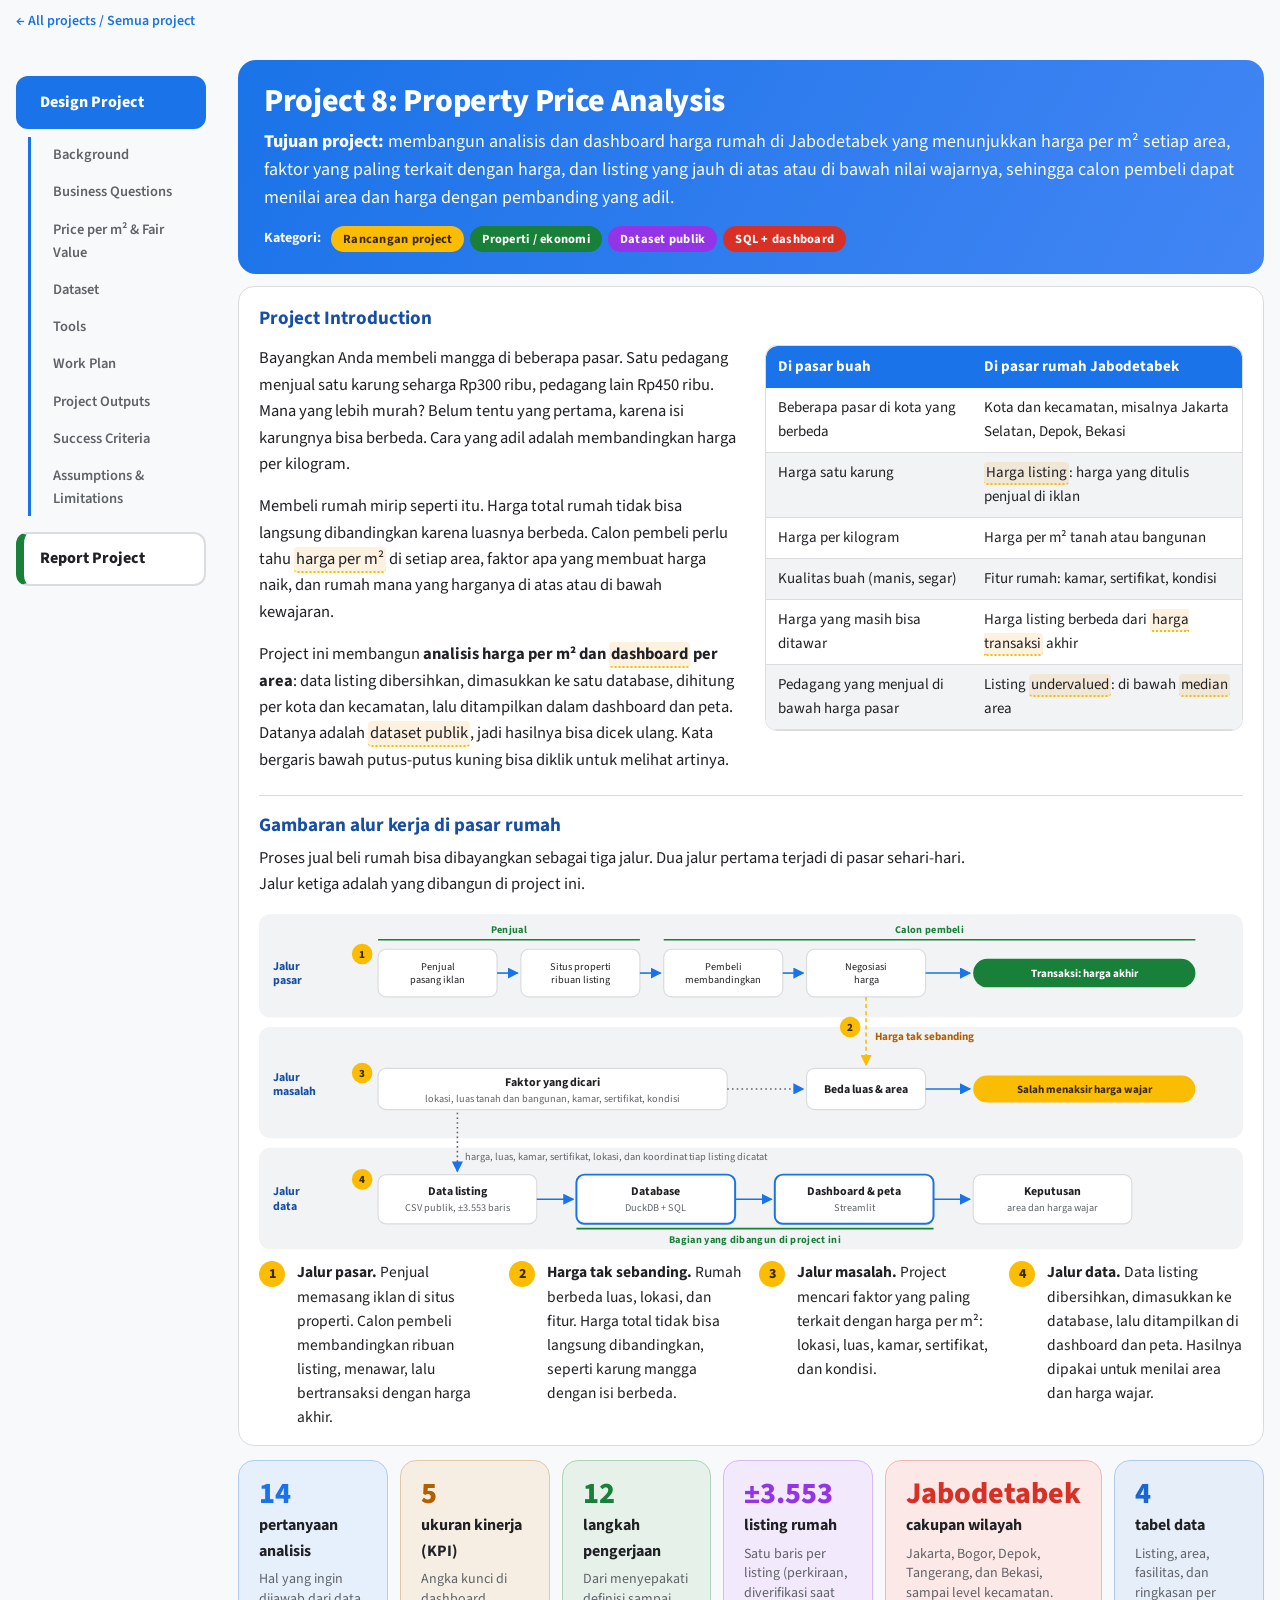
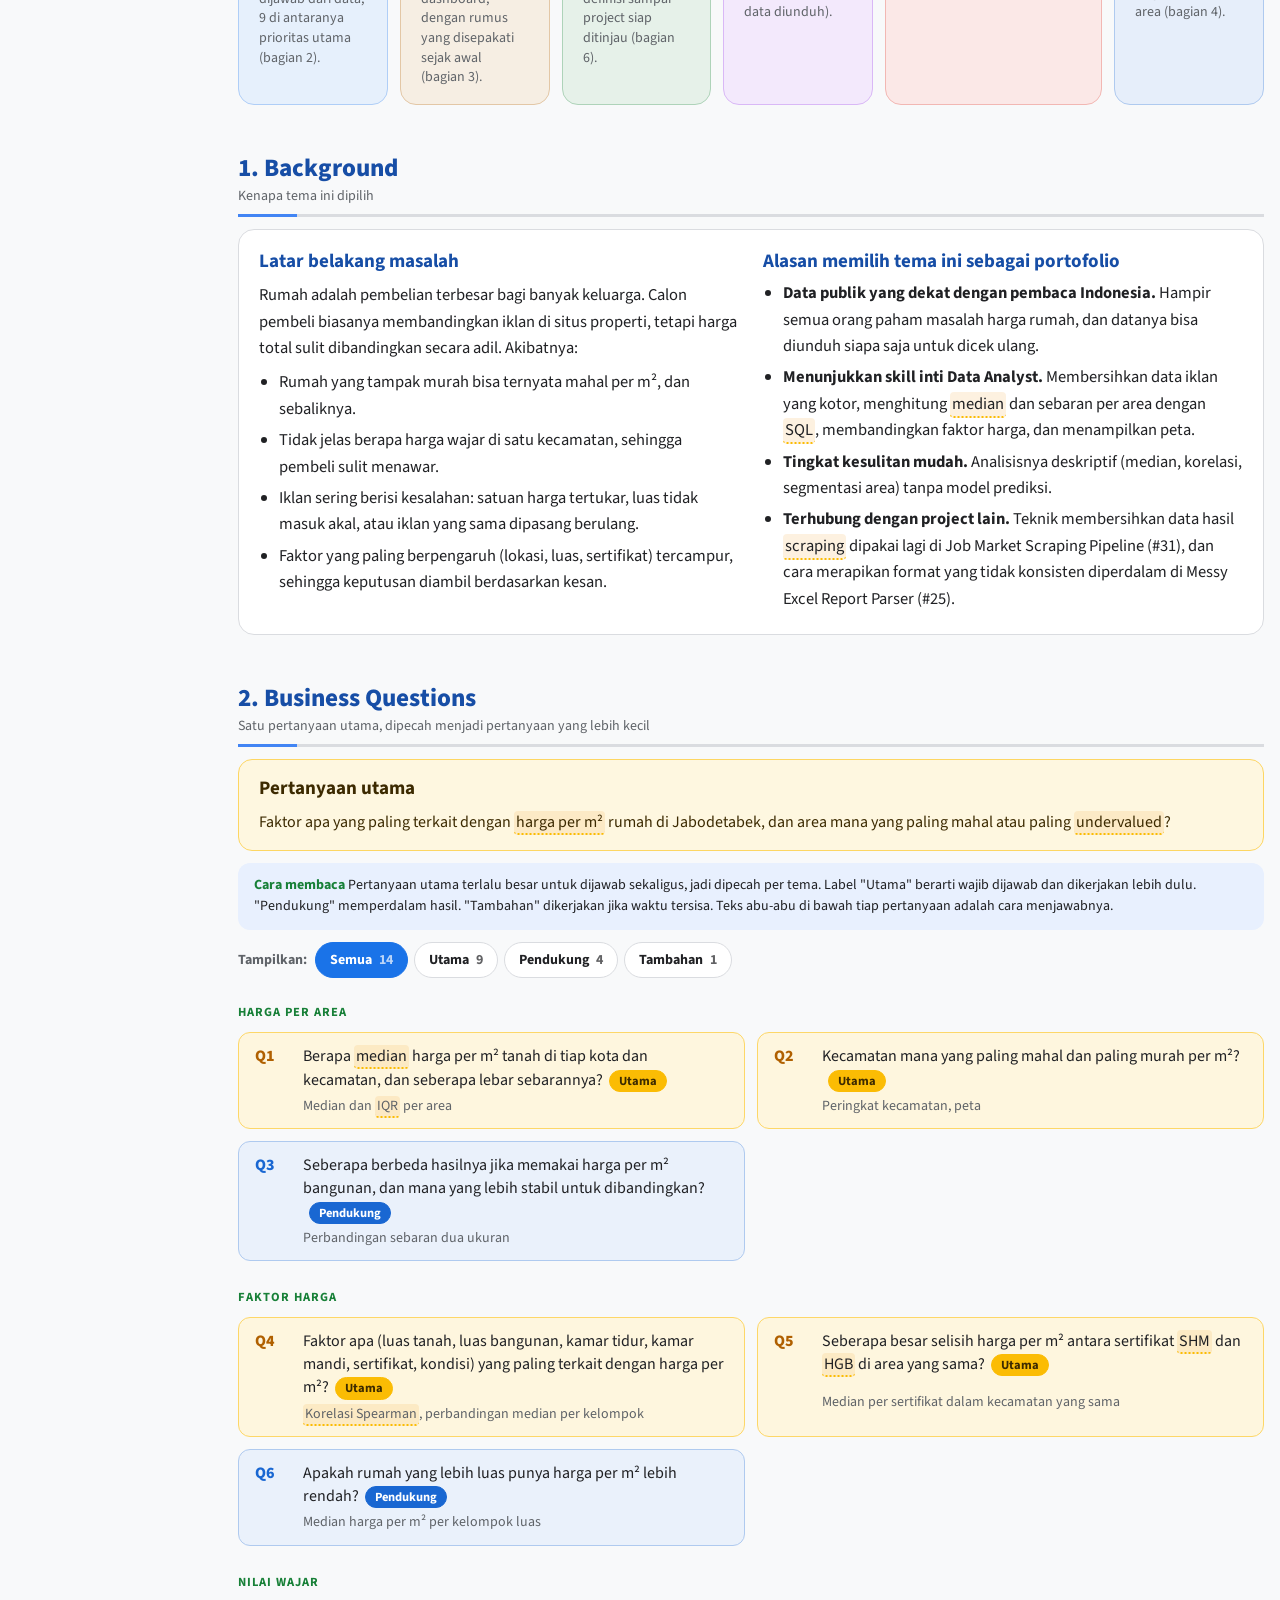
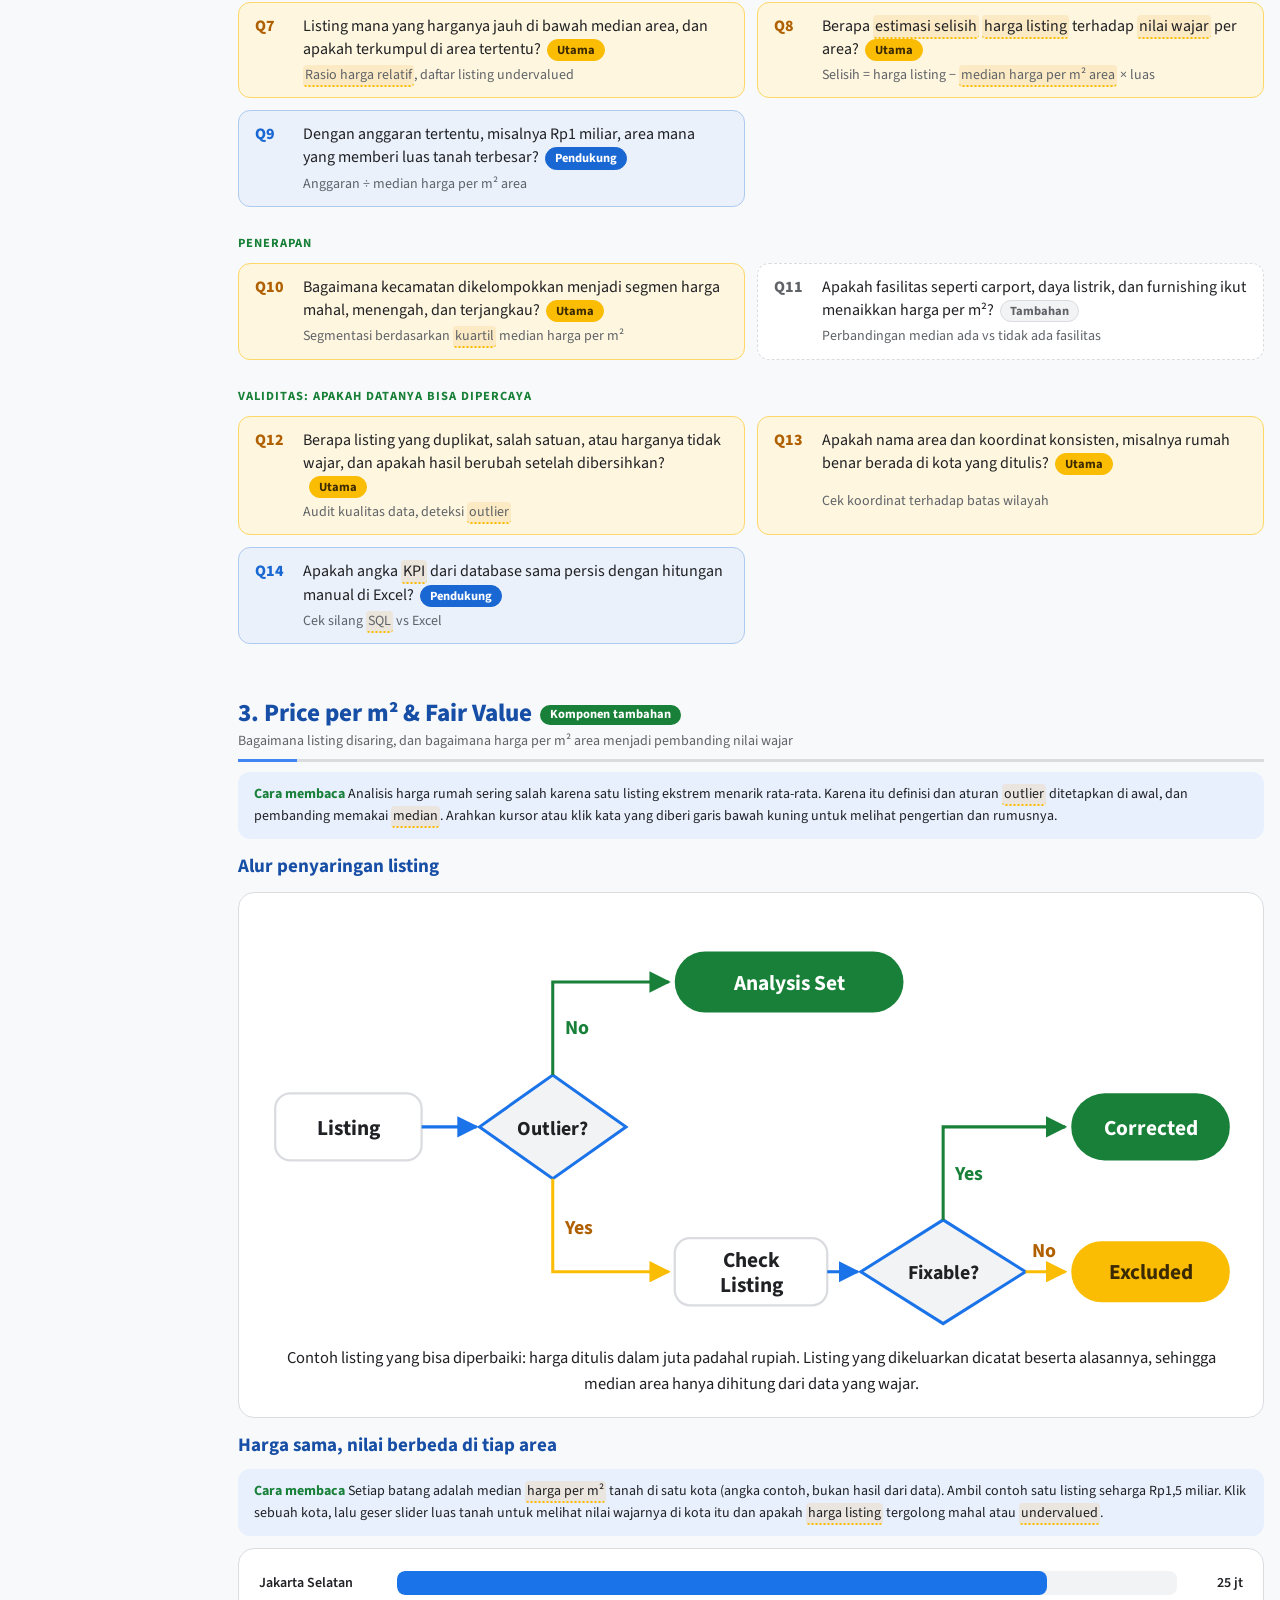
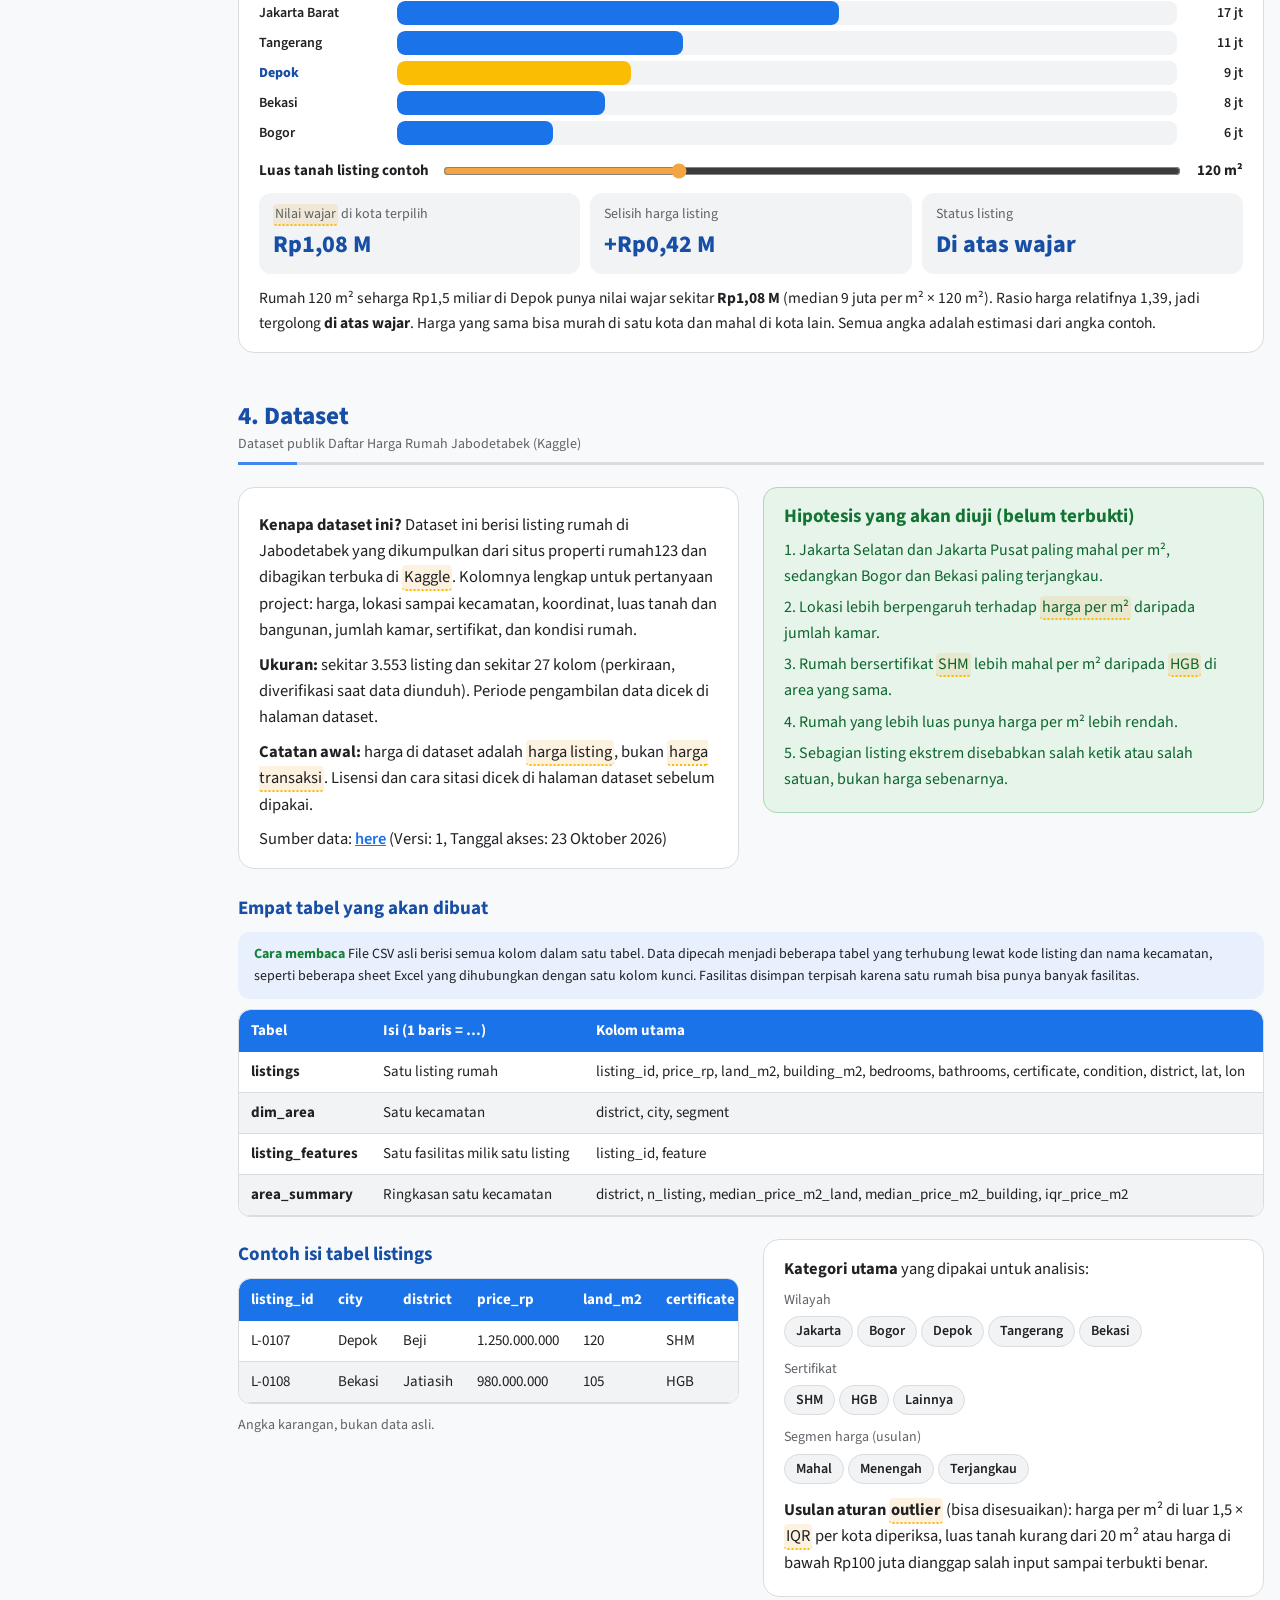
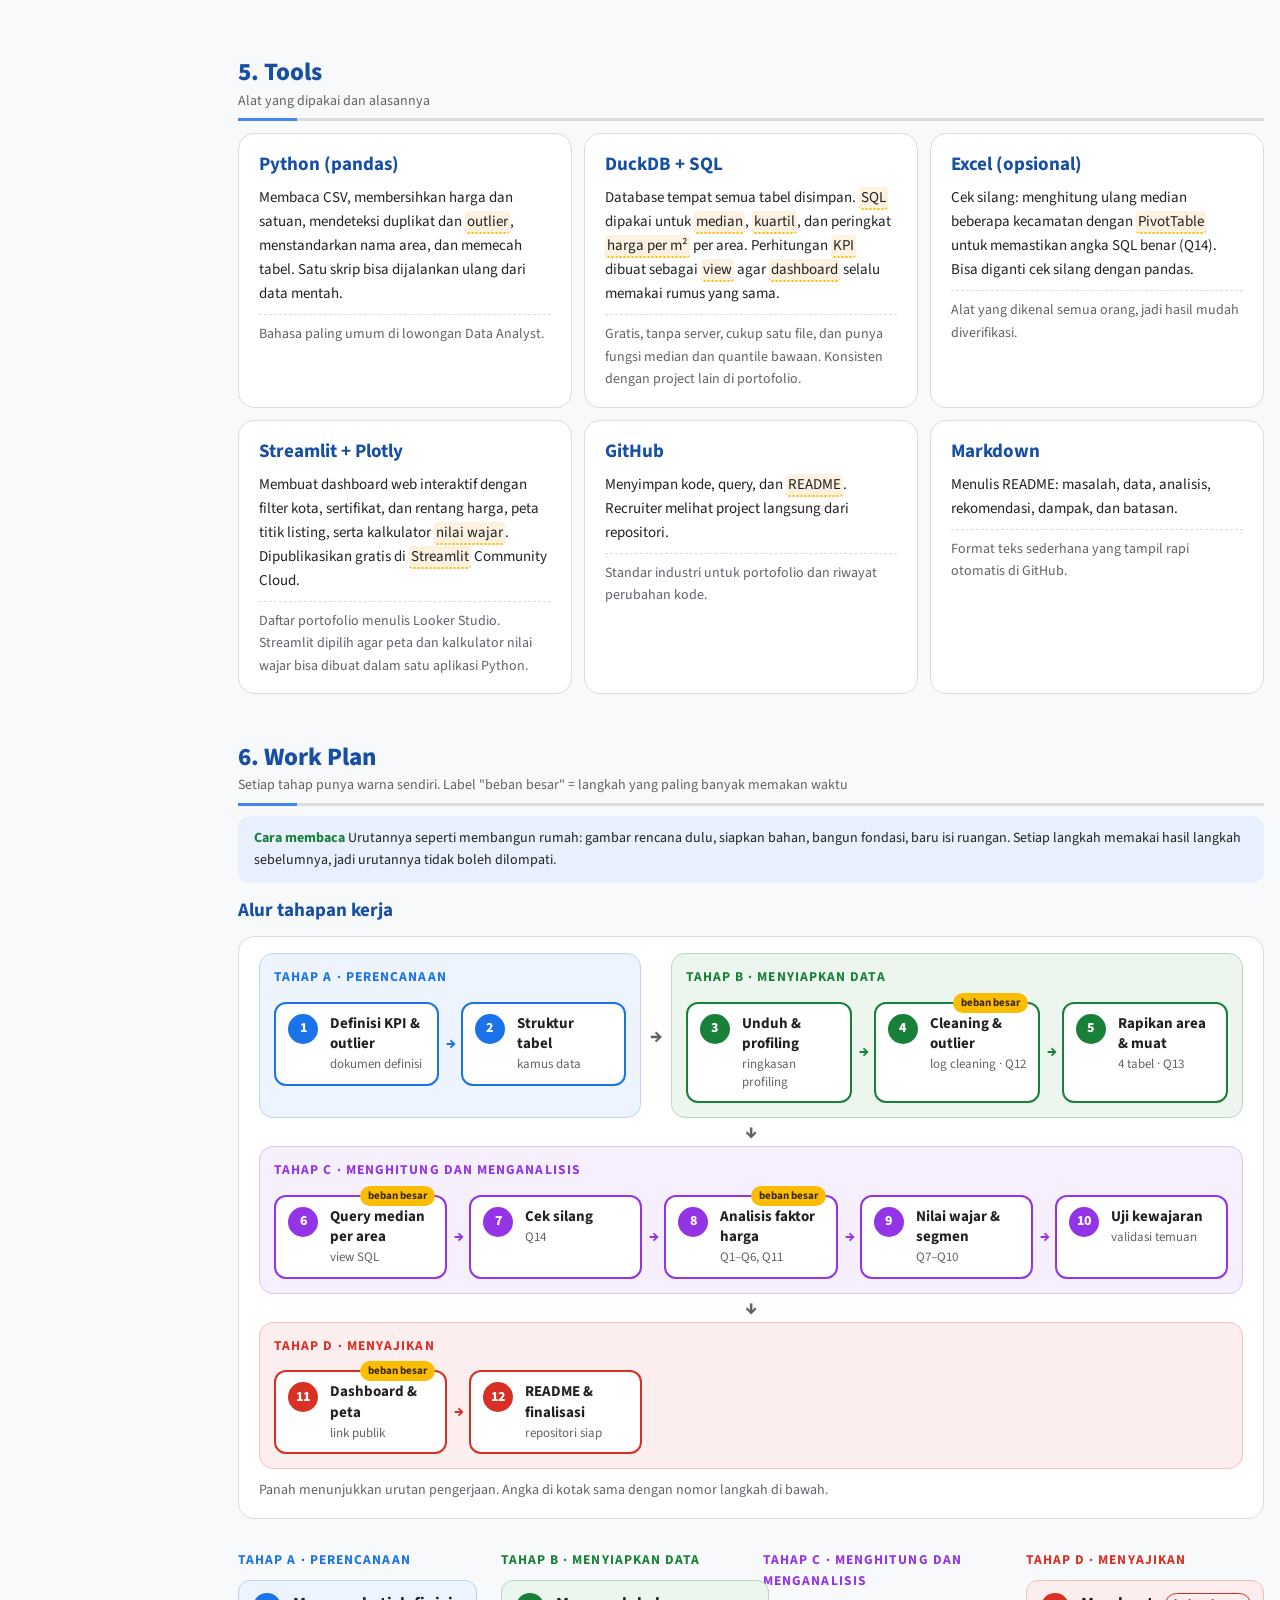
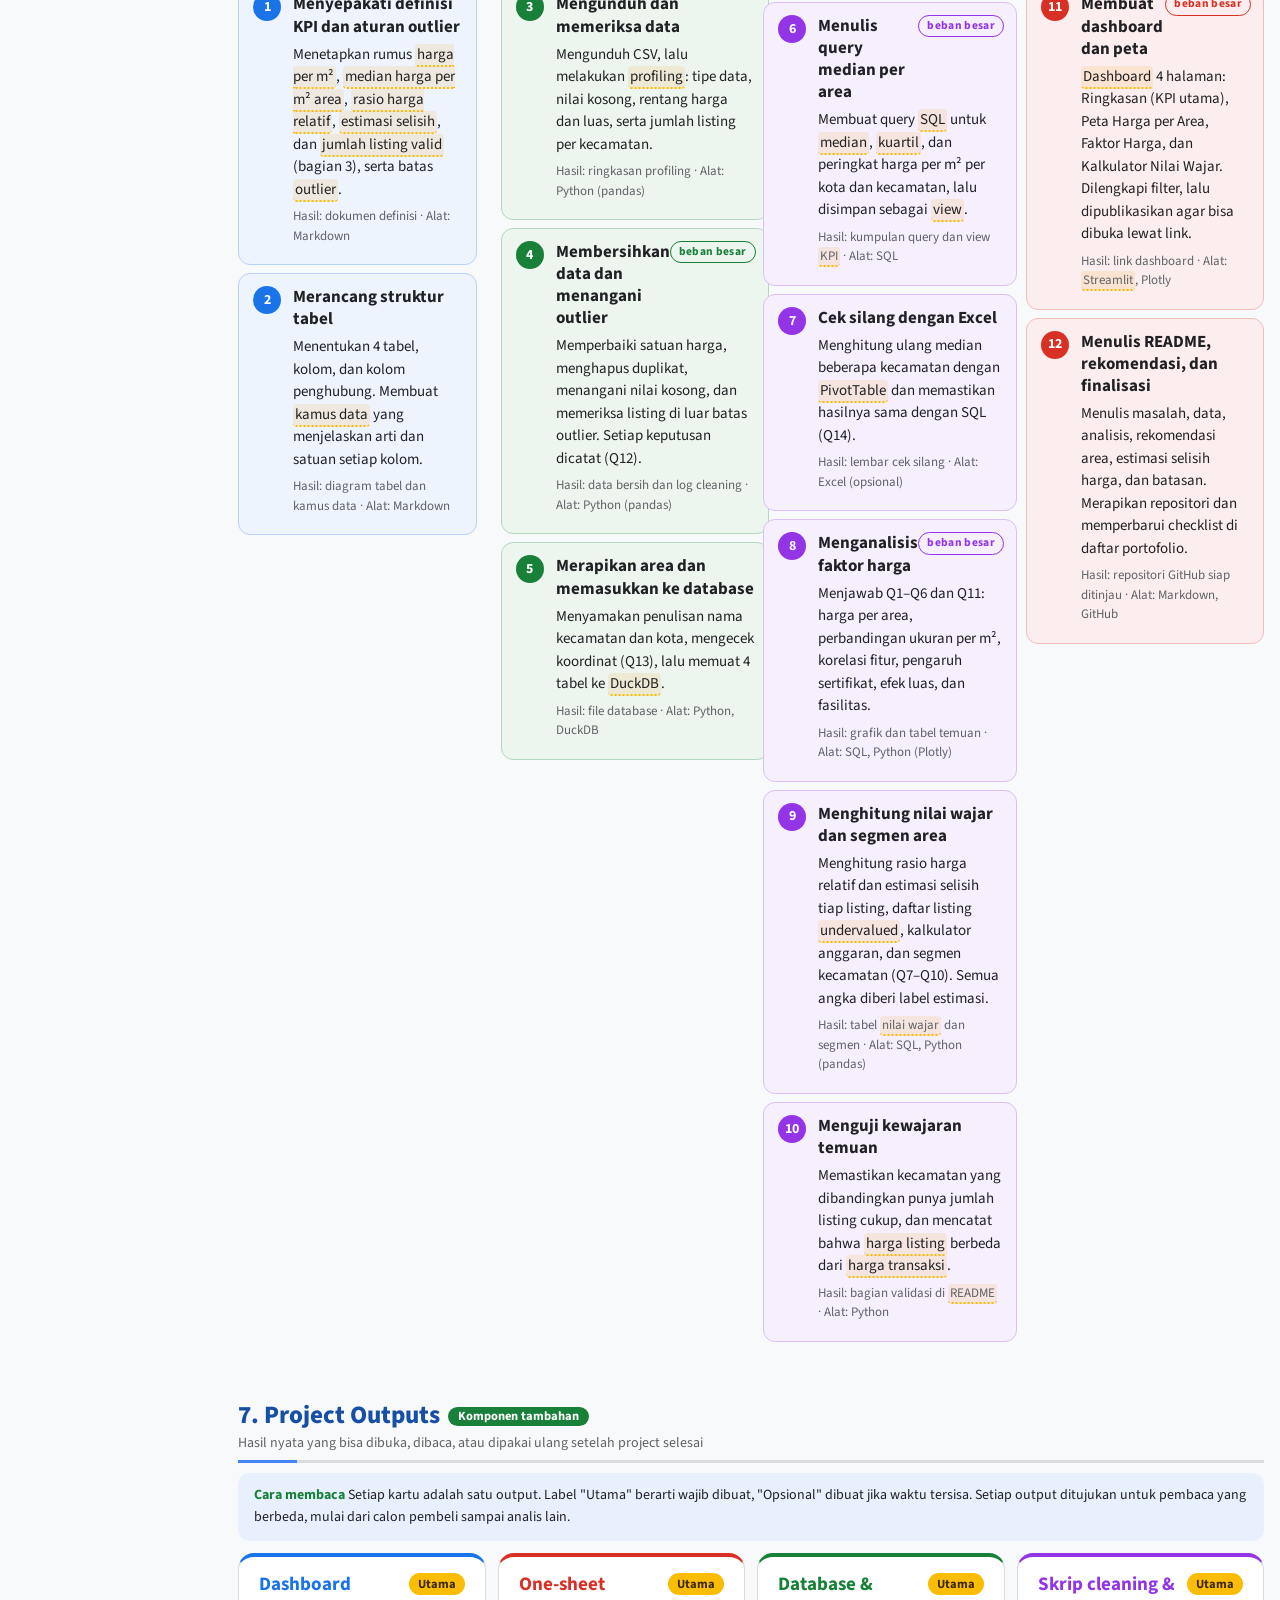
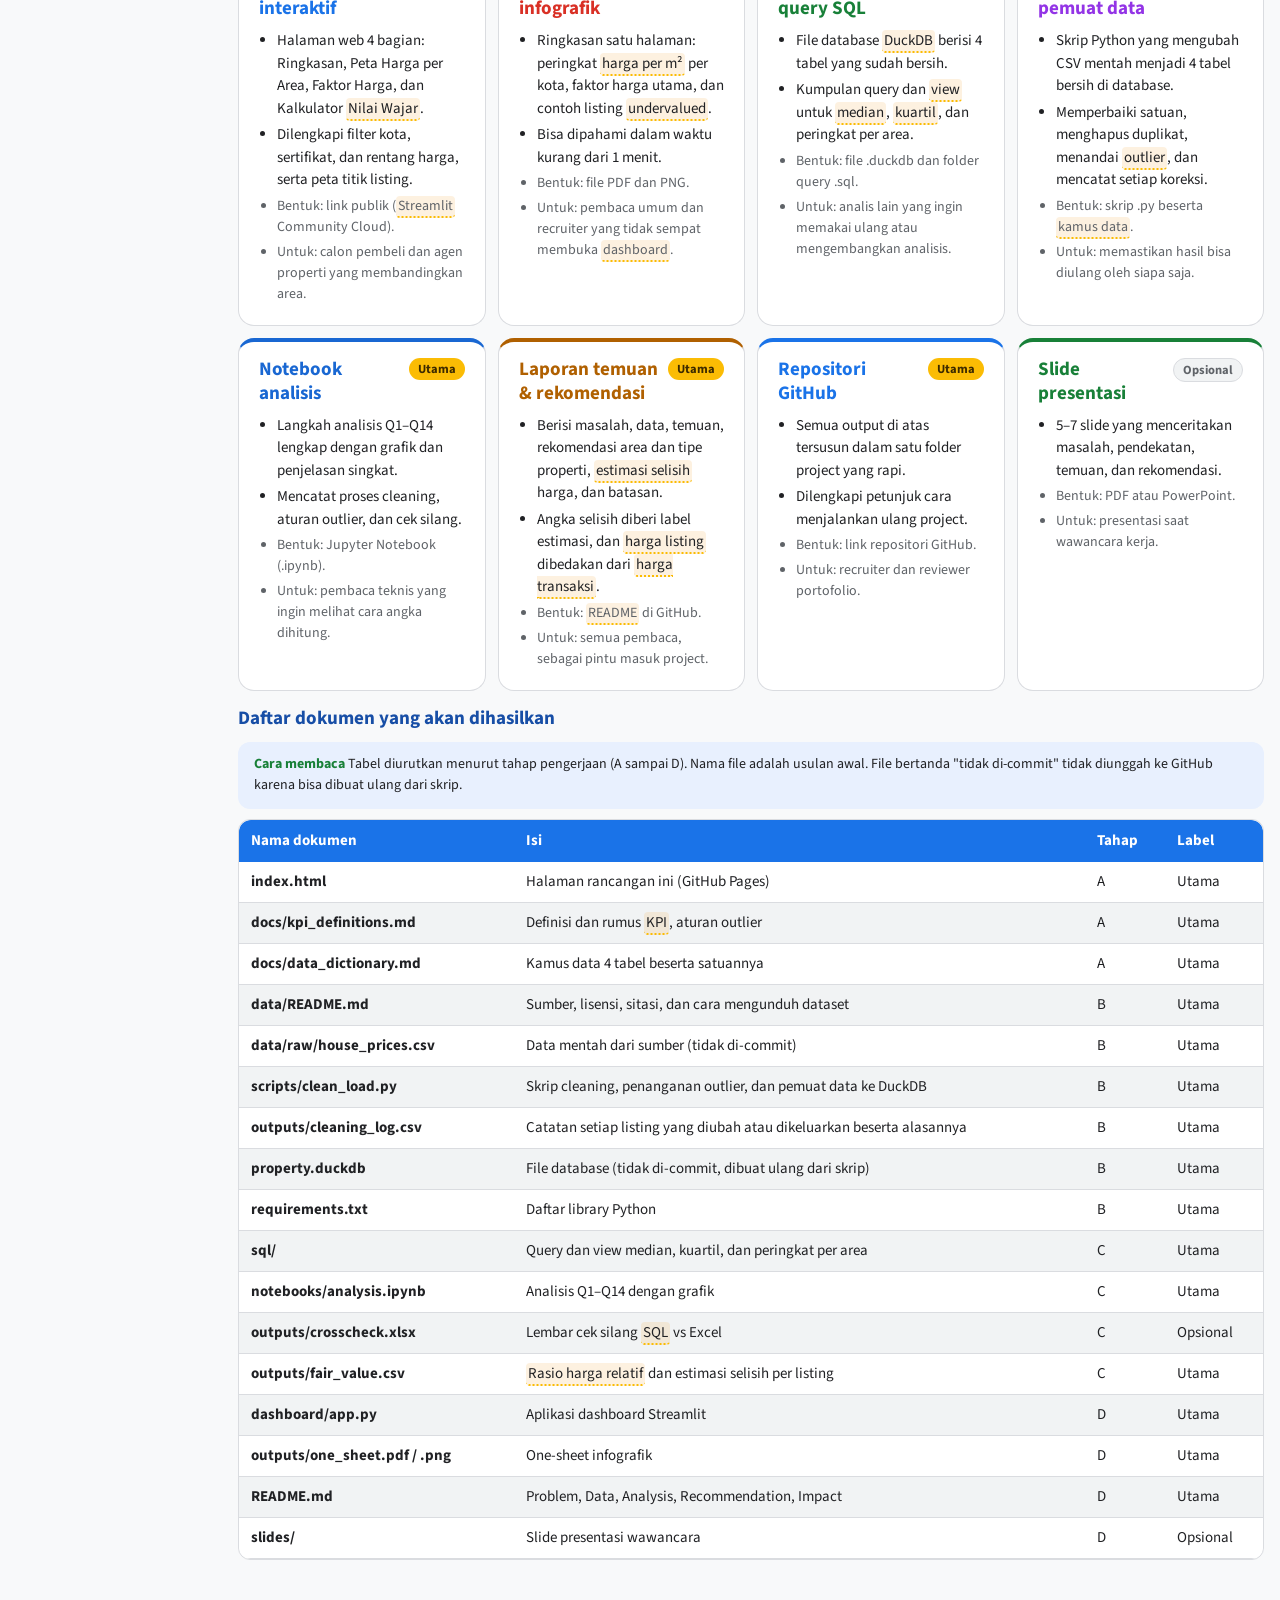
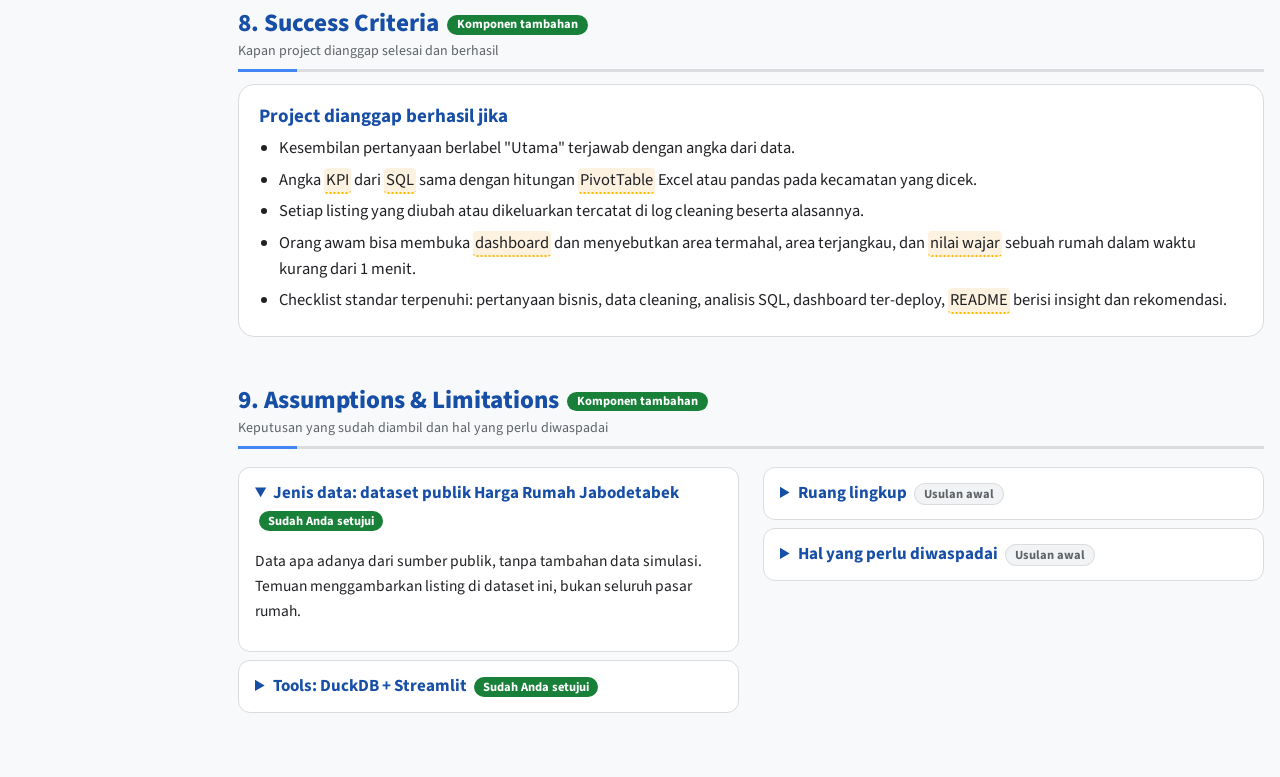
<file: design-and-report/src/page_v1.html>
<!doctype html>
<html lang="id">
<head>
<meta charset="utf-8">
<meta name="viewport" content="width=device-width,initial-scale=1,viewport-fit=cover">
<title>Project 8: Property Price Analysis</title>
<meta name="claude:viewport-fit-sides" content="cover">
<meta name="description" content="Rancangan project portofolio Data Analyst: analisis harga rumah per m² di Jabodetabek, faktor harga, dan listing di atas atau di bawah nilai wajar, dengan SQL dan dashboard.">
<link rel="preconnect" href="https://fonts.googleapis.com"><link rel="preconnect" href="https://fonts.gstatic.com" crossorigin>
<link rel="stylesheet" href="https://fonts.googleapis.com/css2?family=Source+Sans+3:wght@400;600;700;800&display=swap">
<style>
/* Layout: tema terang ala Google (single theme, sengaja): latar putih keabuan, kartu putih;
   biru = struktur, kuning = penanda utama, hijau = info pendukung, merah = aksen.
   Skala huruf: H1 32 · H2 25 · H3 19 · body 16.5 · keterangan 14 · label 12.5 */
:root{color-scheme:light;
--bg:#F8F9FA;--card:#FFFFFF;--sub:#F1F3F4;--line:#DADCE0;
--ink:#202124;--head:#174EA6;--mut:#5F6368;
--navy:#1A73E8;--navy-ink:#FFFFFF;--teal:#188038;--amber:#FBBC04;--amber-ink:#3C2A00;--bar:#1A73E8;--soft:#E8F0FE;
--gb:#4285F4;--gr:#EA4335;--gy:#FBBC04;--gg:#34A853;
--navyH:#1A73E8;--amberH:#B06000;--tealH:#188038;--plumH:#9334E6;--roseH:#D93025;--skyH:#1967D2;--onph:#fff;
--f:"Source Sans 3",Calibri,Carlito,"Segoe UI",Arial,sans-serif;
--h1:clamp(26px,2.6vw,32px);--h2:clamp(21px,2vw,25px);--h3:19px;--body:16.5px;--small:14px;--label:12.5px}
[hidden]{display:none!important}
*{box-sizing:border-box}html{scroll-padding-top:64px;scroll-behavior:smooth}
body{margin:0;background:var(--bg);color:var(--ink);font:400 var(--body)/1.6 var(--f)}
body::before{content:"";position:fixed;inset:0 0 auto;height:env(safe-area-inset-top,0px);background:var(--bg);z-index:10}
main{max-width:880px;margin:0 auto;padding-block:16px 56px;padding-left:max(16px,env(safe-area-inset-left,0px));padding-right:max(16px,env(safe-area-inset-right,0px))}
b,strong{font-weight:700}
nav{position:sticky;top:env(safe-area-inset-top,0px);z-index:9;background:var(--bg);padding:8px 0;display:flex;gap:6px;overflow-x:auto}
nav a{flex:none;background:var(--card);border:1px solid var(--line);color:var(--ink);text-decoration:none;border-radius:999px;padding:6px 14px;font-size:var(--small);font-weight:600}
nav a:hover,nav a:focus-visible{background:var(--amber);border-color:var(--amber);color:var(--amber-ink);outline:none}
.banner{background:var(--navy);color:var(--navy-ink);border-radius:18px;padding:22px 26px}
.banner h1{margin:0 0 8px;font-size:var(--h1);font-weight:800;line-height:1.2;text-wrap:balance;letter-spacing:-.01em}.banner p{margin:0;font-size:18px;line-height:1.55;opacity:.97}.banner .goal b{font-weight:800}
.tags{display:flex;gap:6px;flex-wrap:wrap;margin-top:14px}
.tags{align-items:center}.tlab{font-size:var(--small);font-weight:700;margin-right:4px;opacity:.95}
.tag{border-radius:999px;padding:3px 12px;font-size:var(--label);font-weight:700;background:rgba(255,255,255,.2);letter-spacing:.02em}.tag.a{background:var(--amber);color:var(--amber-ink)}
.card{border-radius:16px;padding:16px 20px;background:var(--card);border:1px solid var(--line);margin:12px 0}
.card p{margin:8px 0}
h2{font-size:var(--h2);font-weight:800;color:var(--head);margin:48px 0 10px;padding-bottom:8px;border-bottom:2px solid var(--line);line-height:1.25;text-wrap:balance}
h2 small{display:block;font-size:var(--small);font-weight:400;color:var(--mut);margin-top:4px}
h3{font-size:var(--h3);font-weight:700;color:var(--head);margin:16px 0 6px;line-height:1.3}
.card h3:first-child,.card>div>h3:first-child{margin-top:4px}
.add{display:inline-block;vertical-align:middle;margin-left:8px;border-radius:999px;padding:2px 10px;font-size:var(--label);font-weight:700;background:var(--teal);color:#fff}
.how{background:var(--soft);border-radius:12px;padding:12px 16px;margin:10px 0;font-size:var(--small);line-height:1.55;color:var(--ink)}.how::before{content:"Cara membaca ";font-weight:700;color:var(--teal)}
.callout{border-radius:14px;padding:14px 20px;margin:12px 0;font-size:16px}.callout h4{margin:0 0 6px;font-size:var(--h3);font-weight:700}.callout p{margin:6px 0}
.callout.a{background:var(--amber);color:var(--amber-ink)}.callout.g{background:var(--teal);color:#fff}
.kpis{display:grid;grid-template-columns:repeat(3,1fr);gap:12px;margin:14px 0}.kpis .card{margin:0}
.kpi .v{font-size:30px;font-weight:800;display:block;line-height:1.15;color:var(--head);font-variant-numeric:tabular-nums}.kpi .l{display:block;font-weight:700;font-size:16px;margin-top:2px}.kpi .d{display:block;font-size:var(--small);line-height:1.4;margin-top:6px;color:var(--mut)}
.kpi.t{background:var(--teal);border-color:var(--teal);color:#fff}.kpi.am{background:var(--amber);border-color:var(--amber);color:var(--amber-ink)}
.kpi.t .v,.kpi.t .d,.kpi.am .v,.kpi.am .d{color:inherit}
table{border-collapse:collapse;width:100%;font-size:15px;background:var(--card);border-radius:12px;overflow:hidden}
th{background:var(--navy);color:var(--navy-ink);padding:9px 12px;text-align:left;vertical-align:top;font-weight:700}
td{padding:8px 12px;border-bottom:1px solid var(--line);vertical-align:top}
tr:nth-child(odd) td{background:var(--sub)}
.scroll{overflow-x:auto;border:1px solid var(--line);border-radius:12px;margin:10px 0}
.q{background:var(--card);border:1px solid var(--line);border-radius:12px;padding:12px 16px;margin:6px 0;display:grid;grid-template-columns:40px 1fr;gap:4px 8px;font-size:16px;line-height:1.45}
.q .id{font-weight:800;color:var(--head)}.q .m{grid-column:2;font-size:var(--small);color:var(--mut)}
.pri{display:inline-block;border-radius:999px;padding:1px 9px;font-size:var(--label);font-weight:700;margin-left:6px;background:var(--sub);border:1px solid var(--line);color:var(--mut)}.pri.M{background:var(--amber);border-color:var(--amber);color:var(--amber-ink)}.pri.S{background:var(--navy);border-color:var(--navy);color:#fff}
.theme{font-size:var(--label);font-weight:700;color:var(--teal);margin:20px 0 4px;text-transform:uppercase;letter-spacing:.08em}
.flow{display:flex;flex-wrap:wrap;align-items:center;gap:6px;margin:8px 0}
.flow span{border-radius:999px;padding:5px 12px;font-size:var(--small);font-weight:700;background:var(--sub);border:1px solid var(--line)}
.flow span.ng{background:var(--amber);border-color:var(--amber);color:var(--amber-ink)}.flow span.ok{background:var(--teal);border-color:var(--teal);color:#fff}.flow i{font-style:normal;color:var(--mut);font-size:var(--small)}
.row{display:flex;align-items:center;gap:8px;margin:6px 0;width:100%;font:inherit;font-size:var(--small);color:var(--ink);background:none;border:0;padding:0;cursor:pointer;text-align:left}
.row .n{width:96px;flex:none;font-weight:600}.row .tr{flex:1;background:var(--sub);border-radius:8px;height:24px;position:relative;overflow:hidden}
.row .b{position:absolute;left:0;top:0;bottom:0;border-radius:8px;background:var(--bar);transition:width .25s}
.row.sel .b{background:var(--amber)}.row.sel .n{color:var(--head);font-weight:800}
.row .c{width:58px;text-align:right;flex:none;font-variant-numeric:tabular-nums;font-weight:600}
.row:focus-visible{outline:3px solid var(--amber);outline-offset:2px;border-radius:8px}
.ctl{display:flex;align-items:center;gap:12px;margin:14px 0 10px;font-weight:700;font-size:15px}.ctl input{flex:1;accent-color:#F2A541}.ctl output{min-width:48px;text-align:right}
.res{display:grid;grid-template-columns:repeat(3,1fr);gap:10px;margin-top:10px}.res div{background:var(--sub);border-radius:12px;padding:10px 14px;font-size:var(--small);color:var(--mut)}.res b{display:block;font-size:24px;font-weight:800;color:var(--head);font-variant-numeric:tabular-nums}
.steps{counter-reset:s;display:grid;gap:8px;margin:10px 0;padding:0;list-style:none}
.steps li{background:var(--card);border:1px solid var(--line);border-radius:12px;padding:12px 14px 12px 54px;position:relative}
.steps li::before{counter-increment:s;content:counter(s);position:absolute;left:14px;top:12px;width:28px;height:28px;border-radius:50%;background:var(--navy);color:#fff;font-weight:700;display:grid;place-items:center;font-size:14px}
.steps li.L::before{background:var(--amber);color:var(--amber-ink)}
.steps b.t{display:block;font-size:17px;color:var(--head);line-height:1.3}.steps p{margin:6px 0;font-size:15px;line-height:1.5}.steps .meta{font-size:13px;color:var(--mut)}
.phase{font-size:var(--label);font-weight:700;color:var(--teal);margin:18px 0 0;text-transform:uppercase;letter-spacing:.08em}
.tools{display:grid;grid-template-columns:repeat(2,1fr);gap:12px;margin:12px 0}.tools .card{margin:0}
.tools b{display:block;font-size:var(--h3);color:var(--head)}.tools .r{font-size:15px;margin:6px 0 0}.tools .alt{font-size:var(--small);color:var(--mut);margin:8px 0 0;padding-top:8px;border-top:1px dashed var(--line)}
details{background:var(--card);border:1px solid var(--line);border-radius:12px;padding:12px 16px;margin:8px 0}summary{cursor:pointer;font-weight:700;font-size:17px;color:var(--head)}details p{font-size:15.5px}
.pill{border-radius:999px;padding:1px 9px;font-size:var(--label);font-weight:700;background:var(--teal);color:#fff;margin-left:4px}.pill.d{background:var(--sub);border:1px solid var(--line);color:var(--mut)}
.chip{display:inline-block;border-radius:999px;padding:3px 11px;margin:3px 4px 3px 0;font-size:var(--small);font-weight:600;background:var(--sub);border:1px solid var(--line)}
.tm{border-bottom:2px dotted var(--amber);background:rgba(242,165,65,.16);border-radius:4px;padding:0 2px;cursor:help}
#tip{position:fixed;display:none;max-width:320px;white-space:pre-line;background:#202124;color:#fff;padding:10px 12px;border-radius:12px;font-size:var(--small);line-height:1.4;z-index:20;box-shadow:0 6px 20px rgba(0,0,0,.25)}
ul.tight{margin:6px 0;padding-left:20px}ul.tight li{margin:5px 0}
.intro>.layout{grid-column:1/-1}
.layout{margin-top:14px;padding-top:14px;border-top:1px solid var(--line)}.layout .lead{margin:4px 0 10px;max-width:90ch}
.figw{overflow-x:auto;margin:8px 0}.figw svg{display:block;width:100%;min-width:860px;height:auto;font-family:var(--f)}
.figw .lane{fill:var(--sub)}.figw .box{fill:var(--card);stroke:var(--line);stroke-width:1.5}.figw .box.hi{stroke:var(--bar);stroke-width:2.5}
.figw text{fill:var(--ink)}.figw .ln{font-size:15px;font-weight:700;fill:var(--head)}.figw .gl{font-size:13px;font-weight:700;fill:var(--teal);letter-spacing:.03em}
.figw .bt{font-size:13px}.figw .b{font-size:15px;font-weight:700}.figw .st{font-size:13px;fill:var(--mut)}
.figw .grp{stroke:var(--teal);stroke-width:2}.figw .ar{stroke:var(--bar);stroke-width:2}.figw .ah{fill:var(--bar)}
.figw .ng,.figw .ngs{stroke:var(--amber);stroke-width:2;stroke-dasharray:5 4}.figw .aha{fill:var(--amber)}.figw .nl{font-size:14px;font-weight:700;fill:var(--amberH)}
.figw .dt{stroke:var(--mut);stroke-width:2;stroke-dasharray:2 4}
.figw .okb{fill:var(--teal)}.figw .scb{fill:var(--amber)}.figw .wt{fill:#fff;font-size:14px;font-weight:700}.figw .at{fill:var(--amber-ink);font-size:14px;font-weight:700}
.figw .mk{fill:var(--amber)}.figw .mt{fill:var(--amber-ink);font-size:14px;font-weight:800}
.legend{counter-reset:l;list-style:none;padding:0;margin:10px 0 0;display:grid;gap:10px}
.legend li{counter-increment:l;position:relative;padding-left:38px;font-size:15.5px;line-height:1.55}
.legend li::before{content:counter(l);position:absolute;left:0;top:1px;width:26px;height:26px;border-radius:50%;background:var(--amber);color:var(--amber-ink);font-weight:800;font-size:14px;display:grid;place-items:center}
@media (min-width:1000px){.legend{grid-template-columns:repeat(4,1fr);gap:16px}}
.kpi{--h:var(--navyH);background:color-mix(in srgb,var(--h) 11%,var(--card));border-color:color-mix(in srgb,var(--h) 35%,var(--card))}
.kpi .v{color:var(--h)}.kpi .l{color:var(--ink)}.kpi .d{color:var(--mut)}
.q[data-p="M"]{background:color-mix(in srgb,var(--amber) 13%,var(--card));border-color:color-mix(in srgb,var(--amber) 60%,var(--card))}
.q[data-p="S"]{background:color-mix(in srgb,var(--skyH) 9%,var(--card));border-color:color-mix(in srgb,var(--skyH) 35%,var(--card))}
.q[data-p="N"]{border-style:dashed}
.q[data-p="M"] .id{color:var(--amberH)}.q[data-p="S"] .id{color:var(--skyH)}.q[data-p="N"] .id{color:var(--mut)}
.pri.S{background:var(--skyH);border-color:var(--skyH);color:var(--onph)}
.fbar{display:flex;flex-wrap:wrap;align-items:center;gap:6px;margin:12px 0 4px}.fbar span{font-size:var(--small);font-weight:700;color:var(--mut);margin-right:2px}
.fb{font:inherit;font-size:var(--small);font-weight:700;cursor:pointer;border-radius:999px;padding:6px 14px;border:1px solid var(--line);background:var(--card);color:var(--ink)}
.fb i{font-style:normal;opacity:.7;margin-left:4px}.fb:hover{border-color:var(--bar)}.fb:focus-visible{outline:3px solid var(--amber);outline-offset:2px}
.fb.on{background:var(--navy);border-color:var(--navy);color:#fff}.fb.on[data-f="M"]{background:var(--amber);border-color:var(--amber);color:var(--amber-ink)}.fb.on[data-f="S"]{background:var(--skyH);border-color:var(--skyH);color:var(--onph)}
.defs p{margin:0 0 12px}.defs p:last-child{margin:0}
.fx{display:inline-block;margin:2px 0;padding:1px 9px;border-radius:8px;background:color-mix(in srgb,var(--tealH) 12%,var(--card));border:1px solid color-mix(in srgb,var(--tealH) 40%,var(--card));color:var(--tealH);font-weight:700;font-size:15px;white-space:normal}
.figw.fl svg{min-width:520px;max-width:1000px;margin:0 auto}.flowfull .card{padding:20px 24px}.flowfull .card>p{text-align:center;margin:12px 0 0}.figw .dia{fill:var(--sub);stroke:var(--bar);stroke-width:2}.figw .b2{font-size:14px;font-weight:700}
.figw .arT{fill:none;stroke:var(--teal);stroke-width:2}.figw .aht{fill:var(--teal)}.figw .arA{fill:none;stroke:var(--amber);stroke-width:2}.figw .aha2{fill:var(--amber)}
.figw .lt{font-size:13px;font-weight:700;fill:var(--tealH)}.figw .la{font-size:13px;font-weight:700;fill:var(--amberH)}
.ph .phase{color:var(--ph);font-size:13.5px}
.ph .steps li{background:color-mix(in srgb,var(--ph) 8%,var(--card));border-color:color-mix(in srgb,var(--ph) 32%,var(--card))}
.ph .steps li::before,.ph .steps li.L::before{background:var(--ph);color:var(--onph)}
.ph .steps b.t{color:var(--ink)}
.steps li.L::after{content:"beban besar";position:absolute;right:12px;top:12px;font-size:11.5px;font-weight:700;letter-spacing:.03em;padding:1px 8px;border-radius:999px;border:1px solid var(--ph,var(--amber));color:var(--ph,var(--amber))}
.steps li.L b.t{padding-right:84px}
.banner{background:linear-gradient(120deg,#1A73E8,#4285F4)}
h2{border-bottom:3px solid transparent;border-image:linear-gradient(90deg,var(--gb) 0 60px,var(--line) 60px) 1}
nav a:nth-child(4n+1):hover{background:var(--gb);border-color:var(--gb);color:#fff}nav a:nth-child(4n+2):hover{background:var(--gr);border-color:var(--gr);color:#fff}nav a:nth-child(4n+4):hover{background:var(--gg);border-color:var(--gg);color:#fff}
.callout.g{background:#E6F4EA;color:#0D652D;border:1px solid #A8DAB5}.callout.g h4{color:#137333}
.callout.a{background:#FEF7E0;color:#3C2A00;border:1px solid #FDD663}
.outs{display:grid;gap:12px;margin:12px 0}.outs .card{margin:0}
.out{--h:var(--navyH);border-top:4px solid var(--h)}
.out .oh{display:flex;align-items:flex-start;justify-content:space-between;gap:8px}.out .oh b{font-size:var(--h3);color:var(--h);line-height:1.3}
.ob{flex:none;border-radius:999px;padding:1px 9px;font-size:var(--label);font-weight:700;background:var(--amber);color:var(--amber-ink)}.ob.opt{background:var(--sub);border:1px solid var(--line);color:var(--mut)}
.out ul{margin:8px 0 0;padding-left:18px;font-size:15px;line-height:1.5}.out li{margin:4px 0}
.out li:nth-last-child(-n+2){color:var(--mut);font-size:14px}
@media (min-width:700px){.outs{grid-template-columns:repeat(2,1fr)}}
@media (min-width:1280px){.outs{grid-template-columns:repeat(4,1fr)}}
/* layar lebar: nav jadi sidebar, konten dibagi kolom */
.two{display:grid;gap:0 24px;align-items:start}.two>*{min-width:0}
.qgrid{display:grid;gap:0 12px}.qgrid>*{min-width:0}
@media (min-width:1000px){
main{max-width:1480px}
.two,.qgrid{grid-template-columns:1fr 1fr}.qgrid .theme{grid-column:1/-1}
.kpis{grid-template-columns:repeat(6,1fr)}.tools{grid-template-columns:repeat(3,1fr)}
.intro{display:grid;grid-template-columns:1fr 1fr;column-gap:28px;align-items:start}.intro h3{grid-column:1/-1}.intro>p{grid-column:1}.intro>.scroll{grid-column:2;grid-row:2/span 3;margin-top:8px}
.phases{display:grid;grid-template-columns:repeat(2,1fr);gap:0 24px}.phases>*{min-width:0}
}
@media (min-width:1280px){
main{display:grid;grid-template-columns:190px minmax(0,1fr);column-gap:32px}
main>*{grid-column:2}
main>nav{grid-column:1;grid-row:1/span 60;align-self:start;flex-direction:column;padding-top:16px}
main>nav a{border-radius:10px;font-size:15px;padding:8px 14px}
.phases{grid-template-columns:repeat(4,1fr)}
}
@media (max-width:620px){.kpis,.res{grid-template-columns:1fr 1fr}.tools{grid-template-columns:1fr}.row .n{width:78px}.banner{padding:18px}}
@media (prefers-reduced-motion:reduce){html{scroll-behavior:auto}.row .b{transition:none}}
/* tambahan */
.card a{color:var(--navy);font-weight:600}
.row .n{width:130px}
.tag.c1{background:#188038;color:#fff}.tag.c2{background:#9334E6;color:#fff}.tag.c3{background:#D93025;color:#fff}.tag.c4{background:#fff;color:#174EA6}
.wf{display:grid;gap:0}
.wrow{display:grid;gap:0}
.wl{--c:var(--navyH);background:color-mix(in srgb,var(--c) 8%,var(--card));border:1px solid color-mix(in srgb,var(--c) 30%,var(--card));border-radius:14px;padding:12px 14px 14px;min-width:0}
.wl h4{margin:0 0 6px;color:var(--c);font-size:13.5px;font-weight:700;text-transform:uppercase;letter-spacing:.08em}
.ws{display:grid;gap:24px;padding-top:8px}
.wb{position:relative;background:var(--card);border:2px solid var(--c);border-radius:12px;padding:10px 12px 10px 54px;font-size:15px;line-height:1.35;min-height:56px}
.wb .n{position:absolute;left:12px;top:10px;width:30px;height:30px;border-radius:50%;background:var(--c);color:var(--onph);display:grid;place-items:center;font-weight:800;font-size:14px}
.wb b{display:block;color:var(--ink)}.wb .s{display:block;font-size:13px;color:var(--mut);margin-top:2px}
.wb.L::before{content:"beban besar";position:absolute;top:-11px;right:10px;background:var(--amber);color:var(--amber-ink);font-size:11px;font-weight:700;padding:0 8px;border-radius:999px;line-height:20px}
.wb::after{content:"↓";position:absolute;left:50%;bottom:-23px;transform:translateX(-50%);color:var(--c);font-weight:800;font-size:16px}
.ws>.wb:last-child::after{content:none}
.wsep{text-align:center;color:var(--mut);font-weight:800;font-size:20px;line-height:28px}.wsep::before{content:"↓"}
@media (min-width:1200px){
.wrow{grid-template-columns:2fr 30px 3fr;align-items:stretch}
.wrow>.wsep{display:grid;place-items:center}.wrow>.wsep::before{content:"→"}
.ws{grid-template-columns:repeat(var(--k),minmax(0,1fr));gap:22px}
.wl[style*="--k:5"] .ws{grid-template-columns:repeat(5,minmax(0,1fr))}
.wb::after{content:"→";left:auto;right:-19px;bottom:auto;top:50%;transform:translateY(-50%)}
}
@media (max-width:620px){.row .n{width:112px;font-size:13px}}

.tab{flex:none;font:inherit;font-size:15px;font-weight:800;cursor:pointer;background:var(--card);border:2px solid var(--line);color:var(--ink);border-radius:999px;padding:6px 16px}
.tab[data-t=design]{--c:var(--navy)}.tab[data-t=report]{--c:var(--teal)}
.tab:hover{border-color:var(--c)}.tab.on{background:var(--c);border-color:var(--c);color:#fff}.tab:focus-visible{outline:3px solid var(--amber);outline-offset:2px}
.links{display:contents}.links[data-tab=design]{--ac:var(--navy)}.links[data-tab=report]{--ac:var(--teal)}
.links a{font-size:13.5px;font-weight:600;color:var(--mut);padding:5px 12px}
.pane code{font-size:.92em;background:var(--sub);border-radius:4px;padding:1px 5px;overflow-wrap:anywhere}
.pane pre{background:var(--sub);border:1px solid var(--line);border-radius:12px;padding:12px 16px;overflow-x:auto;font-size:14px;line-height:1.5}.pane pre code{background:none;padding:0;overflow-wrap:normal}
.pill.p{background:var(--amber);color:var(--amber-ink)}
.callout a{color:inherit;font-weight:700;text-decoration:underline}
@media (min-width:1280px){
main>nav{gap:8px}
.tab{border-radius:12px;font-size:16px;padding:12px 16px;text-align:left;border-left:8px solid var(--c)}
.links{display:flex;flex-direction:column;gap:2px;margin:0 0 8px 12px;padding-left:12px;border-left:3px solid var(--ac)}
main>nav .links a{background:none;border:0;border-radius:8px;font-size:14.5px;font-weight:600;color:var(--mut);padding:6px 10px}
main>nav .links a:hover,main>nav .links a:focus-visible{background:var(--soft);color:var(--head)}
}
</style>

</head>
<body>
<a href="https://bagusbernadi.github.io/" style="display:inline-block;margin:12px 16px;font:600 14px/1.4 'Source Sans 3',Arial,sans-serif;color:#1A73E8;text-decoration:none">← All projects / Semua project</a>
<main>
<nav aria-label="Project navigation"><button type="button" class="tab on" data-t="design" aria-expanded="true" aria-controls="design">Design Project</button><div class="links" data-tab="design"><a href="#s1">Background</a><a href="#s2">Business Questions</a><a href="#s3">Price per m² &amp; Fair Value</a><a href="#s4">Dataset</a><a href="#s5">Tools</a><a href="#s6">Work Plan</a><a href="#s7">Project Outputs</a><a href="#s8">Success Criteria</a><a href="#s9">Assumptions &amp; Limitations</a></div><button type="button" class="tab" data-t="report" aria-expanded="false" aria-controls="report">Report Project</button><div class="links" data-tab="report" hidden><a href="#rp1">Problem</a><a href="#rp2">Data</a><a href="#rp3">Analysis</a><a href="#rp4">Recommendation</a><a href="#rp5">Impact</a><a href="#rp6">Batasan</a></div></nav>

<header class="banner"><h1>Project 8: Property Price Analysis</h1>
<p class="goal"><b>Tujuan project:</b> membangun analisis dan dashboard harga rumah di Jabodetabek yang menunjukkan harga per m² setiap area, faktor yang paling terkait dengan harga, dan listing yang jauh di atas atau di bawah nilai wajarnya, sehingga calon pembeli dapat menilai area dan harga dengan pembanding yang adil.</p>
<div class="tags"><span class="tlab">Kategori:</span><span class="tag a">Rancangan project</span><span class="tag c1">Properti / ekonomi</span><span class="tag c2">Dataset publik</span><span class="tag c3">SQL + dashboard</span></div></header>

<div class="pane" id="design" data-tab="design">
<section class="card intro">
<h3>Project Introduction</h3>
<p>Bayangkan Anda membeli mangga di beberapa pasar. Satu pedagang menjual satu karung seharga Rp300 ribu, pedagang lain Rp450 ribu. Mana yang lebih murah? Belum tentu yang pertama, karena isi karungnya bisa berbeda. Cara yang adil adalah membandingkan harga per kilogram.</p>
<p>Membeli rumah mirip seperti itu. Harga total rumah tidak bisa langsung dibandingkan karena luasnya berbeda. Calon pembeli perlu tahu harga per m² di setiap area, faktor apa yang membuat harga naik, dan rumah mana yang harganya di atas atau di bawah kewajaran.</p>
<div class="scroll"><table><tr><th>Di pasar buah</th><th>Di pasar rumah Jabodetabek</th></tr>
<tr><td>Beberapa pasar di kota yang berbeda</td><td>Kota dan kecamatan, misalnya Jakarta Selatan, Depok, Bekasi</td></tr>
<tr><td>Harga satu karung</td><td>Harga listing: harga yang ditulis penjual di iklan</td></tr>
<tr><td>Harga per kilogram</td><td>Harga per m² tanah atau bangunan</td></tr>
<tr><td>Kualitas buah (manis, segar)</td><td>Fitur rumah: kamar, sertifikat, kondisi</td></tr>
<tr><td>Harga yang masih bisa ditawar</td><td>Harga listing berbeda dari harga transaksi akhir</td></tr>
<tr><td>Pedagang yang menjual di bawah harga pasar</td><td>Listing undervalued: di bawah median area</td></tr>
</table></div>
<p>Project ini membangun <b>analisis harga per m² dan dashboard per area</b>: data listing dibersihkan, dimasukkan ke satu database, dihitung per kota dan kecamatan, lalu ditampilkan dalam dashboard dan peta. Datanya adalah dataset publik, jadi hasilnya bisa dicek ulang. Kata bergaris bawah putus-putus kuning bisa diklik untuk melihat artinya.</p>
<div class="layout">
<h3>Gambaran alur kerja di pasar rumah</h3>
<p class="lead">Proses jual beli rumah bisa dibayangkan sebagai tiga jalur. Dua jalur pertama terjadi di pasar sehari-hari. Jalur ketiga adalah yang dibangun di project ini.</p>
<div class="figw"><svg viewBox="0 0 1240 432" role="img" aria-label="Alur pasar rumah: jalur pasar dari penjual memasang iklan sampai transaksi, jalur masalah ketika harga sulit dibandingkan, dan jalur data menuju database, dashboard, dan keputusan area serta harga wajar"><defs><marker id="mN" viewBox="0 0 10 10" refX="9" refY="5" markerWidth="7" markerHeight="7" orient="auto"><path class="ah" d="M0 0L10 5L0 10z"/></marker><marker id="mA" viewBox="0 0 10 10" refX="9" refY="5" markerWidth="7" markerHeight="7" orient="auto"><path class="aha" d="M0 0L10 5L0 10z"/></marker></defs>
<rect class="lane" x="0" y="8" width="1240" height="130" rx="14"/><rect class="lane" x="0" y="150" width="1240" height="140" rx="14"/><rect class="lane" x="0" y="302" width="1240" height="128" rx="14"/>
<text class="ln" x="18" y="78">Jalur</text><text class="ln" x="18" y="96">pasar</text><text class="ln" x="18" y="218">Jalur</text><text class="ln" x="18" y="236">masalah</text><text class="ln" x="18" y="362">Jalur</text><text class="ln" x="18" y="380">data</text>
<line class="grp" x1="150" x2="480" y1="40" y2="40"/><text class="gl" x="315" y="32" text-anchor="middle">Penjual</text>
<line class="grp" x1="510" x2="1180" y1="40" y2="40"/><text class="gl" x="845" y="32" text-anchor="middle">Calon pembeli</text>
<rect class="box" x="150" y="52" width="150" height="60" rx="10"/><text class="bt" x="225" y="78" text-anchor="middle">Penjual</text><text class="bt" x="225" y="95" text-anchor="middle">pasang iklan</text>
<line class="ar" x1="300" x2="326" y1="82" y2="82" marker-end="url(#mN)"/>
<rect class="box" x="330" y="52" width="150" height="60" rx="10"/><text class="bt" x="405" y="78" text-anchor="middle">Situs properti</text><text class="bt" x="405" y="95" text-anchor="middle">ribuan listing</text>
<line class="ar" x1="480" x2="506" y1="82" y2="82" marker-end="url(#mN)"/>
<rect class="box" x="510" y="52" width="150" height="60" rx="10"/><text class="bt" x="585" y="78" text-anchor="middle">Pembeli</text><text class="bt" x="585" y="95" text-anchor="middle">membandingkan</text>
<line class="ar" x1="660" x2="686" y1="82" y2="82" marker-end="url(#mN)"/>
<rect class="box" x="690" y="52" width="150" height="60" rx="10"/><text class="bt" x="765" y="78" text-anchor="middle">Negosiasi</text><text class="bt" x="765" y="95" text-anchor="middle">harga</text>
<line class="ar" x1="840" x2="896" y1="82" y2="82" marker-end="url(#mN)"/>
<rect class="okb" x="900" y="64" width="280" height="36" rx="18"/><text class="wt" x="1040" y="87" text-anchor="middle">Transaksi: harga akhir</text>
<line class="ng" x1="765" x2="765" y1="112" y2="198" marker-end="url(#mA)"/><text class="nl" x="776" y="166">Harga tak sebanding</text>
<rect class="box" x="150" y="202" width="440" height="52" rx="10"/><text class="bt b" x="370" y="224" text-anchor="middle">Faktor yang dicari</text><text class="st" x="370" y="244" text-anchor="middle">lokasi, luas tanah dan bangunan, kamar, sertifikat, kondisi</text>
<line class="dt" x1="590" x2="686" y1="228" y2="228" marker-end="url(#mN)"/>
<rect class="box" x="690" y="202" width="150" height="52" rx="10"/><text class="bt b" x="765" y="233" text-anchor="middle">Beda luas &amp; area</text>
<line class="ar" x1="840" x2="896" y1="228" y2="228" marker-end="url(#mN)"/>
<rect class="scb" x="900" y="211" width="280" height="34" rx="17"/><text class="at" x="1040" y="233" text-anchor="middle">Salah menaksir harga wajar</text>
<rect class="box" x="150" y="336" width="200" height="62" rx="10"/><text class="bt b" x="250" y="362" text-anchor="middle">Data listing</text><text class="st" x="250" y="382" text-anchor="middle">CSV publik, ±3.553 baris</text>
<line class="ar" x1="350" x2="396" y1="367" y2="367" marker-end="url(#mN)"/>
<rect class="box hi" x="400" y="336" width="200" height="62" rx="10"/><text class="bt b" x="500" y="362" text-anchor="middle">Database</text><text class="st" x="500" y="382" text-anchor="middle">DuckDB + SQL</text>
<line class="ar" x1="600" x2="646" y1="367" y2="367" marker-end="url(#mN)"/>
<rect class="box hi" x="650" y="336" width="200" height="62" rx="10"/><text class="bt b" x="750" y="362" text-anchor="middle">Dashboard &amp; peta</text><text class="st" x="750" y="382" text-anchor="middle">Streamlit</text>
<line class="ar" x1="850" x2="896" y1="367" y2="367" marker-end="url(#mN)"/>
<rect class="box" x="900" y="336" width="200" height="62" rx="10"/><text class="bt b" x="1000" y="362" text-anchor="middle">Keputusan</text><text class="st" x="1000" y="382" text-anchor="middle">area dan harga wajar</text>
<line class="dt" x1="250" x2="250" y1="258" y2="332" marker-end="url(#mN)"/><text class="st" x="260" y="318" text-anchor="start">harga, luas, kamar, sertifikat, lokasi, dan koordinat tiap listing dicatat</text>
<text class="gl" x="625" y="422" text-anchor="middle">Bagian yang dibangun di project ini</text><line class="grp" x1="400" x2="850" y1="404" y2="404"/>
<circle class="mk" cx="130" cy="58" r="13"/><text class="mt" x="130" y="63" text-anchor="middle">1</text>
<circle class="mk" cx="745" cy="150" r="13"/><text class="mt" x="745" y="155" text-anchor="middle">2</text>
<circle class="mk" cx="130" cy="208" r="13"/><text class="mt" x="130" y="213" text-anchor="middle">3</text>
<circle class="mk" cx="130" cy="342" r="13"/><text class="mt" x="130" y="347" text-anchor="middle">4</text></svg></div>
<ol class="legend">
<li><b>Jalur pasar.</b> Penjual memasang iklan di situs properti. Calon pembeli membandingkan ribuan listing, menawar, lalu bertransaksi dengan harga akhir.</li>
<li><b>Harga tak sebanding.</b> Rumah berbeda luas, lokasi, dan fitur. Harga total tidak bisa langsung dibandingkan, seperti karung mangga dengan isi berbeda.</li>
<li><b>Jalur masalah.</b> Project mencari faktor yang paling terkait dengan harga per m²: lokasi, luas, kamar, sertifikat, dan kondisi.</li>
<li><b>Jalur data.</b> Data listing dibersihkan, dimasukkan ke database, lalu ditampilkan di dashboard dan peta. Hasilnya dipakai untuk menilai area dan harga wajar.</li>
</ol>
</div>
</section>

<div class="kpis">
<div class="card kpi" style="--h:var(--navyH)"><span class="v">14</span><span class="l">pertanyaan analisis</span><span class="d">Hal yang ingin dijawab dari data, 9 di antaranya prioritas utama (bagian 2).</span></div>
<div class="card kpi" style="--h:var(--amberH)"><span class="v">5</span><span class="l">ukuran kinerja (KPI)</span><span class="d">Angka kunci di dashboard, dengan rumus yang disepakati sejak awal (bagian 3).</span></div>
<div class="card kpi" style="--h:var(--tealH)"><span class="v">12</span><span class="l">langkah pengerjaan</span><span class="d">Dari menyepakati definisi sampai project siap ditinjau (bagian 6).</span></div>
<div class="card kpi" style="--h:var(--plumH)"><span class="v">±3.553</span><span class="l">listing rumah</span><span class="d">Satu baris per listing (perkiraan, diverifikasi saat data diunduh).</span></div>
<div class="card kpi" style="--h:var(--roseH)"><span class="v">Jabodetabek</span><span class="l">cakupan wilayah</span><span class="d">Jakarta, Bogor, Depok, Tangerang, dan Bekasi, sampai level kecamatan.</span></div>
<div class="card kpi" style="--h:var(--skyH)"><span class="v">4</span><span class="l">tabel data</span><span class="d">Listing, area, fasilitas, dan ringkasan per area (bagian 4).</span></div>
</div>

<h2 id="s1">1. Background<small>Kenapa tema ini dipilih</small></h2>
<div class="card two">
<div><h3>Latar belakang masalah</h3>
<p>Rumah adalah pembelian terbesar bagi banyak keluarga. Calon pembeli biasanya membandingkan iklan di situs properti, tetapi harga total sulit dibandingkan secara adil. Akibatnya:</p>
<ul class="tight">
<li>Rumah yang tampak murah bisa ternyata mahal per m², dan sebaliknya.</li>
<li>Tidak jelas berapa harga wajar di satu kecamatan, sehingga pembeli sulit menawar.</li>
<li>Iklan sering berisi kesalahan: satuan harga tertukar, luas tidak masuk akal, atau iklan yang sama dipasang berulang.</li>
<li>Faktor yang paling berpengaruh (lokasi, luas, sertifikat) tercampur, sehingga keputusan diambil berdasarkan kesan.</li>
</ul></div>
<div><h3>Alasan memilih tema ini sebagai portofolio</h3>
<ul class="tight">
<li><b>Data publik yang dekat dengan pembaca Indonesia.</b> Hampir semua orang paham masalah harga rumah, dan datanya bisa diunduh siapa saja untuk dicek ulang.</li>
<li><b>Menunjukkan skill inti Data Analyst.</b> Membersihkan data iklan yang kotor, menghitung median dan sebaran per area dengan SQL, membandingkan faktor harga, dan menampilkan peta.</li>
<li><b>Tingkat kesulitan mudah.</b> Analisisnya deskriptif (median, korelasi, segmentasi area) tanpa model prediksi.</li>
<li><b>Terhubung dengan project lain.</b> Teknik membersihkan data hasil scraping dipakai lagi di Job Market Scraping Pipeline (#31), dan cara merapikan format yang tidak konsisten diperdalam di Messy Excel Report Parser (#25).</li>
</ul></div>
</div>

<h2 id="s2">2. Business Questions<small>Satu pertanyaan utama, dipecah menjadi pertanyaan yang lebih kecil</small></h2>
<div class="callout a"><h4>Pertanyaan utama</h4>Faktor apa yang paling terkait dengan harga per m² rumah di Jabodetabek, dan area mana yang paling mahal atau paling undervalued?</div>
<p class="how">Pertanyaan utama terlalu besar untuk dijawab sekaligus, jadi dipecah per tema. Label "Utama" berarti wajib dijawab dan dikerjakan lebih dulu. "Pendukung" memperdalam hasil. "Tambahan" dikerjakan jika waktu tersisa. Teks abu-abu di bawah tiap pertanyaan adalah cara menjawabnya.</p>

<div class="fbar" role="group" aria-label="Filter pertanyaan"><span>Tampilkan:</span><button type="button" class="fb on" data-f="*">Semua <i>14</i></button><button type="button" class="fb" data-f="M">Utama <i>9</i></button><button type="button" class="fb" data-f="S">Pendukung <i>4</i></button><button type="button" class="fb" data-f="N">Tambahan <i>1</i></button></div>
<div class="qgrid" id="qg">
<p class="theme">Harga per area</p>
<div class="q" data-p="M"><span class="id">Q1</span><span>Berapa median harga per m² tanah di tiap kota dan kecamatan, dan seberapa lebar sebarannya?<span class="pri M">Utama</span></span><span class="m">Median dan IQR per area</span></div>
<div class="q" data-p="M"><span class="id">Q2</span><span>Kecamatan mana yang paling mahal dan paling murah per m²?<span class="pri M">Utama</span></span><span class="m">Peringkat kecamatan, peta</span></div>
<div class="q" data-p="S"><span class="id">Q3</span><span>Seberapa berbeda hasilnya jika memakai harga per m² bangunan, dan mana yang lebih stabil untuk dibandingkan?<span class="pri S">Pendukung</span></span><span class="m">Perbandingan sebaran dua ukuran</span></div>

<p class="theme">Faktor harga</p>
<div class="q" data-p="M"><span class="id">Q4</span><span>Faktor apa (luas tanah, luas bangunan, kamar tidur, kamar mandi, sertifikat, kondisi) yang paling terkait dengan harga per m²?<span class="pri M">Utama</span></span><span class="m">Korelasi Spearman, perbandingan median per kelompok</span></div>
<div class="q" data-p="M"><span class="id">Q5</span><span>Seberapa besar selisih harga per m² antara sertifikat SHM dan HGB di area yang sama?<span class="pri M">Utama</span></span><span class="m">Median per sertifikat dalam kecamatan yang sama</span></div>
<div class="q" data-p="S"><span class="id">Q6</span><span>Apakah rumah yang lebih luas punya harga per m² lebih rendah?<span class="pri S">Pendukung</span></span><span class="m">Median harga per m² per kelompok luas</span></div>

<p class="theme">Nilai wajar</p>
<div class="q" data-p="M"><span class="id">Q7</span><span>Listing mana yang harganya jauh di bawah median area, dan apakah terkumpul di area tertentu?<span class="pri M">Utama</span></span><span class="m">Rasio harga relatif, daftar listing undervalued</span></div>
<div class="q" data-p="M"><span class="id">Q8</span><span>Berapa estimasi selisih harga listing terhadap nilai wajar per area?<span class="pri M">Utama</span></span><span class="m">Selisih = harga listing − median harga per m² area × luas</span></div>
<div class="q" data-p="S"><span class="id">Q9</span><span>Dengan anggaran tertentu, misalnya Rp1 miliar, area mana yang memberi luas tanah terbesar?<span class="pri S">Pendukung</span></span><span class="m">Anggaran ÷ median harga per m² area</span></div>

<p class="theme">Penerapan</p>
<div class="q" data-p="M"><span class="id">Q10</span><span>Bagaimana kecamatan dikelompokkan menjadi segmen harga mahal, menengah, dan terjangkau?<span class="pri M">Utama</span></span><span class="m">Segmentasi berdasarkan kuartil median harga per m²</span></div>
<div class="q" data-p="N"><span class="id">Q11</span><span>Apakah fasilitas seperti carport, daya listrik, dan furnishing ikut menaikkan harga per m²?<span class="pri">Tambahan</span></span><span class="m">Perbandingan median ada vs tidak ada fasilitas</span></div>

<p class="theme">Validitas: apakah datanya bisa dipercaya</p>
<div class="q" data-p="M"><span class="id">Q12</span><span>Berapa listing yang duplikat, salah satuan, atau harganya tidak wajar, dan apakah hasil berubah setelah dibersihkan?<span class="pri M">Utama</span></span><span class="m">Audit kualitas data, deteksi outlier</span></div>
<div class="q" data-p="M"><span class="id">Q13</span><span>Apakah nama area dan koordinat konsisten, misalnya rumah benar berada di kota yang ditulis?<span class="pri M">Utama</span></span><span class="m">Cek koordinat terhadap batas wilayah</span></div>
<div class="q" data-p="S"><span class="id">Q14</span><span>Apakah angka KPI dari database sama persis dengan hitungan manual di Excel?<span class="pri S">Pendukung</span></span><span class="m">Cek silang SQL vs Excel</span></div>
</div>

<h2 id="s3">3. Price per m² &amp; Fair Value<span class="add">Komponen tambahan</span><small>Bagaimana listing disaring, dan bagaimana harga per m² area menjadi pembanding nilai wajar</small></h2>
<p class="how">Analisis harga rumah sering salah karena satu listing ekstrem menarik rata-rata. Karena itu definisi dan aturan outlier ditetapkan di awal, dan pembanding memakai median. Arahkan kursor atau klik kata yang diberi garis bawah kuning untuk melihat pengertian dan rumusnya.</p>
<div class="flowfull"><h3>Alur penyaringan listing</h3>
<div class="card"><div class="figw fl"><svg viewBox="0 0 640 270" role="img" aria-label="Diagram percabangan: setiap listing dicek apakah outlier; jika tidak, masuk data analisis; jika ya, diperiksa apakah bisa diperbaiki; jika bisa, diperbaiki, jika tidak, dikeluarkan"><defs><marker id="fN" viewBox="0 0 10 10" refX="9" refY="5" markerWidth="7" markerHeight="7" orient="auto"><path class="ah" d="M0 0L10 5L0 10z"/></marker><marker id="fT" viewBox="0 0 10 10" refX="9" refY="5" markerWidth="7" markerHeight="7" orient="auto"><path class="aht" d="M0 0L10 5L0 10z"/></marker><marker id="fA" viewBox="0 0 10 10" refX="9" refY="5" markerWidth="7" markerHeight="7" orient="auto"><path class="aha2" d="M0 0L10 5L0 10z"/></marker></defs>
<rect class="box" x="8" y="113" width="96" height="44" rx="10"/><text class="b2" x="56" y="140" text-anchor="middle">Listing</text>
<line class="ar" x1="104" x2="140" y1="135" y2="135" marker-end="url(#fN)"/>
<polygon class="dia" points="142,135 190,101 238,135 190,169"/><text class="b2" x="190" y="140" text-anchor="middle" style="font-size:13px">Outlier?</text>
<polyline class="arT" points="190,101 190,40 266,40" marker-end="url(#fT)"/><text class="lt" x="198" y="74">No</text>
<rect class="okb" x="270" y="20" width="150" height="40" rx="20"/><text class="wt" x="345" y="45" text-anchor="middle">Analysis Set</text>
<polyline class="arA" points="190,169 190,230 266,230" marker-end="url(#fA)"/><text class="la" x="198" y="205">Yes</text>
<rect class="box" x="270" y="208" width="100" height="44" rx="10"/><text class="b2" x="320" y="227" text-anchor="middle">Check</text><text class="b2" x="320" y="243" text-anchor="middle">Listing</text>
<line class="ar" x1="370" x2="390" y1="230" y2="230" marker-end="url(#fN)"/>
<polygon class="dia" points="392,230 446,196 500,230 446,264"/><text class="b2" x="446" y="235" text-anchor="middle" style="font-size:13px">Fixable?</text>
<polyline class="arT" points="446,196 446,135 526,135" marker-end="url(#fT)"/><text class="lt" x="454" y="170">Yes</text>
<rect class="okb" x="530" y="113" width="104" height="44" rx="22"/><text class="wt" x="582" y="140" text-anchor="middle">Corrected</text>
<line class="arA" x1="500" x2="526" y1="230" y2="230" marker-end="url(#fA)"/><text class="la" x="512" y="220" text-anchor="middle">No</text>
<rect class="scb" x="530" y="210" width="104" height="40" rx="20"/><text class="at" x="582" y="235" text-anchor="middle">Excluded</text></svg></div>
<p>Contoh listing yang bisa diperbaiki: harga ditulis dalam juta padahal rupiah. Listing yang dikeluarkan dicatat beserta alasannya, sehingga median area hanya dihitung dari data yang wajar.</p></div></div>

<h3>Harga sama, nilai berbeda di tiap area</h3>
<p class="how">Setiap batang adalah median harga per m² tanah di satu kota (angka contoh, bukan hasil dari data). Ambil contoh satu listing seharga Rp1,5 miliar. Klik sebuah kota, lalu geser slider luas tanah untuk melihat nilai wajarnya di kota itu dan apakah harga listing tergolong mahal atau undervalued.</p>
<div class="card"><div id="bars"></div>
<div class="ctl"><label for="sl">Luas tanah listing contoh</label><input id="sl" type="range" min="60" max="250" step="10" value="120"><output id="slo" for="sl">120 m²</output></div>
<div class="res"><div>Nilai wajar di kota terpilih<b id="r1"></b></div><div>Selisih harga listing<b id="r2"></b></div><div>Status listing<b id="r3"></b></div></div>
<p id="ins" style="margin:12px 0 0;font-size:15.5px"></p></div>

<h2 id="s4">4. Dataset<small>Dataset publik Daftar Harga Rumah Jabodetabek (Kaggle)</small></h2>
<div class="two"><div class="card">
<p><b>Kenapa dataset ini?</b> Dataset ini berisi listing rumah di Jabodetabek yang dikumpulkan dari situs properti rumah123 dan dibagikan terbuka di Kaggle. Kolomnya lengkap untuk pertanyaan project: harga, lokasi sampai kecamatan, koordinat, luas tanah dan bangunan, jumlah kamar, sertifikat, dan kondisi rumah.</p>
<p><b>Ukuran:</b> sekitar 3.553 listing dan sekitar 27 kolom (perkiraan, diverifikasi saat data diunduh). Periode pengambilan data dicek di halaman dataset.</p>
<p><b>Catatan awal:</b> harga di dataset adalah harga listing, bukan harga transaksi. Lisensi dan cara sitasi dicek di halaman dataset sebelum dipakai.</p>
<p style="margin:8px 0 0">Sumber data: <a href="https://www.kaggle.com/datasets/nafisbarizki/daftar-harga-rumah-jabodetabek" target="_blank" rel="noopener">here</a> (Versi: 1, Tanggal akses: 23 Oktober 2026)</p>
</div>
<div class="callout g"><h4>Hipotesis yang akan diuji (belum terbukti)</h4>
<p>1. Jakarta Selatan dan Jakarta Pusat paling mahal per m², sedangkan Bogor dan Bekasi paling terjangkau.</p>
<p>2. Lokasi lebih berpengaruh terhadap harga per m² daripada jumlah kamar.</p>
<p>3. Rumah bersertifikat SHM lebih mahal per m² daripada HGB di area yang sama.</p>
<p>4. Rumah yang lebih luas punya harga per m² lebih rendah.</p>
<p>5. Sebagian listing ekstrem disebabkan salah ketik atau salah satuan, bukan harga sebenarnya.</p></div></div>

<h3>Empat tabel yang akan dibuat</h3>
<p class="how">File CSV asli berisi semua kolom dalam satu tabel. Data dipecah menjadi beberapa tabel yang terhubung lewat kode listing dan nama kecamatan, seperti beberapa sheet Excel yang dihubungkan dengan satu kolom kunci. Fasilitas disimpan terpisah karena satu rumah bisa punya banyak fasilitas.</p>
<div class="scroll"><table>
<tr><th>Tabel</th><th>Isi (1 baris = …)</th><th>Kolom utama</th></tr>
<tr><td><b>listings</b></td><td>Satu listing rumah</td><td>listing_id, price_rp, land_m2, building_m2, bedrooms, bathrooms, certificate, condition, district, lat, lon</td></tr>
<tr><td><b>dim_area</b></td><td>Satu kecamatan</td><td>district, city, segment</td></tr>
<tr><td><b>listing_features</b></td><td>Satu fasilitas milik satu listing</td><td>listing_id, feature</td></tr>
<tr><td><b>area_summary</b></td><td>Ringkasan satu kecamatan</td><td>district, n_listing, median_price_m2_land, median_price_m2_building, iqr_price_m2</td></tr>
</table></div>

<div class="two"><div><h3>Contoh isi tabel listings</h3>
<div class="scroll"><table><tr><th>listing_id</th><th>city</th><th>district</th><th>price_rp</th><th>land_m2</th><th>certificate</th></tr>
<tr><td>L-0107</td><td>Depok</td><td>Beji</td><td>1.250.000.000</td><td>120</td><td>SHM</td></tr>
<tr><td>L-0108</td><td>Bekasi</td><td>Jatiasih</td><td>980.000.000</td><td>105</td><td>HGB</td></tr></table></div>
<p style="font-size:var(--small);color:var(--mut);margin:4px 0 0">Angka karangan, bukan data asli.</p></div>

<div class="card"><p style="margin:0 0 6px"><b>Kategori utama</b> yang dipakai untuk analisis:</p>
<p style="margin:4px 0 2px;font-size:var(--small);color:var(--mut)">Wilayah</p><span class="chip">Jakarta</span><span class="chip">Bogor</span><span class="chip">Depok</span><span class="chip">Tangerang</span><span class="chip">Bekasi</span>
<p style="margin:8px 0 2px;font-size:var(--small);color:var(--mut)">Sertifikat</p><span class="chip">SHM</span><span class="chip">HGB</span><span class="chip">Lainnya</span>
<p style="margin:8px 0 2px;font-size:var(--small);color:var(--mut)">Segmen harga (usulan)</p><span class="chip">Mahal</span><span class="chip">Menengah</span><span class="chip">Terjangkau</span>
<p style="margin:10px 0 4px"><b>Usulan aturan outlier</b> (bisa disesuaikan): harga per m² di luar 1,5 × IQR per kota diperiksa, luas tanah kurang dari 20 m² atau harga di bawah Rp100 juta dianggap salah input sampai terbukti benar.</p></div></div>

<h2 id="s5">5. Tools<small>Alat yang dipakai dan alasannya</small></h2>
<div class="tools">
<div class="card"><b>Python (pandas)</b><p class="r">Membaca CSV, membersihkan harga dan satuan, mendeteksi duplikat dan outlier, menstandarkan nama area, dan memecah tabel. Satu skrip bisa dijalankan ulang dari data mentah.</p><p class="alt">Bahasa paling umum di lowongan Data Analyst.</p></div>
<div class="card"><b>DuckDB + SQL</b><p class="r">Database tempat semua tabel disimpan. SQL dipakai untuk median, kuartil, dan peringkat harga per m² per area. Perhitungan KPI dibuat sebagai view agar dashboard selalu memakai rumus yang sama.</p><p class="alt">Gratis, tanpa server, cukup satu file, dan punya fungsi median dan quantile bawaan. Konsisten dengan project lain di portofolio.</p></div>
<div class="card"><b>Excel (opsional)</b><p class="r">Cek silang: menghitung ulang median beberapa kecamatan dengan PivotTable untuk memastikan angka SQL benar (Q14). Bisa diganti cek silang dengan pandas.</p><p class="alt">Alat yang dikenal semua orang, jadi hasil mudah diverifikasi.</p></div>
<div class="card"><b>Streamlit + Plotly</b><p class="r">Membuat dashboard web interaktif dengan filter kota, sertifikat, dan rentang harga, peta titik listing, serta kalkulator nilai wajar. Dipublikasikan gratis di Streamlit Community Cloud.</p><p class="alt">Daftar portofolio menulis Looker Studio. Streamlit dipilih agar peta dan kalkulator nilai wajar bisa dibuat dalam satu aplikasi Python.</p></div>
<div class="card"><b>GitHub</b><p class="r">Menyimpan kode, query, dan README. Recruiter melihat project langsung dari repositori.</p><p class="alt">Standar industri untuk portofolio dan riwayat perubahan kode.</p></div>
<div class="card"><b>Markdown</b><p class="r">Menulis README: masalah, data, analisis, rekomendasi, dampak, dan batasan.</p><p class="alt">Format teks sederhana yang tampil rapi otomatis di GitHub.</p></div>
</div>

<h2 id="s6">6. Work Plan<small>Setiap tahap punya warna sendiri. Label "beban besar" = langkah yang paling banyak memakan waktu</small></h2>
<p class="how">Urutannya seperti membangun rumah: gambar rencana dulu, siapkan bahan, bangun fondasi, baru isi ruangan. Setiap langkah memakai hasil langkah sebelumnya, jadi urutannya tidak boleh dilompati.</p>

<h3>Alur tahapan kerja</h3>
<div class="card"><div class="wf">
<div class="wrow"><div class="wl" style="--c:var(--navyH);--k:2"><h4>Tahap A · Perencanaan</h4><div class="ws"><div class="wb"><span class="n">1</span><b>Definisi KPI &amp; outlier</b><span class="s">dokumen definisi</span></div><div class="wb"><span class="n">2</span><b>Struktur tabel</b><span class="s">kamus data</span></div></div></div><div class="wsep" aria-hidden="true"></div><div class="wl" style="--c:var(--tealH);--k:3"><h4>Tahap B · Menyiapkan data</h4><div class="ws"><div class="wb"><span class="n">3</span><b>Unduh &amp; profiling</b><span class="s">ringkasan profiling</span></div><div class="wb L"><span class="n">4</span><b>Cleaning &amp; outlier</b><span class="s">log cleaning · Q12</span></div><div class="wb"><span class="n">5</span><b>Rapikan area &amp; muat</b><span class="s">4 tabel · Q13</span></div></div></div></div>
<div class="wsep v" aria-hidden="true"></div>
<div class="wl" style="--c:var(--plumH);--k:5"><h4>Tahap C · Menghitung dan menganalisis</h4><div class="ws"><div class="wb L"><span class="n">6</span><b>Query median per area</b><span class="s">view SQL</span></div><div class="wb"><span class="n">7</span><b>Cek silang</b><span class="s">Q14</span></div><div class="wb L"><span class="n">8</span><b>Analisis faktor harga</b><span class="s">Q1–Q6, Q11</span></div><div class="wb"><span class="n">9</span><b>Nilai wajar &amp; segmen</b><span class="s">Q7–Q10</span></div><div class="wb"><span class="n">10</span><b>Uji kewajaran</b><span class="s">validasi temuan</span></div></div></div>
<div class="wsep v" aria-hidden="true"></div>
<div class="wl" style="--c:var(--roseH);--k:5"><h4>Tahap D · Menyajikan</h4><div class="ws"><div class="wb L"><span class="n">11</span><b>Dashboard &amp; peta</b><span class="s">link publik</span></div><div class="wb"><span class="n">12</span><b>README &amp; finalisasi</b><span class="s">repositori siap</span></div></div></div>
</div>
<p style="font-size:var(--small);color:var(--mut);margin:10px 0 0">Panah menunjukkan urutan pengerjaan. Angka di kotak sama dengan nomor langkah di bawah.</p></div>

<div class="phases"><div class="ph" style="--ph:var(--navyH)"><p class="phase">Tahap A · Perencanaan</p>
<ol class="steps">
<li><b class="t">Menyepakati definisi KPI dan aturan outlier</b><p>Menetapkan rumus harga per m², median harga per m² area, rasio harga relatif, estimasi selisih, dan jumlah listing valid (bagian 3), serta batas outlier.</p><p class="meta">Hasil: dokumen definisi · Alat: Markdown</p></li>
<li><b class="t">Merancang struktur tabel</b><p>Menentukan 4 tabel, kolom, dan kolom penghubung. Membuat kamus data yang menjelaskan arti dan satuan setiap kolom.</p><p class="meta">Hasil: diagram tabel dan kamus data · Alat: Markdown</p></li>
</ol></div>

<div class="ph" style="--ph:var(--tealH)"><p class="phase">Tahap B · Menyiapkan data</p>
<ol class="steps" start="3" style="counter-reset:s 2">
<li><b class="t">Mengunduh dan memeriksa data</b><p>Mengunduh CSV, lalu melakukan profiling: tipe data, nilai kosong, rentang harga dan luas, serta jumlah listing per kecamatan.</p><p class="meta">Hasil: ringkasan profiling · Alat: Python (pandas)</p></li>
<li class="L"><b class="t">Membersihkan data dan menangani outlier</b><p>Memperbaiki satuan harga, menghapus duplikat, menangani nilai kosong, dan memeriksa listing di luar batas outlier. Setiap keputusan dicatat (Q12).</p><p class="meta">Hasil: data bersih dan log cleaning · Alat: Python (pandas)</p></li>
<li><b class="t">Merapikan area dan memasukkan ke database</b><p>Menyamakan penulisan nama kecamatan dan kota, mengecek koordinat (Q13), lalu memuat 4 tabel ke DuckDB.</p><p class="meta">Hasil: file database · Alat: Python, DuckDB</p></li>
</ol></div>

<div class="ph" style="--ph:var(--plumH)"><p class="phase">Tahap C · Menghitung dan menganalisis</p>
<ol class="steps" style="counter-reset:s 5">
<li class="L"><b class="t">Menulis query median per area</b><p>Membuat query SQL untuk median, kuartil, dan peringkat harga per m² per kota dan kecamatan, lalu disimpan sebagai view.</p><p class="meta">Hasil: kumpulan query dan view KPI · Alat: SQL</p></li>
<li><b class="t">Cek silang dengan Excel</b><p>Menghitung ulang median beberapa kecamatan dengan PivotTable dan memastikan hasilnya sama dengan SQL (Q14).</p><p class="meta">Hasil: lembar cek silang · Alat: Excel (opsional)</p></li>
<li class="L"><b class="t">Menganalisis faktor harga</b><p>Menjawab Q1–Q6 dan Q11: harga per area, perbandingan ukuran per m², korelasi fitur, pengaruh sertifikat, efek luas, dan fasilitas.</p><p class="meta">Hasil: grafik dan tabel temuan · Alat: SQL, Python (Plotly)</p></li>
<li><b class="t">Menghitung nilai wajar dan segmen area</b><p>Menghitung rasio harga relatif dan estimasi selisih tiap listing, daftar listing undervalued, kalkulator anggaran, dan segmen kecamatan (Q7–Q10). Semua angka diberi label estimasi.</p><p class="meta">Hasil: tabel nilai wajar dan segmen · Alat: SQL, Python (pandas)</p></li>
<li><b class="t">Menguji kewajaran temuan</b><p>Memastikan kecamatan yang dibandingkan punya jumlah listing cukup, dan mencatat bahwa harga listing berbeda dari harga transaksi.</p><p class="meta">Hasil: bagian validasi di README · Alat: Python</p></li>
</ol></div>

<div class="ph" style="--ph:var(--roseH)"><p class="phase">Tahap D · Menyajikan</p>
<ol class="steps" style="counter-reset:s 10">
<li class="L"><b class="t">Membuat dashboard dan peta</b><p>Dashboard 4 halaman: Ringkasan (KPI utama), Peta Harga per Area, Faktor Harga, dan Kalkulator Nilai Wajar. Dilengkapi filter, lalu dipublikasikan agar bisa dibuka lewat link.</p><p class="meta">Hasil: link dashboard · Alat: Streamlit, Plotly</p></li>
<li><b class="t">Menulis README, rekomendasi, dan finalisasi</b><p>Menulis masalah, data, analisis, rekomendasi area, estimasi selisih harga, dan batasan. Merapikan repositori dan memperbarui checklist di daftar portofolio.</p><p class="meta">Hasil: repositori GitHub siap ditinjau · Alat: Markdown, GitHub</p></li>
</ol></div></div>

<h2 id="s7">7. Project Outputs<span class="add">Komponen tambahan</span><small>Hasil nyata yang bisa dibuka, dibaca, atau dipakai ulang setelah project selesai</small></h2>
<p class="how">Setiap kartu adalah satu output. Label "Utama" berarti wajib dibuat, "Opsional" dibuat jika waktu tersisa. Setiap output ditujukan untuk pembaca yang berbeda, mulai dari calon pembeli sampai analis lain.</p>
<div class="outs"><div class="card out" style="--h:var(--navyH)"><div class="oh"><b>Dashboard interaktif</b><span class="ob">Utama</span></div><ul><li>Halaman web 4 bagian: Ringkasan, Peta Harga per Area, Faktor Harga, dan Kalkulator Nilai Wajar.</li><li>Dilengkapi filter kota, sertifikat, dan rentang harga, serta peta titik listing.</li><li>Bentuk: link publik (Streamlit Community Cloud).</li><li>Untuk: calon pembeli dan agen properti yang membandingkan area.</li></ul></div><div class="card out" style="--h:var(--roseH)"><div class="oh"><b>One-sheet infografik</b><span class="ob">Utama</span></div><ul><li>Ringkasan satu halaman: peringkat harga per m² per kota, faktor harga utama, dan contoh listing undervalued.</li><li>Bisa dipahami dalam waktu kurang dari 1 menit.</li><li>Bentuk: file PDF dan PNG.</li><li>Untuk: pembaca umum dan recruiter yang tidak sempat membuka dashboard.</li></ul></div><div class="card out" style="--h:var(--tealH)"><div class="oh"><b>Database &amp; query SQL</b><span class="ob">Utama</span></div><ul><li>File database DuckDB berisi 4 tabel yang sudah bersih.</li><li>Kumpulan query dan view untuk median, kuartil, dan peringkat per area.</li><li>Bentuk: file .duckdb dan folder query .sql.</li><li>Untuk: analis lain yang ingin memakai ulang atau mengembangkan analisis.</li></ul></div><div class="card out" style="--h:var(--plumH)"><div class="oh"><b>Skrip cleaning &amp; pemuat data</b><span class="ob">Utama</span></div><ul><li>Skrip Python yang mengubah CSV mentah menjadi 4 tabel bersih di database.</li><li>Memperbaiki satuan, menghapus duplikat, menandai outlier, dan mencatat setiap koreksi.</li><li>Bentuk: skrip .py beserta kamus data.</li><li>Untuk: memastikan hasil bisa diulang oleh siapa saja.</li></ul></div><div class="card out" style="--h:var(--skyH)"><div class="oh"><b>Notebook analisis</b><span class="ob">Utama</span></div><ul><li>Langkah analisis Q1–Q14 lengkap dengan grafik dan penjelasan singkat.</li><li>Mencatat proses cleaning, aturan outlier, dan cek silang.</li><li>Bentuk: Jupyter Notebook (.ipynb).</li><li>Untuk: pembaca teknis yang ingin melihat cara angka dihitung.</li></ul></div><div class="card out" style="--h:var(--amberH)"><div class="oh"><b>Laporan temuan &amp; rekomendasi</b><span class="ob">Utama</span></div><ul><li>Berisi masalah, data, temuan, rekomendasi area dan tipe properti, estimasi selisih harga, dan batasan.</li><li>Angka selisih diberi label estimasi, dan harga listing dibedakan dari harga transaksi.</li><li>Bentuk: README di GitHub.</li><li>Untuk: semua pembaca, sebagai pintu masuk project.</li></ul></div><div class="card out" style="--h:var(--navyH)"><div class="oh"><b>Repositori GitHub</b><span class="ob">Utama</span></div><ul><li>Semua output di atas tersusun dalam satu folder project yang rapi.</li><li>Dilengkapi petunjuk cara menjalankan ulang project.</li><li>Bentuk: link repositori GitHub.</li><li>Untuk: recruiter dan reviewer portofolio.</li></ul></div><div class="card out" style="--h:var(--tealH)"><div class="oh"><b>Slide presentasi</b><span class="ob opt">Opsional</span></div><ul><li>5–7 slide yang menceritakan masalah, pendekatan, temuan, dan rekomendasi.</li><li>Bentuk: PDF atau PowerPoint.</li><li>Untuk: presentasi saat wawancara kerja.</li></ul></div></div>

<h3>Daftar dokumen yang akan dihasilkan</h3>
<p class="how">Tabel diurutkan menurut tahap pengerjaan (A sampai D). Nama file adalah usulan awal. File bertanda "tidak di-commit" tidak diunggah ke GitHub karena bisa dibuat ulang dari skrip.</p>
<div class="scroll"><table><tr><th>Nama dokumen</th><th>Isi</th><th>Tahap</th><th>Label</th></tr>
<tr><td><b>index.html</b></td><td>Halaman rancangan ini (GitHub Pages)</td><td>A</td><td>Utama</td></tr>
<tr><td><b>docs/kpi_definitions.md</b></td><td>Definisi dan rumus KPI, aturan outlier</td><td>A</td><td>Utama</td></tr>
<tr><td><b>docs/data_dictionary.md</b></td><td>Kamus data 4 tabel beserta satuannya</td><td>A</td><td>Utama</td></tr>
<tr><td><b>data/README.md</b></td><td>Sumber, lisensi, sitasi, dan cara mengunduh dataset</td><td>B</td><td>Utama</td></tr>
<tr><td><b>data/raw/house_prices.csv</b></td><td>Data mentah dari sumber (tidak di-commit)</td><td>B</td><td>Utama</td></tr>
<tr><td><b>scripts/clean_load.py</b></td><td>Skrip cleaning, penanganan outlier, dan pemuat data ke DuckDB</td><td>B</td><td>Utama</td></tr>
<tr><td><b>outputs/cleaning_log.csv</b></td><td>Catatan setiap listing yang diubah atau dikeluarkan beserta alasannya</td><td>B</td><td>Utama</td></tr>
<tr><td><b>property.duckdb</b></td><td>File database (tidak di-commit, dibuat ulang dari skrip)</td><td>B</td><td>Utama</td></tr>
<tr><td><b>requirements.txt</b></td><td>Daftar library Python</td><td>B</td><td>Utama</td></tr>
<tr><td><b>sql/</b></td><td>Query dan view median, kuartil, dan peringkat per area</td><td>C</td><td>Utama</td></tr>
<tr><td><b>notebooks/analysis.ipynb</b></td><td>Analisis Q1–Q14 dengan grafik</td><td>C</td><td>Utama</td></tr>
<tr><td><b>outputs/crosscheck.xlsx</b></td><td>Lembar cek silang SQL vs Excel</td><td>C</td><td>Opsional</td></tr>
<tr><td><b>outputs/fair_value.csv</b></td><td>Rasio harga relatif dan estimasi selisih per listing</td><td>C</td><td>Utama</td></tr>
<tr><td><b>dashboard/app.py</b></td><td>Aplikasi dashboard Streamlit</td><td>D</td><td>Utama</td></tr>
<tr><td><b>outputs/one_sheet.pdf / .png</b></td><td>One-sheet infografik</td><td>D</td><td>Utama</td></tr>
<tr><td><b>README.md</b></td><td>Problem, Data, Analysis, Recommendation, Impact</td><td>D</td><td>Utama</td></tr>
<tr><td><b>slides/</b></td><td>Slide presentasi wawancara</td><td>D</td><td>Opsional</td></tr>
</table></div>

<h2 id="s8">8. Success Criteria<span class="add">Komponen tambahan</span><small>Kapan project dianggap selesai dan berhasil</small></h2>
<div class="card">
<h3>Project dianggap berhasil jika</h3>
<ul class="tight">
<li>Kesembilan pertanyaan berlabel "Utama" terjawab dengan angka dari data.</li>
<li>Angka KPI dari SQL sama dengan hitungan PivotTable Excel atau pandas pada kecamatan yang dicek.</li>
<li>Setiap listing yang diubah atau dikeluarkan tercatat di log cleaning beserta alasannya.</li>
<li>Orang awam bisa membuka dashboard dan menyebutkan area termahal, area terjangkau, dan nilai wajar sebuah rumah dalam waktu kurang dari 1 menit.</li>
<li>Checklist standar terpenuhi: pertanyaan bisnis, data cleaning, analisis SQL, dashboard ter-deploy, README berisi insight dan rekomendasi.</li>
</ul></div>

<h2 id="s9">9. Assumptions &amp; Limitations<span class="add">Komponen tambahan</span><small>Keputusan yang sudah diambil dan hal yang perlu diwaspadai</small></h2>
<div class="two"><div><details open><summary>Jenis data: dataset publik Harga Rumah Jabodetabek <span class="pill">Sudah Anda setujui</span></summary><p>Data apa adanya dari sumber publik, tanpa tambahan data simulasi. Temuan menggambarkan listing di dataset ini, bukan seluruh pasar rumah.</p></details>
<details><summary>Tools: DuckDB + Streamlit <span class="pill">Sudah Anda setujui</span></summary><p>Konsisten dengan project lain di portofolio. Daftar portofolio menulis SQL, Python (pandas), Looker Studio; kolom Tools di daftar sebaiknya diperbarui.</p></details></div>
<div>
<details><summary>Ruang lingkup <span class="pill d">Usulan awal</span></summary><p>Fokus pada rumah tapak, dengan harga per m² tanah sebagai ukuran utama dan per m² bangunan sebagai pembanding. Tanpa model prediksi harga. Listing dianggap wajar jika rasio harga relatifnya 0,9–1,1. Kecamatan dengan kurang dari 10 listing tidak dijadikan dasar rekomendasi.</p></details>
<details><summary>Hal yang perlu diwaspadai <span class="pill d">Usulan awal</span></summary>
<p><b>Harga listing berbeda dari harga transaksi.</b> Harga iklan biasanya masih bisa ditawar. Semua estimasi selisih dibaca sebagai indikasi, bukan nilai pasti.</p>
<p><b>Pola belum tentu penyebab.</b> Jika rumah SHM lebih mahal, sebagian bisa karena lokasinya. Karena itu perbandingan dilakukan di dalam kecamatan yang sama.</p>
<p><b>Cakupan data tidak merata.</b> Jumlah listing per kecamatan berbeda jauh, dan data hanya menggambarkan periode saat diambil.</p></details></div></div>
</div>

<div class="pane" id="report" data-tab="report" hidden>
<div class="callout a"><h4>Status Report Project</h4><p>Laporan hasil diisi setelah analisis dikerjakan. Sudah ditulis: Problem, Data, Analysis, Recommendation, Impact, Batasan. Rancangan lengkap ada di tab <a href="#design">Design Project</a>.</p></div>
<div class="scroll"><table><tr><th>Bagian</th><th>Status</th><th>Diisi setelah</th></tr>
<tr><td><b>Problem</b></td><td><span class="pill">Draft</span></td><td>Sudah ditulis dari rancangan</td></tr>
<tr><td><b>Data</b></td><td><span class="pill">Draft</span></td><td>Tahap B, langkah 3 sampai 5</td></tr>
<tr><td><b>Analysis</b></td><td><span class="pill">Draft</span></td><td>Tahap C, langkah 6 sampai 10</td></tr>
<tr><td><b>Recommendation</b></td><td><span class="pill">Draft</span></td><td>Tahap D, langkah 11 sampai 12</td></tr>
<tr><td><b>Impact</b></td><td><span class="pill">Draft</span></td><td>Tahap C, langkah 6 sampai 10</td></tr>
<tr><td><b>Batasan</b></td><td><span class="pill">Draft</span></td><td>Diperbarui setelah Tahap B (langkah 3 sampai 5)</td></tr>
</table></div>

<h2 id="rp1">1. Problem<small>Pertanyaan yang ingin dijawab</small></h2>
<div class="card"><p><b>Pertanyaan utama:</b> Faktor apa yang paling terkait dengan harga per m² rumah di Jabodetabek, dan area mana yang paling mahal atau paling undervalued?</p>
<p>Rancangan memecahnya menjadi 14 pertanyaan (9 Utama, 4 Pendukung, 1 Tambahan) dalam tema harga per area, faktor harga, nilai wajar, penerapan, dan validitas data. Daftar lengkap ada di bagian 2 halaman rancangan.</p></div>

<h2 id="rp2">2. Data<small>Sumber, ukuran, dan perlakuan awal</small></h2>
<div class="card"><ul class="tight"><li>Sumber data: <a href="https://www.kaggle.com/datasets/nafisbarizki/daftar-harga-rumah-jabodetabek" target="_blank" rel="noopener">here</a> (Versi: 1, Tanggal akses: 23 Oktober 2026)</li><li>Ukuran (perkiraan, <b>belum diverifikasi</b>): ±3.553 listing, ±27 kolom.</li><li>Harga di dataset adalah harga listing, bukan harga transaksi.</li><li>Rencana tabel: <code>listings</code>, <code>dim_area</code>, <code>listing_features</code>, <code>area_summary</code>.</li><li>Lisensi dan sitasi: dicek di halaman sumber sebelum project dipublikasikan.</li><li>Data mentah tidak di-commit ke repository.</li></ul></div>

<h2 id="rp3">3. Analysis<small>Hasil perhitungan dari data</small></h2>
<div class="card"><p>Belum dikerjakan. Rencana langkah (12 langkah, tahap A sampai D) ada di bagian 6 halaman rancangan. Semua angka nanti dihitung dari data dengan SQL dan dicek silang.</p>
<p>Hipotesis yang akan diuji (belum terbukti): 1. Jakarta Selatan dan Jakarta Pusat termahal per m², Bogor dan Bekasi paling terjangkau. 2. Lokasi lebih berpengaruh daripada jumlah kamar. 3. SHM lebih mahal per m² daripada HGB di area yang sama. 4. Rumah lebih luas punya harga per m² lebih rendah. 5. Sebagian listing ekstrem adalah salah input.</p></div>

<h2 id="rp4">4. Recommendation<small>Tindakan yang disarankan dari temuan</small></h2>
<div class="card"><p>Belum dikerjakan. Output yang direncanakan: area dan tipe properti dengan harga per m² wajar dibanding median area.</p></div>

<h2 id="rp5">5. Impact<small>Seberapa besar manfaatnya</small></h2>
<div class="card"><p>Belum dikerjakan. Rumus yang akan dipakai (semua hasil diberi label <code>estimated</code>):</p>
<pre><code>Estimasi selisih = harga listing − median harga per m² area × luas (label estimated)</code></pre></div>

<h2 id="rp6">6. Batasan yang sudah diketahui<small>Hal yang perlu diwaspadai saat membaca hasil</small></h2>
<div class="card"><ul class="tight"><li>Harga listing ≠ harga transaksi.</li><li>Pola belum tentu penyebab; perbandingan dilakukan dalam kecamatan yang sama.</li><li>Jumlah listing per kecamatan tidak merata.</li></ul></div>
</div>
</main>

<script>
const $=id=>document.getElementById(id),bn=v=>(v<0?'−':'')+'Rp'+(Math.abs(v)/1e9).toFixed(2).replace('.',',')+' M';
const PRICE=1.5e9;
const P=[["Jakarta Selatan",25],["Jakarta Barat",17],["Tangerang",11],["Depok",9],["Bekasi",8],["Bogor",6]];
let sel=3;
function draw(){const L=+$('sl').value,fair=P[sel][1]*1e6*L,d=PRICE-fair,r=PRICE/fair,st=r<.9?'Undervalued':r>1.1?'Di atas wajar':'Wajar';
$('slo').textContent=L+' m²';
$('bars').innerHTML=P.map((p,i)=>`<button type="button" class="row${i==sel?' sel':''}" data-i="${i}" aria-pressed="${i==sel}"><span class="n">${p[0]}</span><span class="tr"><span class="b" style="width:${p[1]/30*100}%"></span></span><span class="c">${p[1]} jt</span></button>`).join('');
$('r1').textContent=bn(fair);$('r2').textContent=(d>0?'+':'')+bn(d);$('r3').textContent=st;
$('ins').innerHTML=`Rumah ${L} m² seharga Rp1,5 miliar di ${P[sel][0]} punya nilai wajar sekitar <b>${bn(fair)}</b> (median ${P[sel][1]} juta per m² × ${L} m²). Rasio harga relatifnya ${r.toFixed(2).replace('.',',')}, jadi tergolong <b>${st.toLowerCase()}</b>. Harga yang sama bisa murah di satu kota dan mahal di kota lain. Semua angka adalah estimasi dari angka contoh.`}
$('bars').onclick=e=>{const b=e.target.closest('.row');if(b){sel=+b.dataset.i;draw()}};$('sl').oninput=draw;draw();

const G=[["median harga per m² area","i","Nilai tengah harga per m² semua listing di satu area. Dipakai sebagai pembanding harga wajar karena tidak terpengaruh listing ekstrem.\nRumus: urutkan harga per m² listing di area itu, ambil nilai tengahnya."],["harga per m²","i","Harga rumah dibagi luasnya, supaya rumah dengan luas berbeda bisa dibandingkan.\nRumus: harga per m² tanah = harga listing ÷ luas tanah.\nContoh: Rp1,2 miliar ÷ 120 m² = Rp10 juta per m²."],["rasio harga relatif","i","Perbandingan harga listing dengan nilai wajarnya.\nRumus: rasio = harga listing ÷ (median harga per m² area × luas).\nContoh: rasio 0,8 berarti 20% di bawah nilai wajar."],["estimasi selisih","i","Seberapa jauh harga listing dari nilai wajar area. Angka estimasi.\nRumus: selisih = harga listing − median harga per m² area × luas."],["jumlah listing valid","i","Listing yang lolos cleaning dan dipakai di analisis.\nRumus: listing valid = listing awal − duplikat − listing yang dikeluarkan."],["nilai wajar","i","Perkiraan harga rumah jika harganya sama dengan median area.\nRumus: nilai wajar = median harga per m² area × luas."],["harga listing","i","Harga yang ditulis penjual di iklan. Biasanya masih bisa ditawar."],["harga transaksi","i","Harga akhir yang benar-benar dibayar pembeli. Tidak ada di dataset ini."],["undervalued","i","Listing dengan harga jauh di bawah nilai wajar area. Di project ini: rasio harga relatif di bawah 0,9."],["median","i","Nilai tengah setelah data diurutkan. Tidak mudah tertarik oleh satu nilai ekstrem, berbeda dengan rata-rata."],["IQR","","Interquartile range: jarak antara kuartil 1 dan kuartil 3. Menunjukkan seberapa lebar sebaran setengah data di tengah."],["outlier","i","Data yang jauh berbeda dari kebanyakan data lain, misalnya harga Rp5 juta untuk sebuah rumah."],["kuartil","i","Titik yang membagi data terurut menjadi empat bagian sama besar."],["korelasi Spearman","i","Ukuran seberapa kuat dua hal naik atau turun bersama, berdasarkan urutan data. Nilainya dari −1 sampai 1."],["SHM","","Sertifikat Hak Milik: hak kepemilikan tanah paling kuat di Indonesia."],["HGB","","Hak Guna Bangunan: hak mendirikan bangunan di atas tanah untuk jangka waktu tertentu."],["rumah tapak","i","Rumah yang berdiri langsung di atas tanah, bukan apartemen."],["Kaggle","","Situs komunitas data science yang menyediakan dataset dan kompetisi."],["scraping","i","Mengambil data dari halaman web secara otomatis dengan program."],["profiling","i","Pemeriksaan awal data: tipe kolom, nilai kosong, rentang nilai, dan sebaran angka."],["dataset publik","i","Data yang dibagikan terbuka dan bisa diunduh siapa saja."],["PivotTable","i","Fitur Excel untuk meringkas dan menghitung data per kelompok."],["KPI","","Key Performance Indicator: angka kunci untuk menilai sesuatu, misalnya median harga per m²."],["SQL","","Bahasa untuk meminta dan mengolah data dari tabel database."],["DuckDB","i","Database ringan dalam satu file, untuk menjalankan SQL tanpa server."],["dashboard","i","Halaman ringkasan interaktif berisi grafik dan angka kunci."],["Streamlit","i","Alat untuk membuat dashboard web memakai Python."],["view","i","Query SQL yang disimpan dengan nama, sehingga bisa dipanggil seperti tabel."],["kamus data","i","Dokumen yang menjelaskan arti, satuan, dan contoh isi setiap kolom."],["README","","Dokumen penjelasan project yang dibaca pertama kali di repositori GitHub."]];
const TERMS=G.map(([t,f,d])=>({t,d,re:new RegExp('(?<![\\w-])'+t.replace(/[.*+?^${}()|[\]\\-]/g,'\\$&')+'(?![\\w-])',f)}));
const SK='svg,.fx,.fbar,.oh,h1,h2,h3,nav,button,script,style,summary,.tm,.tag,.pri,.pill,.v,.l,.chip,.flow,th,#tip,.banner,.theme,.phase,.add,.tools b,b.t,table td:first-child,.wb,#bars,code';
function wrapT(n,seen){let b=null;for(const x of TERMS){if(seen.has(x.t))continue;const m=x.re.exec(n.data);if(m&&(!b||m.index<b.i||(m.index==b.i&&m[0].length>b.l)))b={x,i:m.index,l:m[0].length}}
if(!b)return;seen.add(b.x.t);const r=n.splitText(b.i),a=r.splitText(b.l),s=document.createElement('span');s.className='tm';s.tabIndex=0;s.dataset.d=b.x.d;s.textContent=r.data;r.replaceWith(s);wrapT(a,seen)}
function hl(root,seen){const w=document.createTreeWalker(root,NodeFilter.SHOW_TEXT,{acceptNode:n=>n.parentElement.closest(SK)?3:1}),ns=[];while(w.nextNode())ns.push(w.currentNode);ns.forEach(n=>wrapT(n,seen))}
const tip=document.createElement('div');tip.id='tip';tip.setAttribute('role','tooltip');document.body.appendChild(tip);
function showT(e){tip.textContent=e.dataset.d;tip.style.display='block';const r=e.getBoundingClientRect(),w=tip.offsetWidth,h=tip.offsetHeight;tip.style.left=Math.max(8,Math.min(innerWidth-w-8,r.left))+'px';tip.style.top=(r.bottom+h+12>innerHeight?r.top-h-6:r.bottom+6)+'px'}
document.addEventListener('click',ev=>{const t=ev.target.closest('.tm');t?showT(t):tip.style.display='none'});
document.addEventListener('mouseover',ev=>{const t=ev.target.closest('.tm');if(t)showT(t)});
document.addEventListener('mouseout',ev=>{if(ev.target.closest&&ev.target.closest('.tm'))tip.style.display='none'});
document.addEventListener('focusin',ev=>{const t=ev.target.closest&&ev.target.closest('.tm');if(t)showT(t)});
addEventListener('scroll',()=>tip.style.display='none',{passive:true});
const qg=$('qg');document.querySelector('.fbar').onclick=e=>{const b=e.target.closest('.fb');if(!b)return;const f=b.dataset.f;
document.querySelectorAll('.fb').forEach(x=>x.classList.toggle('on',x==b));let th=null,vis=0;
[...qg.children].forEach(el=>{if(el.classList.contains('theme')){if(th)th.hidden=!vis;th=el;vis=0}else{const show=f=='*'||el.dataset.p==f;el.hidden=!show;if(show)vis++}});if(th)th.hidden=!vis};
let seen=new Set();document.querySelectorAll('main>.pane>*').forEach(el=>{if(el.tagName=='H2')seen=new Set();hl(el,seen)});

const TB=[...document.querySelectorAll('.tab')];
function setTab(t){document.querySelectorAll('.pane,.links').forEach(e=>e.hidden=e.dataset.tab!==t);TB.forEach(x=>{const on=x.dataset.t===t;x.classList.toggle('on',on);x.setAttribute('aria-expanded',on)})}
function route(){const h=decodeURIComponent(location.hash.slice(1)),el=h&&document.getElementById(h);
if(h=='design'||h=='report'){setTab(h);scrollTo(0,0);return}
if(el){const p=el.closest('.pane');if(p){setTab(p.dataset.tab);el.scrollIntoView()}}}
TB.forEach(x=>x.onclick=()=>{location.hash=x.dataset.t});
addEventListener('hashchange',route);route();
</script>

</body></html>
</file>
